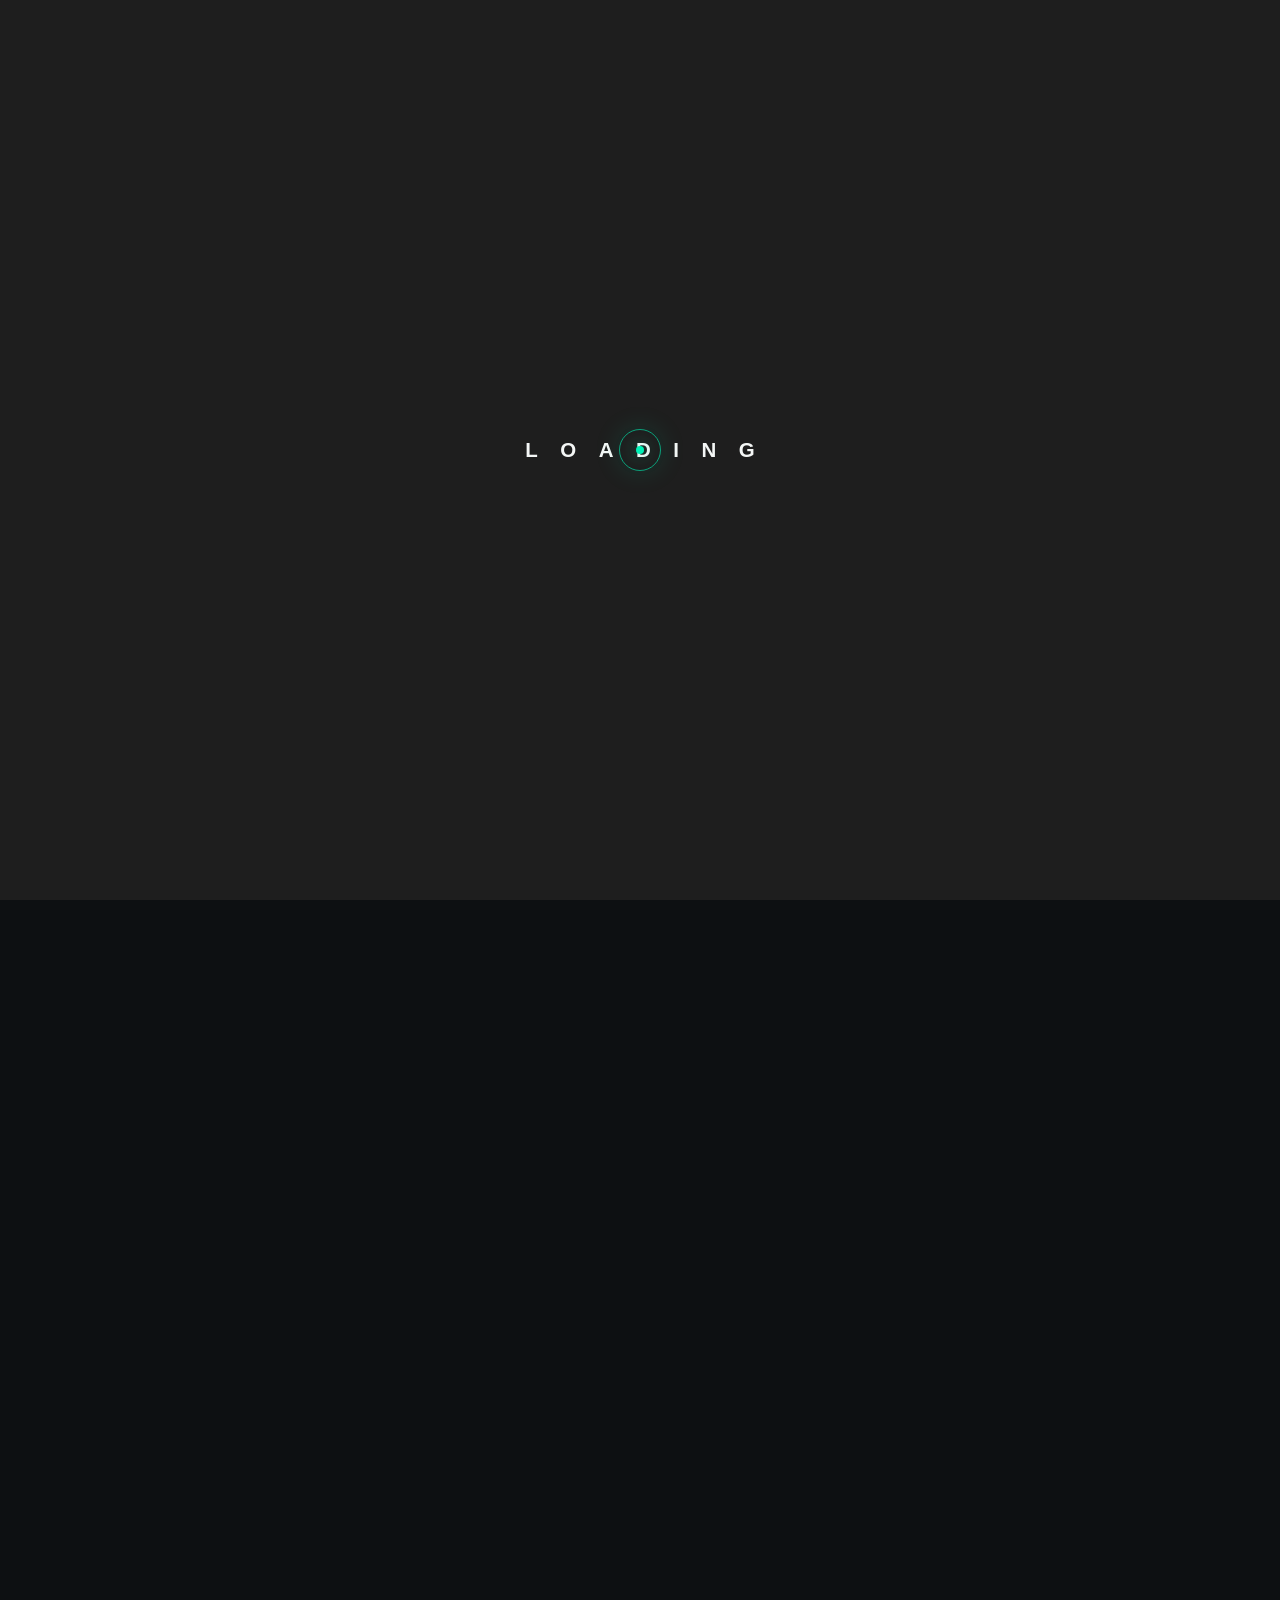
<file: index.html>
<!DOCTYPE html>
<html lang="en">
<head>
  <meta charset="UTF-8">
  <meta name="viewport" content="width=device-width, initial-scale=1.0">
  <title>Stackly Portfolio</title>
  <link rel="stylesheet" href="style.css">
  <link rel="stylesheet" href="final-fixes.css">
</head>
<body>
  <div class="cursor-dot" aria-hidden="true"></div>
  <div class="cursor-ring" aria-hidden="true"></div>
  <header class="site-header" id="home">
    <nav class="navbar" aria-label="Primary navigation">
      <a class="brand" href="index.html" aria-label="Stackly home">
        <span class="brand-mark">S</span>
        <span>STACKLY</span>
      </a>
      <div class="nav-links" id="navLinks">
        <a href="index.html">Home</a>
        <a href="services.html">Services</a>
        <a href="about.html">About</a>
        <a href="contact-us.html">Contact</a>
        <a href="login.html">Login</a>
      </div>
      <a class="nav-cta" href="signup.html">Get Started</a>
      <button class="menu-toggle" id="menuToggle" aria-label="Open menu" aria-expanded="false" aria-controls="menuOverlay">
        <span></span>
        <span></span>
        <span></span>
      </button>
    </nav>

    <div class="menu-overlay" id="menuOverlay" aria-hidden="true">
      <div class="menu-logo brand">
        <span class="brand-mark">S</span>
        <span>STACKLY</span>
      </div>
      <button class="menu-close" id="menuClose" type="button" aria-label="Close menu"></button>
      <div class="menu-word">Menu</div>
      <nav class="menu-panel" aria-label="Full screen navigation">
        <a href="index.html">Home</a>
        <a href="services.html">Services</a>
        <a href="about.html">About</a>
        <a href="contact-us.html">Contact</a>
        <a href="login.html">Login</a>
        <a href="signup.html">Get Started</a>
      </nav>
      <aside class="menu-info">
        <span class="menu-dot"></span>
        <div>
          <h3>Headquarters</h3>
          <p>MMR COMPLEX,<br>SALEM, Tamil Nadu 636008.</p>
        </div>
        <div>
          <h3>Social Media</h3>
          <a href="#">Facebook</a>
          <a href="#">Twitter</a>
          <a href="#">Linked In</a>
          <a href="#">Instagram</a>
        </div>
        <div>
          <h3>Contact Us</h3>
          <a href="mailto:info@thestackly.com">info@thestackly.com</a>
          <a href="tel:+917010792745">+91 70107 92745</a>
        </div>
      </aside>
    </div>

    <section class="hero section-pad">
      <div class="hero-copy">
        <h1>"Empowering businesses with cutting-edge solutions."</h1>
        <p>We are a forward-thinking IT company specializing in innovative technology solutions that drive business transformation. From software development to IT consulting, we deliver tailored services to enhance efficiency, streamline processes, and foster growth for businesses of all sizes.</p>
        <strong>Solutions that power success.</strong>
      </div>
      <div class="hero-art stackly-spin-art" aria-label="Animated Stackly logo"></div>
    </section>
  </header>

  <main>
    <section class="offer section-pad" id="services">
      <p class="eyebrow">Our Specialize</p>
      <div class="rule"></div>
      <h2>What We <span>Offer</span></h2>
      <div class="services-grid">
        <article class="service-card">
          <span class="service-number">01.</span>
          <div class="service-icon triangle" aria-hidden="true"></div>
          <div>
            <h3>UI/UX Design</h3>
            <p>Mobile applications can be built for specific operating systems, such as iOS or Android, or as cross-platform apps that work on multiple platforms.</p>
          </div>
        </article>
        <article class="service-card">
          <span class="service-number">02.</span>
          <div class="service-icon cube" aria-hidden="true"></div>
          <div>
            <h3>Digital Marketing</h3>
            <p>Digital marketing branding design focuses on creating a cohesive brand identity. It combines visual elements, messaging, and strategy to enhance recognition.</p>
          </div>
        </article>
        <article class="service-card">
          <span class="service-number">03.</span>
          <div class="service-icon pyramid" aria-hidden="true"></div>
          <div>
            <h3>Web Developments</h3>
            <p>Developers can deploy hybrid apps across multiple platforms like iOS and Android, saving time and cost compared to building separate native apps.</p>
          </div>
        </article>
        <article class="service-card">
          <span class="service-number">04.</span>
          <div class="service-icon diamond" aria-hidden="true"></div>
          <div>
            <h3>AI and Automation</h3>
            <p>AI enables systems to perform tasks that typically require human cognitive abilities such as learning, problem-solving, and decision-making.</p>
          </div>
        </article>
      </div>
      <a class="view-link" href="404.html">View all <span>&#8599;</span></a>
    </section>

    <section class="about section-pad" id="about">
      <div class="about-copy">
        <p class="eyebrow">Who We Are</p>
        <h2>With vast experience in project management, our team delivers practical expertise.</h2>
        <h3>About Us</h3>
        <p>Founded in 2015, Stackly has grown into one of the leading and most innovative IT companies in the industry. With a team of over 120 talented professionals, we specialize in delivering cutting-edge technology solutions that drive business success. Our commitment to innovation, excellence, and customer satisfaction has positioned us as a trusted partner for businesses seeking to leverage technology for growth and efficiency.</p>
        <strong>Innovating today for a smarter tomorrow.</strong>
      </div>
      <div class="about-media">
        <img src="assets/about.webp" alt="Professional working with a tablet">
        <button class="play-button" type="button" aria-label="Play about video"></button>
      </div>
    </section>

    <section class="marquee" aria-label="Service highlights">
      <div class="marquee-track">
        <span>App Development</span>
        <b>*</b>
        <span>Digital Marketing</span>
        <b>*</b>
        <span>AI Automation</span>
        <b>*</b>
        <span>Web Development</span>
        <b>*</b>
      </div>
    </section>

    <section class="wide-video section-pad">
      <div class="video-frame">
        <img src="assets/video.webp" alt="Office workspace video preview">
        <button class="large-play" type="button" aria-label="Play company video"></button>
      </div>
    </section>

    <section class="skills section-pad">
      <div class="skills-image">
        <img src="assets/skills.webp" alt="Office team member writing at desk">
      </div>
      <div class="skills-copy">
        <p class="eyebrow">Our Skills</p>
        <h2>The ultimate guide to marketing success.</h2>
        <div class="skill-list">
          <div class="skill-item" style="--value:95%">
            <div><span>Web Application</span><span>95%</span></div>
            <i></i>
          </div>
          <div class="skill-item" style="--value:90%">
            <div><span>Mobile Application</span><span>90%</span></div>
            <i></i>
          </div>
          <div class="skill-item" style="--value:92%">
            <div><span>Digital Marketing</span><span>92%</span></div>
            <i></i>
          </div>
          <div class="skill-item" style="--value:88%">
            <div><span>Artificial Intelligent &amp; Real Estate</span><span>88%</span></div>
            <i></i>
          </div>
        </div>
        <a class="view-link" href="404.html">View all <span>&#8599;</span></a>
      </div>
    </section>

    <section class="contact section-pad" id="contact">
      <aside class="contact-card">
        <div class="contact-detail">
          <h3>Whatsapp</h3>
          <a href="tel:+917010792745">+91 70107 92745</a>
        </div>
        <div class="contact-detail">
          <h3>Headquarters</h3>
          <p>MMR COMPLEX, SALEM, Tamil Nadu 636008.</p>
        </div>
        <div class="contact-detail">
          <h3>Email</h3>
          <a href="mailto:info@thestackly.com">info@thestackly.com</a>
        </div>
        <div class="social-row" aria-label="Social links">
          <a href="#" aria-label="Facebook">f</a>
          <a href="#" aria-label="LinkedIn">in</a>
          <a href="#" aria-label="Instagram">ig</a>
          <a href="#" aria-label="Twitter">x</a>
        </div>
      </aside>

      <form class="contact-form">
        <p class="eyebrow">Let's Chat</p>
        <h2>Send a <span>Message</span></h2>
        <div class="field-row">
          <input type="text" name="name" placeholder="Name" aria-label="Name">
          <input type="email" name="email" placeholder="Email" aria-label="Email">
        </div>
        <input type="text" name="subject" placeholder="Subject" aria-label="Subject">
        <textarea name="message" placeholder="Message" aria-label="Message"></textarea>
        <button type="submit">Let's Talk</button>
      </form>
    </section>
  </main>
  <footer class="footer footer-premium">
    <div class="footer-grid">
      <div class="footer-brand-col">
        <a class="brand" href="index.html">
          <span class="brand-mark">S</span>
          <span>STACKLY</span>
        </a>
        <p>Forward-thinking IT solutions for smarter business growth, automation, and digital success.</p>
        <h3>Newsletter</h3>
        <form class="subscribe footer-subscribe" action="404.html">
          <input type="email" name="email" placeholder="Your email..." aria-label="Newsletter email" required>
          <button aria-label="Subscribe">&#8599;</button>
        </form>
        <h3 class="footer-follow-title">Follow Us</h3>
        <div class="footer-social footer-icon-social">
                    <a href="404.html" aria-label="Facebook"><svg viewBox="0 0 24 24" aria-hidden="true"><path d="M15.1 8.1h-2c-.7 0-1 .3-1 1v1.7H15l-.4 3h-2.5V21H9v-7.2H6.8v-3H9V8.7c0-2.5 1.5-3.9 3.8-3.9 1.1 0 2.1.1 2.3.1v3.2z"/></svg></a>
          <a href="404.html" aria-label="Twitter"><svg viewBox="0 0 24 24" aria-hidden="true"><path d="M20.9 7.3v.6c0 6.2-4.7 13.3-13.3 13.3-2.6 0-5.1-.8-7.1-2.1h1.1c2.2 0 4.2-.8 5.8-2-2.1 0-3.8-1.4-4.4-3.2.3.1.6.1.9.1.4 0 .8-.1 1.2-.2-2.2-.4-3.8-2.3-3.8-4.6v-.1c.6.4 1.4.6 2.1.6-1.3-.9-2.1-2.3-2.1-3.8 0-.8.2-1.6.6-2.3 2.3 2.9 5.8 4.8 9.8 5-.1-.4-.1-.7-.1-1.1 0-2.6 2.1-4.7 4.7-4.7 1.3 0 2.6.6 3.4 1.5 1.1-.2 2-.6 2.9-1.1-.4 1.1-1.1 2-2 2.6 1-.1 1.8-.4 2.6-.7-.6.9-1.4 1.6-2.3 2.2z"/></svg></a>
          <a href="404.html" aria-label="Instagram"><svg viewBox="0 0 24 24" aria-hidden="true"><path d="M7.7 3.8h8.6c2.2 0 3.9 1.8 3.9 3.9v8.6c0 2.2-1.8 3.9-3.9 3.9H7.7c-2.2 0-3.9-1.8-3.9-3.9V7.7c0-2.2 1.8-3.9 3.9-3.9zm8.5 2.1H7.8c-1 0-1.9.8-1.9 1.9v8.4c0 1 .8 1.9 1.9 1.9h8.4c1 0 1.9-.8 1.9-1.9V7.8c0-1-.8-1.9-1.9-1.9zM12 8.1a3.9 3.9 0 1 1 0 7.8 3.9 3.9 0 0 1 0-7.8zm0 2.1a1.8 1.8 0 1 0 0 3.6 1.8 1.8 0 0 0 0-3.6zm4.3-2.5a.9.9 0 1 1 0 1.8.9.9 0 0 1 0-1.8z"/></svg></a>
          <a href="404.html" aria-label="LinkedIn"><svg viewBox="0 0 24 24" aria-hidden="true"><path d="M6.6 8.8H3.8V21h2.8V8.8zM5.2 3.8a1.7 1.7 0 1 0 0 3.4 1.7 1.7 0 0 0 0-3.4zm6.6 5H9.1V21h2.7v-6.4c0-1.6.8-2.6 2-2.6 1.2 0 1.7.8 1.7 2.5V21h2.8v-7.1c0-3.3-1.7-5.2-4.2-5.2-1.6 0-2.6.8-3 1.6h-.1l-.1-1.5z"/></svg></a>
          <a href="404.html" aria-label="YouTube"><svg viewBox="0 0 24 24" aria-hidden="true"><path d="M21.6 7.1s-.2-1.5-.9-2.2c-.9-.9-1.9-.9-2.3-1C15.2 3.7 12 3.7 12 3.7s-3.2 0-6.4.2c-.4.1-1.4.1-2.3 1-.7.7-.9 2.2-.9 2.2S2.2 8.8 2.2 10.5v1.6c0 1.7.2 3.4.2 3.4s.2 1.5.9 2.2c.9.9 2.1.9 2.6 1 1.9.2 6.1.2 6.1.2s3.2 0 6.4-.2c.4-.1 1.4-.1 2.3-1 .7-.7.9-2.2.9-2.2s.2-1.7.2-3.4v-1.6c0-1.7-.2-3.4-.2-3.4zM9.9 14.2V8.5l5.5 2.9-5.5 2.8z"/></svg></a>
        </div>
      </div>
      <div class="footer-col">
        <h3>Quick Links</h3>
        <a href="index.html">Home</a>
        <a href="about.html">About</a>
        <a href="services.html">Services</a>
        <a href="contact-us.html">Contact</a>
        <a href="login.html">Login</a>
      </div>
      <div class="footer-col">
        <h3>Services</h3>
        <a href="services.html">Web Application</a>
        <a href="services.html">UI/UX Design</a>
        <a href="services.html">Digital Marketing</a>
        <a href="services.html">AI Automation</a>
        <a href="services.html">Data Insights</a>
      </div>
      <div class="footer-col footer-contact-col">
        <h3>Find Us</h3>
        <p>MMR Complex, Salem, Tamil Nadu 636008</p>
        <a href="tel:+917010792745">+91 70107 92745</a>
        <a href="mailto:info@thestackly.com">info@thestackly.com</a>
        <p>Mon-Sat: 9am-6pm</p>
      </div>
    </div>
    <div class="footer-bottom">
      <p>&copy; 2026 <span>Stackly</span>. All rights reserved.</p>
      <div><a href="404.html">Privacy Policy</a><a href="404.html">Terms of Use</a></div>
    </div>
  </footer>

  <button class="scroll-top" id="scrollTop" aria-label="Scroll to top">&#708;</button>
  <script src="script.js"></script>
</body>
</html>
</file>
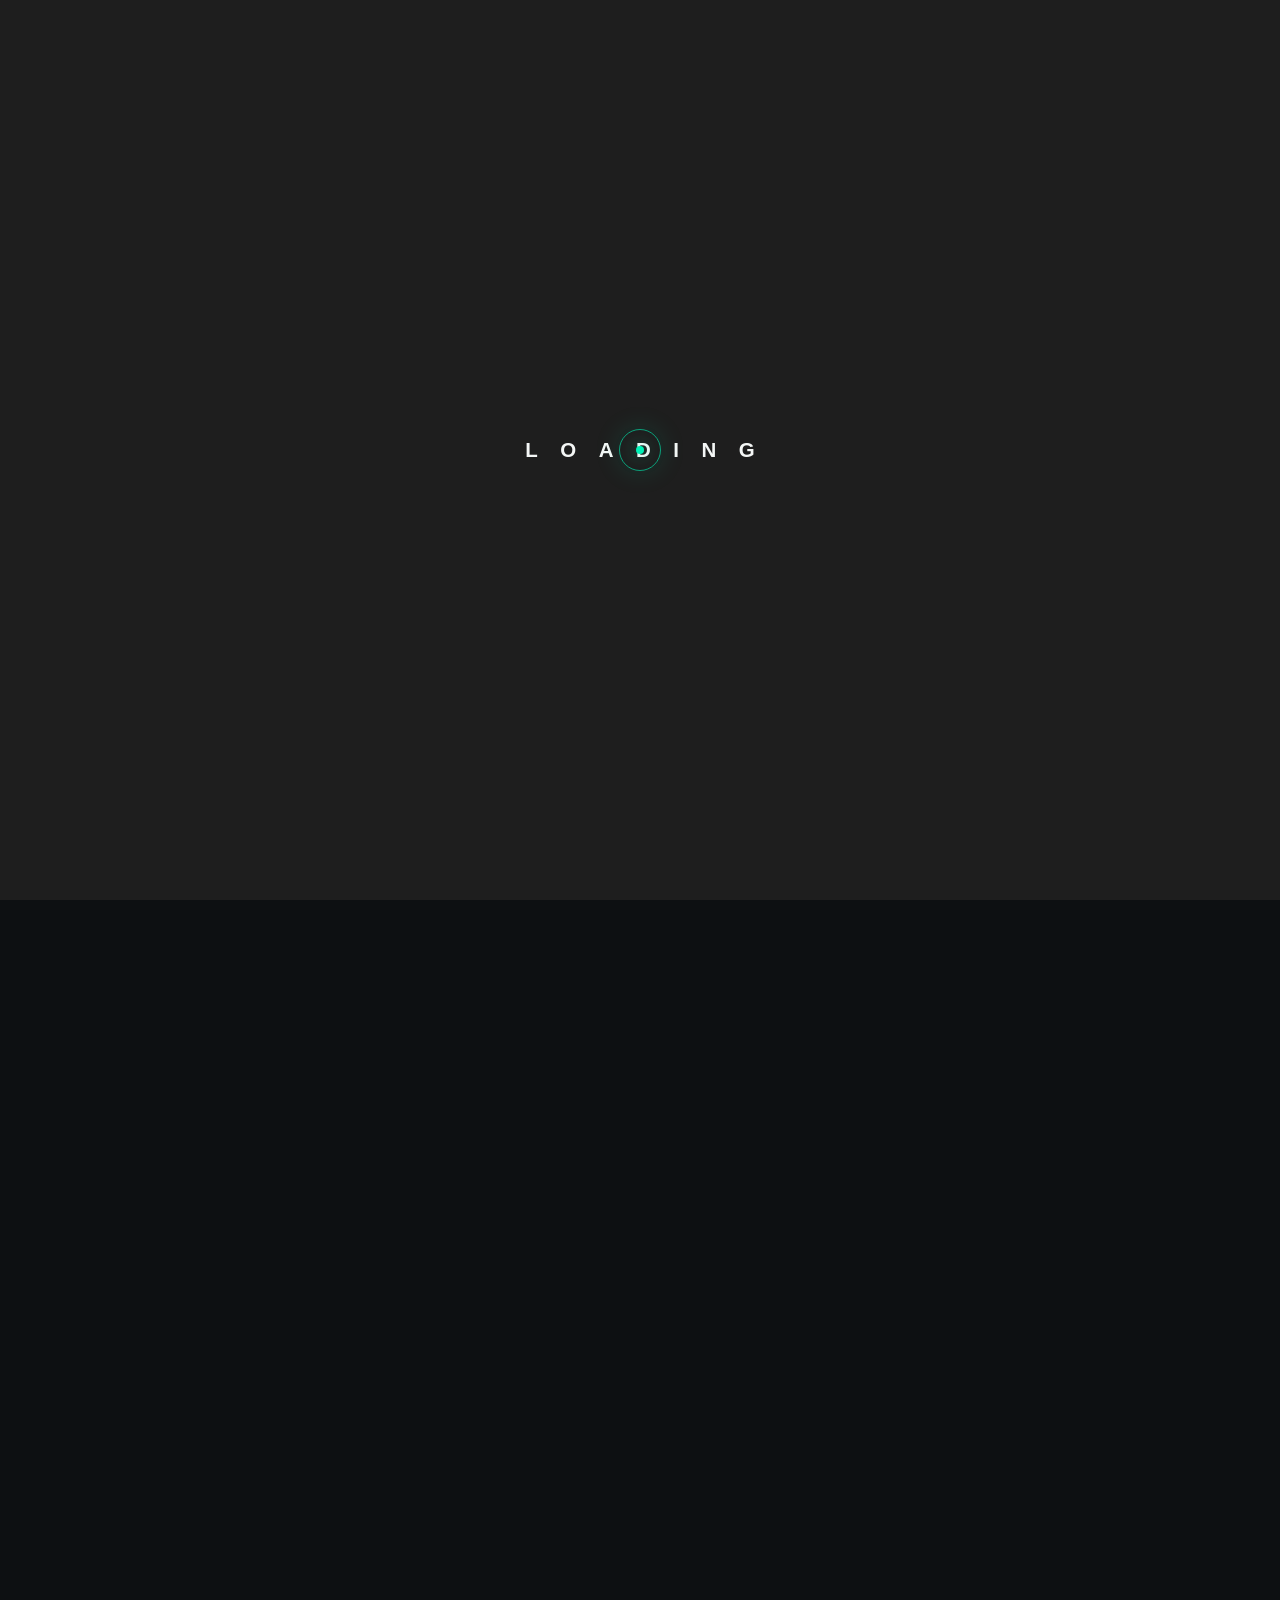
<file: about.html>
<!DOCTYPE html>
<html lang="en">
<head>
  <meta charset="UTF-8">
  <meta name="viewport" content="width=device-width, initial-scale=1.0">
  <title>About - Stackly</title>
  <link rel="stylesheet" href="style.css">
  <link rel="stylesheet" href="final-fixes.css">
</head>
<body>
  <div class="cursor-dot" aria-hidden="true"></div>
  <div class="cursor-ring" aria-hidden="true"></div>
  <header class="site-header inner-header">
    <nav class="navbar" aria-label="Primary navigation">
      <a class="brand" href="index.html" aria-label="Stackly home"><span class="brand-mark">S</span><span>STACKLY</span></a>
      <div class="nav-links" id="navLinks"><a href="index.html">Home</a><a href="services.html">Services</a><a href="about.html">About</a><a href="contact-us.html">Contact</a>
        <a href="login.html">Login</a></div>
      <a class="nav-cta" href="signup.html">Get Started</a>
      <button class="menu-toggle" id="menuToggle" aria-label="Open menu" aria-expanded="false" aria-controls="menuOverlay"><span></span><span></span><span></span></button>
    </nav>
    <div class="menu-overlay" id="menuOverlay" aria-hidden="true">
      <div class="menu-logo brand"><span class="brand-mark">S</span><span>STACKLY</span></div>
      <button class="menu-close" id="menuClose" type="button" aria-label="Close menu"></button>
      <div class="menu-word">Menu</div>
      <nav class="menu-panel" aria-label="Full screen navigation"><a href="index.html">Home</a><a href="services.html">Services</a><a href="about.html">About</a><a href="contact-us.html">Contact</a>
        <a href="login.html">Login</a><a href="signup.html">Get Started</a></nav>
      <aside class="menu-info">
        <span class="menu-dot"></span>
        <div><h3>Headquarters</h3><p>MMR COMPLEX,<br>SALEM, Tamil Nadu 636008.</p></div>
        <div><h3>Social Media</h3><a href="#">Facebook</a><a href="#">Twitter</a><a href="#">Linked In</a><a href="#">Instagram</a></div>
        <div><h3>Contact Us</h3><a href="mailto:info@thestackly.com">info@thestackly.com</a><a href="tel:+917010792745">+91 70107 92745</a></div>
      </aside>
    </div>
    <section class="about-page-hero section-pad">
      <h1>About Us.</h1>
      <div class="breadcrumb">
        <a href="index.html">Home</a>
        <span>|</span>
        <strong>About Us</strong>
      </div>
    </section>
  </header>

  <main>
    <section class="about-wide-media">
      <img src="assets/about-wide.webp" alt="Professional working from home with tablet">
    </section>

    <section class="about-company section-pad">
      <p class="eyebrow">About Company</p>
      <div class="about-company-grid">
        <img src="assets/about.webp" alt="Professional using a tablet">
        <div>
          <p class="lead">Stackly is a powerful platform that streamlines workflow, enhances efficiency, and drives digital success. It offers a user-friendly experience with seamless integration, making it an essential tool for businesses and individuals looking to optimize their online operations.</p>
          <p>Founded in 2015, Stackly has grown into one of the leading and most innovative IT companies in the industry. With a team of over 120 talented professionals, we specialize in delivering cutting-edge technology solutions that drive business success. Our commitment to innovation, excellence, and customer satisfaction has positioned us as a trusted partner for businesses seeking to leverage technology for growth and efficiency.</p>
        </div>
      </div>
    </section>

    <section class="about-marquee" aria-label="Company values">
      <div class="about-marquee-track">
        <em>Continuous Learning</em><b>*</b><span>Trust</span><b>*</b><em>Innovation</em><b>*</b><span>Support</span><b>*</b>
      </div>
    </section>

    <section class="mission-grid">
      <article class="mission-text mission-one">
        <span>1.</span>
        <h2>Our Mission</h2>
        <p>Our mission is simple-create tools that solve real problems. With a strong focus on innovation, reliability, and user satisfaction, we aim to enhance your experience, whether you're an individual or part of a growing business.</p>
      </article>
      <article class="mission-image"><img src="assets/video.webp" alt="Team collaboration in office"></article>
      <article class="mission-text mission-two">
        <span>2.</span>
        <h2>Our Vision</h2>
        <p>We envision a future where technology serves as an enabler for creativity and productivity. Stackly strives to be a leader in providing smart, scalable, and user-friendly tools that cater to diverse user needs.</p>
      </article>
      <article class="mission-image mission-image-wide"><img src="assets/skills.webp" alt="Team member working at a desk"></article>
      <article class="mission-text mission-three">
        <span>3.</span>
        <h2>Why Us?</h2>
        <p>Our team brings a wealth of experience and knowledge to every project. We prioritize your needs and goals to deliver solutions that truly add value. We stick to deadlines and offer ongoing support to keep your digital presence thriving.</p>
      </article>
      <article class="mission-image mission-why-image"><img src="assets/about.webp" alt="Team planning digital strategy"></article>
    </section>

    <section class="testimonial-band about-testimonial">
      <div class="testimonial-heading">
        <h2>What<br>People <span>Say?</span></h2>
      </div>
      <div class="testimonial-card">
        <div class="client-avatar" aria-hidden="true"></div>
        <div class="quote-area">
          <p>"Stackly transformed the way I manage my campaigns. The automation features saved me countless hours!"</p>
          <div class="quote-bottom">
            <div><strong>Joe Davis</strong><span>CEO</span></div>
            <div class="stars" aria-label="Five star rating">★★★★★</div>
          </div>
        </div>
      </div>
    </section>
  </main>
  <footer class="footer footer-premium">
    <div class="footer-grid">
      <div class="footer-brand-col">
        <a class="brand" href="index.html">
          <span class="brand-mark">S</span>
          <span>STACKLY</span>
        </a>
        <p>Forward-thinking IT solutions for smarter business growth, automation, and digital success.</p>
        <h3>Newsletter</h3>
        <form class="subscribe footer-subscribe" action="404.html">
          <input type="email" name="email" placeholder="Your email..." aria-label="Newsletter email" required>
          <button aria-label="Subscribe">&#8599;</button>
        </form>
        <h3 class="footer-follow-title">Follow Us</h3>
        <div class="footer-social footer-icon-social">
                    <a href="404.html" aria-label="Facebook"><svg viewBox="0 0 24 24" aria-hidden="true"><path d="M15.1 8.1h-2c-.7 0-1 .3-1 1v1.7H15l-.4 3h-2.5V21H9v-7.2H6.8v-3H9V8.7c0-2.5 1.5-3.9 3.8-3.9 1.1 0 2.1.1 2.3.1v3.2z"/></svg></a>
          <a href="404.html" aria-label="Twitter"><svg viewBox="0 0 24 24" aria-hidden="true"><path d="M20.9 7.3v.6c0 6.2-4.7 13.3-13.3 13.3-2.6 0-5.1-.8-7.1-2.1h1.1c2.2 0 4.2-.8 5.8-2-2.1 0-3.8-1.4-4.4-3.2.3.1.6.1.9.1.4 0 .8-.1 1.2-.2-2.2-.4-3.8-2.3-3.8-4.6v-.1c.6.4 1.4.6 2.1.6-1.3-.9-2.1-2.3-2.1-3.8 0-.8.2-1.6.6-2.3 2.3 2.9 5.8 4.8 9.8 5-.1-.4-.1-.7-.1-1.1 0-2.6 2.1-4.7 4.7-4.7 1.3 0 2.6.6 3.4 1.5 1.1-.2 2-.6 2.9-1.1-.4 1.1-1.1 2-2 2.6 1-.1 1.8-.4 2.6-.7-.6.9-1.4 1.6-2.3 2.2z"/></svg></a>
          <a href="404.html" aria-label="Instagram"><svg viewBox="0 0 24 24" aria-hidden="true"><path d="M7.7 3.8h8.6c2.2 0 3.9 1.8 3.9 3.9v8.6c0 2.2-1.8 3.9-3.9 3.9H7.7c-2.2 0-3.9-1.8-3.9-3.9V7.7c0-2.2 1.8-3.9 3.9-3.9zm8.5 2.1H7.8c-1 0-1.9.8-1.9 1.9v8.4c0 1 .8 1.9 1.9 1.9h8.4c1 0 1.9-.8 1.9-1.9V7.8c0-1-.8-1.9-1.9-1.9zM12 8.1a3.9 3.9 0 1 1 0 7.8 3.9 3.9 0 0 1 0-7.8zm0 2.1a1.8 1.8 0 1 0 0 3.6 1.8 1.8 0 0 0 0-3.6zm4.3-2.5a.9.9 0 1 1 0 1.8.9.9 0 0 1 0-1.8z"/></svg></a>
          <a href="404.html" aria-label="LinkedIn"><svg viewBox="0 0 24 24" aria-hidden="true"><path d="M6.6 8.8H3.8V21h2.8V8.8zM5.2 3.8a1.7 1.7 0 1 0 0 3.4 1.7 1.7 0 0 0 0-3.4zm6.6 5H9.1V21h2.7v-6.4c0-1.6.8-2.6 2-2.6 1.2 0 1.7.8 1.7 2.5V21h2.8v-7.1c0-3.3-1.7-5.2-4.2-5.2-1.6 0-2.6.8-3 1.6h-.1l-.1-1.5z"/></svg></a>
          <a href="404.html" aria-label="YouTube"><svg viewBox="0 0 24 24" aria-hidden="true"><path d="M21.6 7.1s-.2-1.5-.9-2.2c-.9-.9-1.9-.9-2.3-1C15.2 3.7 12 3.7 12 3.7s-3.2 0-6.4.2c-.4.1-1.4.1-2.3 1-.7.7-.9 2.2-.9 2.2S2.2 8.8 2.2 10.5v1.6c0 1.7.2 3.4.2 3.4s.2 1.5.9 2.2c.9.9 2.1.9 2.6 1 1.9.2 6.1.2 6.1.2s3.2 0 6.4-.2c.4-.1 1.4-.1 2.3-1 .7-.7.9-2.2.9-2.2s.2-1.7.2-3.4v-1.6c0-1.7-.2-3.4-.2-3.4zM9.9 14.2V8.5l5.5 2.9-5.5 2.8z"/></svg></a>
        </div>
      </div>
      <div class="footer-col">
        <h3>Quick Links</h3>
        <a href="index.html">Home</a>
        <a href="about.html">About</a>
        <a href="services.html">Services</a>
        <a href="contact-us.html">Contact</a>
        <a href="login.html">Login</a>
      </div>
      <div class="footer-col">
        <h3>Services</h3>
        <a href="services.html">Web Application</a>
        <a href="services.html">UI/UX Design</a>
        <a href="services.html">Digital Marketing</a>
        <a href="services.html">AI Automation</a>
        <a href="services.html">Data Insights</a>
      </div>
      <div class="footer-col footer-contact-col">
        <h3>Find Us</h3>
        <p>MMR Complex, Salem, Tamil Nadu 636008</p>
        <a href="tel:+917010792745">+91 70107 92745</a>
        <a href="mailto:info@thestackly.com">info@thestackly.com</a>
        <p>Mon-Sat: 9am-6pm</p>
      </div>
    </div>
    <div class="footer-bottom">
      <p>&copy; 2026 <span>Stackly</span>. All rights reserved.</p>
      <div><a href="404.html">Privacy Policy</a><a href="404.html">Terms of Use</a></div>
    </div>
  </footer>
  <button class="scroll-top" id="scrollTop" aria-label="Scroll to top">&#708;</button>
  <script src="script.js"></script>
</body>
</html>
</file>
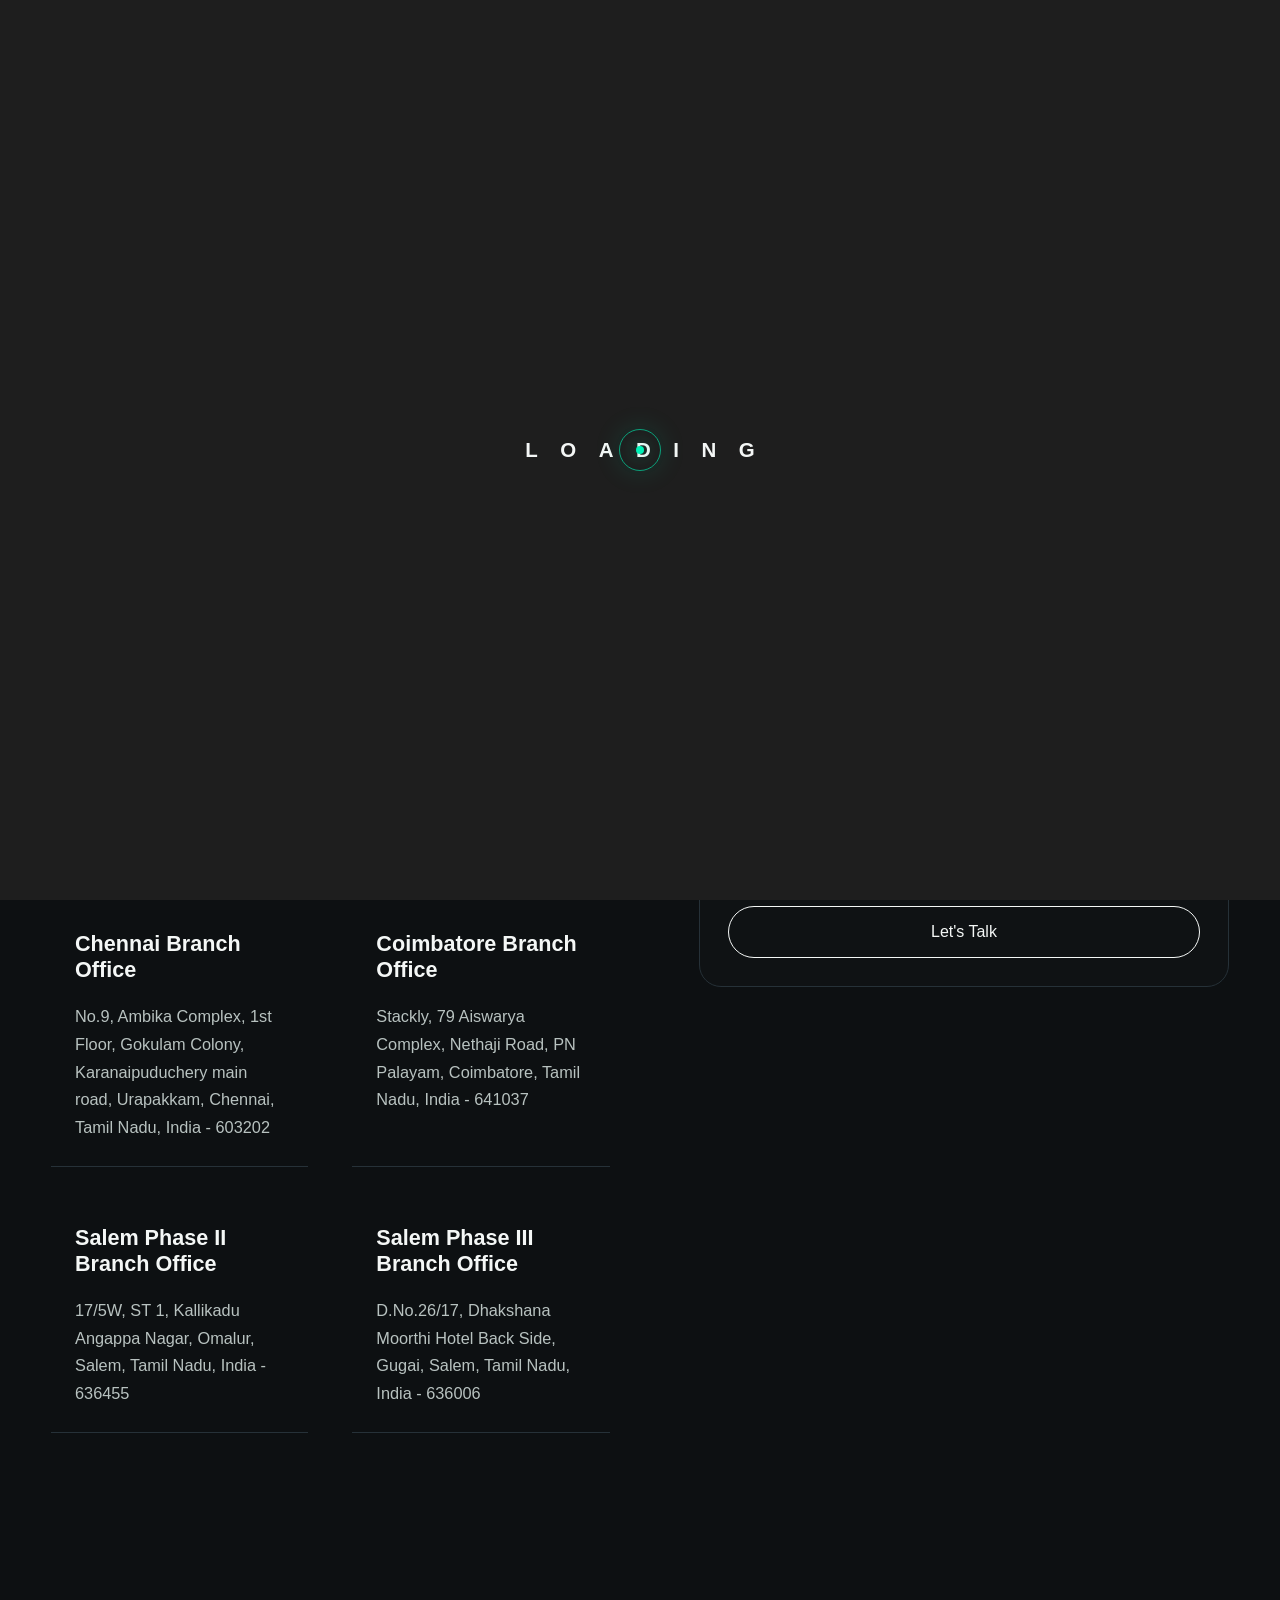
<file: contact-us.html>
<!DOCTYPE html>
<html lang="en">
<head>
  <meta charset="UTF-8">
  <meta name="viewport" content="width=device-width, initial-scale=1.0">
  <title>Contact Us - Stackly</title>
  <link rel="stylesheet" href="style.css">
  <link rel="stylesheet" href="final-fixes.css">
</head>
<body>
  <div class="cursor-dot" aria-hidden="true"></div>
  <div class="cursor-ring" aria-hidden="true"></div>
  <header class="site-header inner-header">
    <nav class="navbar" aria-label="Primary navigation">
      <a class="brand" href="index.html" aria-label="Stackly home"><span class="brand-mark">S</span><span>STACKLY</span></a>
      <div class="nav-links" id="navLinks"><a href="index.html">Home</a><a href="services.html">Services</a><a href="about.html">About</a><a href="contact-us.html">Contact</a>
        <a href="login.html">Login</a></div>
      <a class="nav-cta" href="signup.html">Get Started</a>
      <button class="menu-toggle" id="menuToggle" aria-label="Open menu" aria-expanded="false" aria-controls="menuOverlay"><span></span><span></span><span></span></button>
    </nav>
    <div class="menu-overlay" id="menuOverlay" aria-hidden="true">
      <div class="menu-logo brand"><span class="brand-mark">S</span><span>STACKLY</span></div>
      <button class="menu-close" id="menuClose" type="button" aria-label="Close menu"></button>
      <div class="menu-word">Menu</div>
      <nav class="menu-panel" aria-label="Full screen navigation"><a href="index.html">Home</a><a href="services.html">Services</a><a href="about.html">About</a><a href="contact-us.html">Contact</a>
        <a href="login.html">Login</a><a href="signup.html">Get Started</a></nav>
      <aside class="menu-info">
        <span class="menu-dot"></span>
        <div><h3>Headquarters</h3><p>MMR COMPLEX,<br>SALEM, Tamil Nadu 636008.</p></div>
        <div><h3>Social Media</h3><a href="404.html">Facebook</a><a href="404.html">Twitter</a><a href="404.html">Linked In</a><a href="404.html">Instagram</a></div>
        <div><h3>Contact Us</h3><a href="mailto:info@thestackly.com">info@thestackly.com</a><a href="tel:+917010792745">+91 70107 92745</a></div>
      </aside>
    </div>
    <section class="contact-hero section-pad">
      <h1>Contact Us.</h1>
      <div class="breadcrumb">
        <a href="index.html">Home</a>
        <span>|</span>
        <strong>Contact</strong>
      </div>
    </section>
  </header>

  <main>
    <section class="contact-branches section-pad">
      <h2>Let's Make Your<br><span>Brand Brilliant!</span></h2>
      <p class="contact-intro">If you would like to work with us or just want to get in touch, we'd love to hear from you!</p>
      <div class="contact-layout">
        <div class="branch-grid">
          <article class="branch-card branch-card-wide">
            <h3>Headquarters</h3>
            <p>MMR Complex, Chinna Thirupathi, near Chinna Muniyappan Kovil, Salem, Tamil Nadu 636008</p>
          </article>
          <article class="branch-card">
            <h3>Bengaluru Branch Office</h3>
            <p>Begur, Bengaluru, Karnataka - 560068</p>
          </article>
          <article class="branch-card">
            <h3>Hyderabad Branch Office</h3>
            <p>Madhapur, Beside YSR statue, Hyderabad, Telangana - 500081</p>
          </article>
          <article class="branch-card">
            <h3>Chennai Branch Office</h3>
            <p>No.9, Ambika Complex, 1st Floor, Gokulam Colony, Karanaipuduchery main road, Urapakkam, Chennai, Tamil Nadu, India - 603202</p>
          </article>
          <article class="branch-card">
            <h3>Coimbatore Branch Office</h3>
            <p>Stackly, 79 Aiswarya Complex, Nethaji Road, PN Palayam, Coimbatore, Tamil Nadu, India - 641037</p>
          </article>
          <article class="branch-card">
            <h3>Salem Phase II Branch Office</h3>
            <p>17/5W, ST 1, Kallikadu Angappa Nagar, Omalur, Salem, Tamil Nadu, India - 636455</p>
          </article>
          <article class="branch-card">
            <h3>Salem Phase III Branch Office</h3>
            <p>D.No.26/17, Dhakshana Moorthi Hotel Back Side, Gugai, Salem, Tamil Nadu, India - 636006</p>
          </article>
        </div>

        <form class="contact-form">
          <p class="eyebrow">Let's Chat</p>
          <h2>Send a <span>Message</span></h2>
          <div class="field-row"><input type="text" name="name" placeholder="Name" aria-label="Name"><input type="email" name="email" placeholder="Email" aria-label="Email"></div>
          <input type="text" name="subject" placeholder="Subject" aria-label="Subject">
          <textarea name="message" placeholder="Message" aria-label="Message"></textarea>
          <button type="submit">Let's Talk</button>
        </form>
      </div>
    </section>

    <section class="map-section section-pad">
      <p class="eyebrow">Find Us</p>
      <div class="map-frame">
        <iframe title="Stackly Salem company location map" src="https://www.google.com/maps?q=Stackly%20Salem%20Tamil%20Nadu&output=embed" loading="lazy" referrerpolicy="no-referrer-when-downgrade"></iframe>
      </div>
    </section>
  </main>
  <footer class="footer footer-premium">
    <div class="footer-grid">
      <div class="footer-brand-col">
        <a class="brand" href="index.html">
          <span class="brand-mark">S</span>
          <span>STACKLY</span>
        </a>
        <p>Forward-thinking IT solutions for smarter business growth, automation, and digital success.</p>
        <h3>Newsletter</h3>
        <form class="subscribe footer-subscribe" action="404.html">
          <input type="email" name="email" placeholder="Your email..." aria-label="Newsletter email" required>
          <button aria-label="Subscribe">&#8599;</button>
        </form>
        <h3 class="footer-follow-title">Follow Us</h3>
        <div class="footer-social footer-icon-social">
                    <a href="404.html" aria-label="Facebook"><svg viewBox="0 0 24 24" aria-hidden="true"><path d="M15.1 8.1h-2c-.7 0-1 .3-1 1v1.7H15l-.4 3h-2.5V21H9v-7.2H6.8v-3H9V8.7c0-2.5 1.5-3.9 3.8-3.9 1.1 0 2.1.1 2.3.1v3.2z"/></svg></a>
          <a href="404.html" aria-label="Twitter"><svg viewBox="0 0 24 24" aria-hidden="true"><path d="M20.9 7.3v.6c0 6.2-4.7 13.3-13.3 13.3-2.6 0-5.1-.8-7.1-2.1h1.1c2.2 0 4.2-.8 5.8-2-2.1 0-3.8-1.4-4.4-3.2.3.1.6.1.9.1.4 0 .8-.1 1.2-.2-2.2-.4-3.8-2.3-3.8-4.6v-.1c.6.4 1.4.6 2.1.6-1.3-.9-2.1-2.3-2.1-3.8 0-.8.2-1.6.6-2.3 2.3 2.9 5.8 4.8 9.8 5-.1-.4-.1-.7-.1-1.1 0-2.6 2.1-4.7 4.7-4.7 1.3 0 2.6.6 3.4 1.5 1.1-.2 2-.6 2.9-1.1-.4 1.1-1.1 2-2 2.6 1-.1 1.8-.4 2.6-.7-.6.9-1.4 1.6-2.3 2.2z"/></svg></a>
          <a href="404.html" aria-label="Instagram"><svg viewBox="0 0 24 24" aria-hidden="true"><path d="M7.7 3.8h8.6c2.2 0 3.9 1.8 3.9 3.9v8.6c0 2.2-1.8 3.9-3.9 3.9H7.7c-2.2 0-3.9-1.8-3.9-3.9V7.7c0-2.2 1.8-3.9 3.9-3.9zm8.5 2.1H7.8c-1 0-1.9.8-1.9 1.9v8.4c0 1 .8 1.9 1.9 1.9h8.4c1 0 1.9-.8 1.9-1.9V7.8c0-1-.8-1.9-1.9-1.9zM12 8.1a3.9 3.9 0 1 1 0 7.8 3.9 3.9 0 0 1 0-7.8zm0 2.1a1.8 1.8 0 1 0 0 3.6 1.8 1.8 0 0 0 0-3.6zm4.3-2.5a.9.9 0 1 1 0 1.8.9.9 0 0 1 0-1.8z"/></svg></a>
          <a href="404.html" aria-label="LinkedIn"><svg viewBox="0 0 24 24" aria-hidden="true"><path d="M6.6 8.8H3.8V21h2.8V8.8zM5.2 3.8a1.7 1.7 0 1 0 0 3.4 1.7 1.7 0 0 0 0-3.4zm6.6 5H9.1V21h2.7v-6.4c0-1.6.8-2.6 2-2.6 1.2 0 1.7.8 1.7 2.5V21h2.8v-7.1c0-3.3-1.7-5.2-4.2-5.2-1.6 0-2.6.8-3 1.6h-.1l-.1-1.5z"/></svg></a>
          <a href="404.html" aria-label="YouTube"><svg viewBox="0 0 24 24" aria-hidden="true"><path d="M21.6 7.1s-.2-1.5-.9-2.2c-.9-.9-1.9-.9-2.3-1C15.2 3.7 12 3.7 12 3.7s-3.2 0-6.4.2c-.4.1-1.4.1-2.3 1-.7.7-.9 2.2-.9 2.2S2.2 8.8 2.2 10.5v1.6c0 1.7.2 3.4.2 3.4s.2 1.5.9 2.2c.9.9 2.1.9 2.6 1 1.9.2 6.1.2 6.1.2s3.2 0 6.4-.2c.4-.1 1.4-.1 2.3-1 .7-.7.9-2.2.9-2.2s.2-1.7.2-3.4v-1.6c0-1.7-.2-3.4-.2-3.4zM9.9 14.2V8.5l5.5 2.9-5.5 2.8z"/></svg></a>
        </div>
      </div>
      <div class="footer-col">
        <h3>Quick Links</h3>
        <a href="index.html">Home</a>
        <a href="about.html">About</a>
        <a href="services.html">Services</a>
        <a href="contact-us.html">Contact</a>
        <a href="login.html">Login</a>
      </div>
      <div class="footer-col">
        <h3>Services</h3>
        <a href="services.html">Web Application</a>
        <a href="services.html">UI/UX Design</a>
        <a href="services.html">Digital Marketing</a>
        <a href="services.html">AI Automation</a>
        <a href="services.html">Data Insights</a>
      </div>
      <div class="footer-col footer-contact-col">
        <h3>Find Us</h3>
        <p>MMR Complex, Salem, Tamil Nadu 636008</p>
        <a href="tel:+917010792745">+91 70107 92745</a>
        <a href="mailto:info@thestackly.com">info@thestackly.com</a>
        <p>Mon-Sat: 9am-6pm</p>
      </div>
    </div>
    <div class="footer-bottom">
      <p>&copy; 2026 <span>Stackly</span>. All rights reserved.</p>
      <div><a href="404.html">Privacy Policy</a><a href="404.html">Terms of Use</a></div>
    </div>
  </footer>
  <button class="scroll-top" id="scrollTop" aria-label="Scroll to top">&#708;</button>
  <script src="script.js"></script>
</body>
</html>
</file>
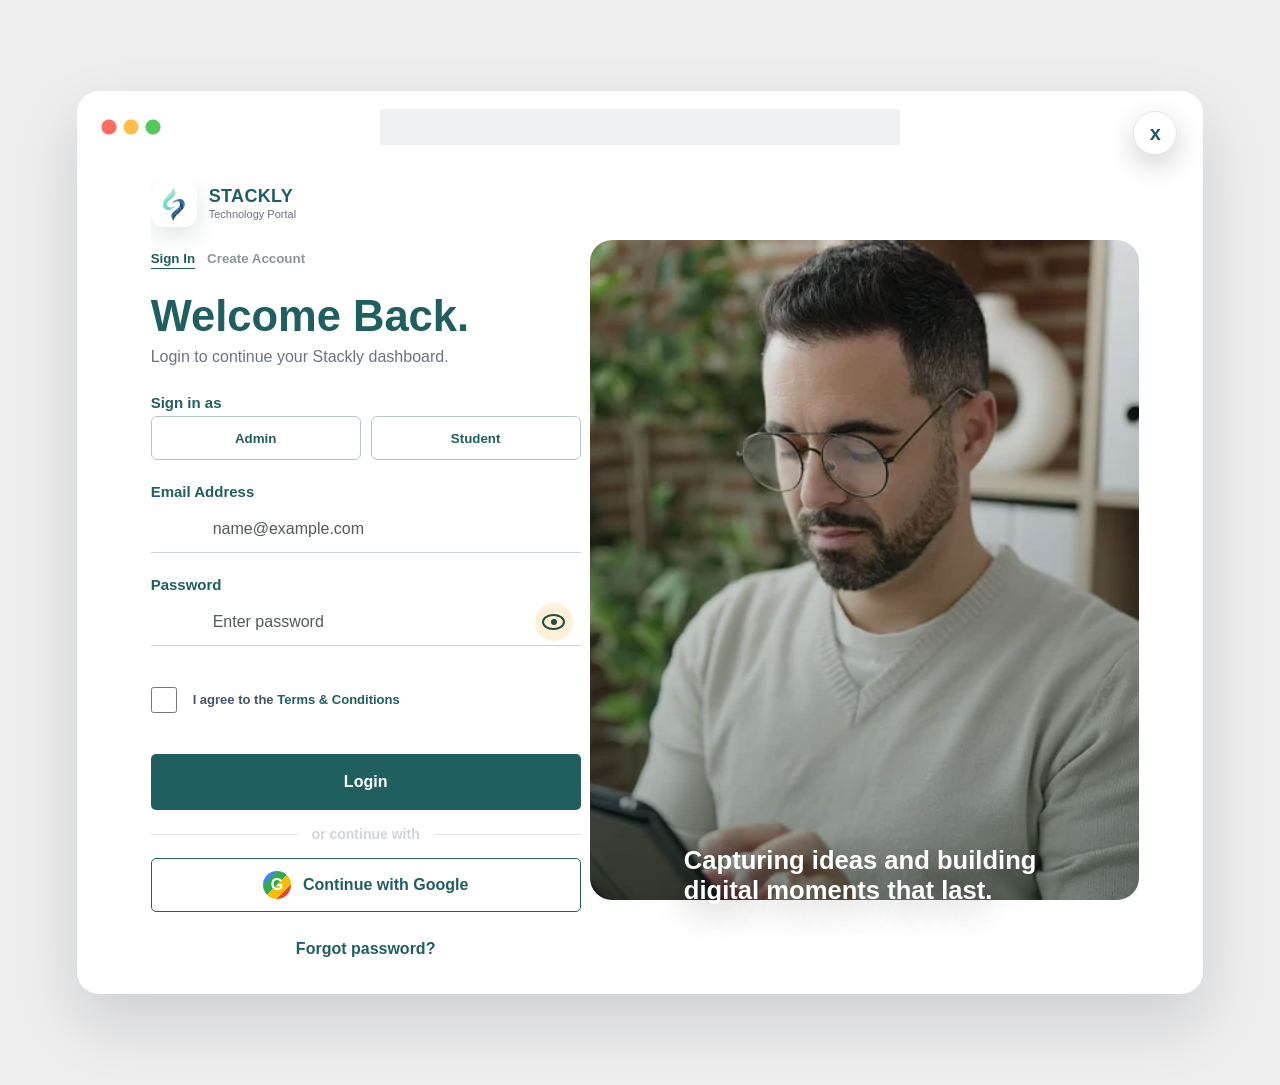
<file: login.html>
<!DOCTYPE html>
<html lang="en">
<head>
  <meta charset="UTF-8">
  <meta name="viewport" content="width=device-width, initial-scale=1.0">
  <title>Login - Stackly</title>
  <link rel="stylesheet" href="auth.css">
</head>
<body data-auth-start="login">
  <main class="auth-overlay show">
    <div class="auth-card clean-auth-card premium-split-auth">
      <a class="auth-close" href="index.html" aria-label="Close">x</a>
      <div class="auth-left-panel">
        <a class="auth-brand auth-brand-center" href="index.html" aria-label="Stackly home">
          <img src="assets/stackly-logo.svg" alt="Stackly logo">
          <div><b>STACKLY</b><span>Technology Portal</span></div>
        </a>
        <div class="auth-left-copy">
          <p class="eyebrow">Stackly Access Portal</p>
          <h2>Connect admins and students in one trusted place.</h2>
          <p>Continue to your secure Stackly dashboard with role based access, clean workflow, and focused information.</p>
        </div>
        <div class="auth-feature-list">
          <div><span>01</span><b>Admin control</b><small>Manage users, reports, projects, and system activity.</small></div>
          <div><span>02</span><b>Student access</b><small>Track courses, schedules, analytics, and learning progress.</small></div>
          <div><span>03</span><b>Secure flow</b><small>Validated email and password controls keep access reliable.</small></div>
          <div><span>04</span><b>Focused dashboard</b><small>Each role opens the matching dashboard experience.</small></div>
          <div><span>05</span><b>Premium UI</b><small>Simple forms, clear states, and responsive screens.</small></div>
        </div>
        <div class="auth-impact-strip">
          <div><b>2</b><span>Roles</span></div>
          <div><b>100%</b><span>Responsive</span></div>
          <div><b>24/7</b><span>Access</span></div>
        </div>
        <div class="auth-note-card">
          <p>"Every login connects the right user to the right workspace."</p>
          <span>Stackly Portal Team</span>
        </div>
      </div>
      <div class="auth-right-panel">
        <a class="auth-mobile-brand auth-brand" href="index.html" aria-label="Stackly home">
          <img src="assets/stackly-logo.svg" alt="Stackly logo">
          <div><b>STACKLY</b><span>Technology Portal</span></div>
        </a>
        <div class="auth-toggle-tabs" role="tablist" aria-label="Authentication mode">
          <button type="button" class="auth-tab active" id="tabLogin">Sign In</button>
          <button type="button" class="auth-tab" id="tabSignup">Create Account</button>
        </div>

        <div id="loginPanel">
          <h2>Welcome Back</h2>
          <p>Login to continue your Stackly dashboard.</p>
          <form class="auth-form premium-auth-form" id="loginForm" novalidate>
            <label class="auth-field role-field"><span>Sign in as</span><div class="field-shell select-shell"><i>Role</i><select id="loginRole" required>
              <option value="" selected>Select Role</option>
              <option value="admin">Admin</option>
              <option value="student">Student</option>
            </select></div><div class="mobile-role-options" data-select="loginRole"><button type="button" data-role="admin">Admin</button><button type="button" data-role="student">Student</button></div><small class="field-error"></small></label>
            <label class="auth-field"><span>Email Address</span><div class="field-shell"><i>@</i><input id="loginEmail" type="email" placeholder="name@example.com" required></div><small class="field-error"></small></label>
            <label class="auth-field"><span>Password</span><div class="field-shell password-wrap"><i>Lock</i><input id="loginPassword" type="password" placeholder="Enter password" required><button type="button" class="eye-toggle" aria-label="Show password"><span class="sr-only">Show password</span></button></div><small class="field-error"></small></label>
            <label class="terms auth-terms"><input type="checkbox" required><span>I agree to the <a href="404.html">Terms & Conditions</a></span><small class="field-error"></small></label>
            <button class="btn full auth-submit" type="submit"><span>Login</span></button>
          </form>
          <div class="auth-divider"><span>or continue with</span></div>
          <a class="google-btn" href="404.html" aria-label="Continue with Google"><span class="google-g">G</span><span>Continue with Google</span></a>
          <div class="auth-actions single-action"><a href="404.html">Forgot password?</a></div>
          <div class="auth-message" id="loginMsg" role="alert"></div>
        </div>

        <div id="signupPanel" style="display:none">
          <h2>Create Account</h2>
          <p>Signup and continue to login.</p>
          <form class="auth-form premium-auth-form" id="signupForm" novalidate>
            <label class="auth-field"><span>Full Name</span><div class="field-shell"><i>Name</i><input id="signupName" type="text" placeholder="Enter your name" required></div><small class="field-error"></small></label>
            <label class="auth-field role-field"><span>Account Role</span><div class="field-shell select-shell"><i>Role</i><select id="signupRole" required>
              <option value="" selected>Select Role</option>
              <option value="admin">Admin</option>
              <option value="student">Student</option>
            </select></div><div class="mobile-role-options" data-select="signupRole"><button type="button" data-role="admin">Admin</button><button type="button" data-role="student">Student</button></div><small class="field-error"></small></label>
            <label class="auth-field"><span>Email Address</span><div class="field-shell"><i>@</i><input id="signupEmail" type="email" placeholder="name@example.com" required></div><small class="field-error"></small></label>
            <label class="auth-field"><span>Password</span><div class="field-shell password-wrap"><i>Lock</i><input type="password" id="signupPassword" placeholder="Create password" required><button type="button" class="eye-toggle" aria-label="Show password"><span class="sr-only">Show password</span></button></div><small class="field-error"></small></label>
            <label class="auth-field"><span>Confirm Password</span><div class="field-shell password-wrap"><i>Key</i><input type="password" id="confirmPassword" placeholder="Confirm password" required><button type="button" class="eye-toggle" aria-label="Show password"><span class="sr-only">Show password</span></button></div><small class="field-error"></small></label>
            <label class="terms auth-terms"><input type="checkbox" required><span>I agree to the <a href="404.html">Terms & Conditions</a></span><small class="field-error"></small></label>
            <button class="btn full auth-submit" type="submit"><span>Sign Up</span></button>
          </form>
          <div class="auth-divider"><span>or continue with</span></div>
          <a class="google-btn" href="404.html" aria-label="Continue with Google"><span class="google-g">G</span><span>Continue with Google</span></a>
          <div class="signup-socials" aria-label="Signup social links">
            <a href="404.html" aria-label="Facebook" title="Facebook"><svg viewBox="0 0 24 24" aria-hidden="true"><path d="M15.1 8.1H13.2c-.7 0-1 .3-1 1v1.6h2.8l-.4 3h-2.4V21H9v-7.3H6.8v-3H9V8.8C9 6.2 10.6 4.8 12.9 4.8c1.1 0 2 .1 2.3.1v3.2z"/></svg></a>
            <a href="404.html" aria-label="Instagram" title="Instagram"><svg viewBox="0 0 24 24" aria-hidden="true"><path d="M7.8 3.8h8.4c2.2 0 4 1.8 4 4v8.4c0 2.2-1.8 4-4 4H7.8c-2.2 0-4-1.8-4-4V7.8c0-2.2 1.8-4 4-4zm8.3 2.1H7.9c-1.1 0-2 .9-2 2v8.2c0 1.1.9 2 2 2h8.2c1.1 0 2-.9 2-2V7.9c0-1.1-.9-2-2-2zM12 8.1a3.9 3.9 0 1 1 0 7.8 3.9 3.9 0 0 1 0-7.8zm0 2.1a1.8 1.8 0 1 0 0 3.6 1.8 1.8 0 0 0 0-3.6zm4.2-2.5a.9.9 0 1 1 0 1.8.9.9 0 0 1 0-1.8z"/></svg></a>
            <a href="404.html" aria-label="X" title="X"><svg viewBox="0 0 24 24" aria-hidden="true"><path d="M14.7 10.6 21 3.5h-2.2l-5.1 5.8-4-5.8H3l7.3 10.5-6.9 6.5h2.2l5.7-6.4 4.4 6.4H22l-7.3-9.9zm-2.5 1.8-.9-1.2-4.2-5.9h1.6l3.4 4.8.9 1.2 4.6 6.5H16l-3.8-5.4z"/></svg></a>
            <a href="404.html" aria-label="LinkedIn" title="LinkedIn"><svg viewBox="0 0 24 24" aria-hidden="true"><path d="M6.6 8.8H3.8v11h2.8v-11zM5.2 4a1.7 1.7 0 1 0 0 3.4 1.7 1.7 0 0 0 0-3.4zm6.6 4.8H9.1v11h2.7v-5.8c0-1.5.7-2.5 2-2.5 1.2 0 1.7.8 1.7 2.4v5.9h2.8v-6.4c0-3-1.6-4.8-4-4.8-1.6 0-2.5.8-2.9 1.5h-.1l-.1-1.3z"/></svg></a>
          </div>
          <div class="auth-message" id="signupMsg" role="alert"></div>
        </div>
      </div>
    </div>
  </main>
  <script src="auth.js"></script>
</body>
</html>
</file>
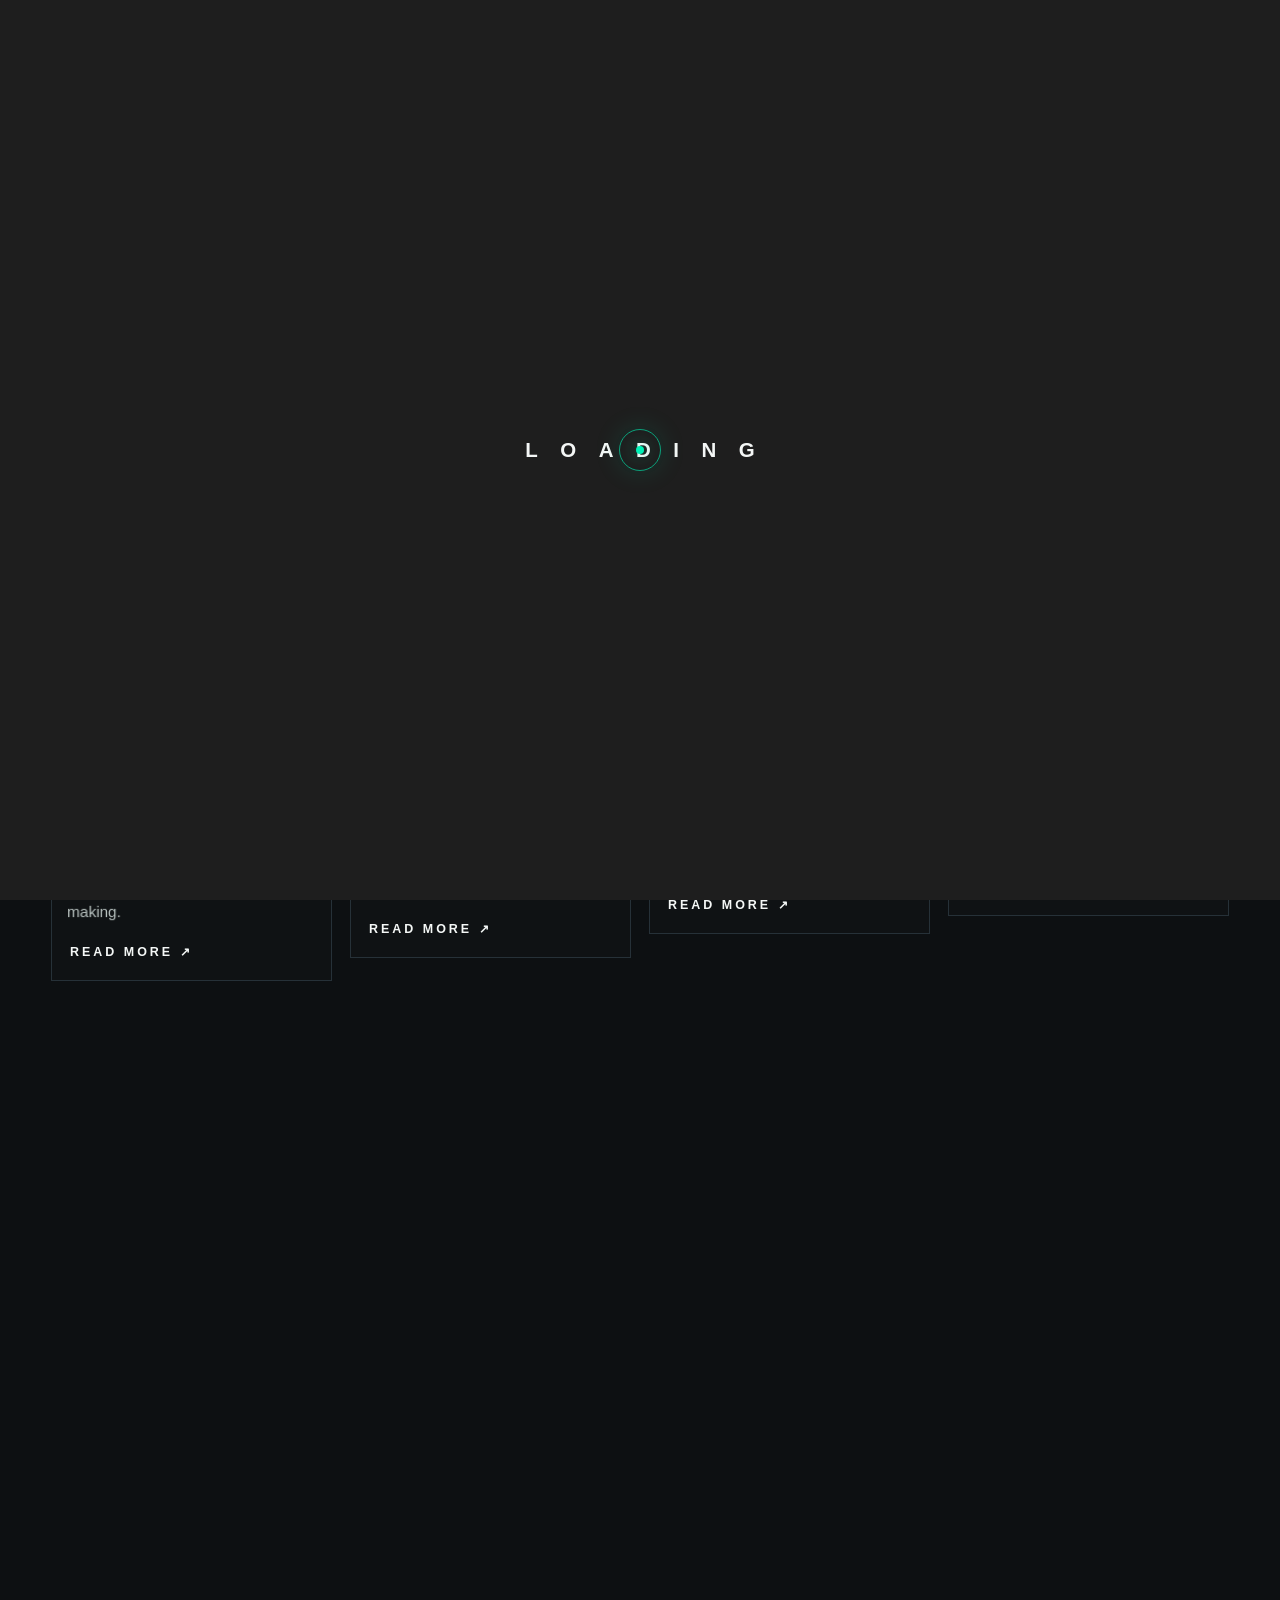
<file: services.html>
<!DOCTYPE html>
<html lang="en">
<head>
  <meta charset="UTF-8">
  <meta name="viewport" content="width=device-width, initial-scale=1.0">
  <title>Services - Stackly</title>
  <link rel="stylesheet" href="style.css">
  <link rel="stylesheet" href="final-fixes.css">
</head>
<body>
  <div class="cursor-dot" aria-hidden="true"></div>
  <div class="cursor-ring" aria-hidden="true"></div>
  <header class="site-header inner-header">
    <nav class="navbar" aria-label="Primary navigation">
      <a class="brand" href="index.html" aria-label="Stackly home"><span class="brand-mark">S</span><span>STACKLY</span></a>
      <div class="nav-links" id="navLinks">
        <a href="index.html">Home</a>
        <a href="services.html">Services</a>
        <a href="about.html">About</a>
        <a href="contact-us.html">Contact</a>
        <a href="login.html">Login</a>
      </div>
      <a class="nav-cta" href="signup.html">Get Started</a>
      <button class="menu-toggle" id="menuToggle" aria-label="Open menu" aria-expanded="false" aria-controls="menuOverlay"><span></span><span></span><span></span></button>
    </nav>
    <div class="menu-overlay" id="menuOverlay" aria-hidden="true">
      <div class="menu-logo brand"><span class="brand-mark">S</span><span>STACKLY</span></div>
      <button class="menu-close" id="menuClose" type="button" aria-label="Close menu"></button>
      <div class="menu-word">Menu</div>
      <nav class="menu-panel" aria-label="Full screen navigation">
        <a href="index.html">Home</a><a href="services.html">Services</a><a href="about.html">About</a><a href="contact-us.html">Contact</a>
        <a href="login.html">Login</a><a href="signup.html">Get Started</a>
      </nav>
      <aside class="menu-info">
        <span class="menu-dot"></span>
        <div><h3>Headquarters</h3><p>MMR COMPLEX,<br>SALEM, Tamil Nadu 636008.</p></div>
        <div><h3>Social Media</h3><a href="#">Facebook</a><a href="#">Twitter</a><a href="#">Linked In</a><a href="#">Instagram</a></div>
        <div><h3>Contact Us</h3><a href="mailto:info@thestackly.com">info@thestackly.com</a><a href="tel:+917010792745">+91 70107 92745</a></div>
      </aside>
    </div>
    <section class="service-page-hero section-pad">
      <h1>Services.</h1>
      <div class="breadcrumb">
        <a href="index.html">Home</a>
        <span>|</span>
        <strong>Services</strong>
      </div>
    </section>
  </header>

  <main>
    <section class="service-catalog section-pad">
      <p class="eyebrow">Our Specialize</p>
      <div class="rule"></div>
      <h2>What We <span>Offer</span></h2>
      <div class="service-masonry">
        <article class="service-tile"><div class="tile-icon diamond" aria-hidden="true"></div><h3>Web Application Development</h3><p>Web apps are responsive websites that function like mobile apps but are accessed via browsers.</p><a href="404.html">Read More <span>&#8599;</span></a></article>
        <article class="service-tile tile-up"><div class="tile-icon cube" aria-hidden="true"></div><h3>Digital Marketing</h3><p>Digital marketing branding design focuses on creating a cohesive brand identity.</p><a href="404.html">Read More <span>&#8599;</span></a></article>
        <article class="service-tile"><div class="tile-icon pyramid" aria-hidden="true"></div><h3>Mobile Application Developments</h3><p>Mobile app development involves programming, design, and testing to create apps.</p><a href="404.html">Read More <span>&#8599;</span></a></article>
        <article class="service-tile tile-up"><div class="tile-icon cube" aria-hidden="true"></div><h3>Product &amp; Branding Design</h3><p>Product design is the process of creating innovative solutions that meet user needs.</p><a href="404.html">Read More <span>&#8599;</span></a></article>
        <article class="service-tile"><div class="tile-icon diamond" aria-hidden="true"></div><h3>AI and Automation</h3><p>AI enables systems to perform tasks that typically require human cognitive abilities such as learning, problem-solving, and decision-making.</p><a href="404.html">Read More <span>&#8599;</span></a></article>
        <article class="service-tile tile-up"><div class="tile-icon cube" aria-hidden="true"></div><h3>Data and Content Management</h3><p>Data and content management refers to collecting, organizing, maintaining, and improving data accessibility.</p><a href="404.html">Read More <span>&#8599;</span></a></article>
        <article class="service-tile"><div class="tile-icon pyramid" aria-hidden="true"></div><h3>Data and Insights</h3><p>Data is often called the new oil. Its value lives in insights that transform raw data into action.</p><a href="404.html">Read More <span>&#8599;</span></a></article>
        <article class="service-tile tile-up"><div class="tile-icon cube" aria-hidden="true"></div><h3>Online Form Filling</h3><p>Online form filling has become an indispensable skill for jobs, services, shopping, and digital submissions.</p><a href="404.html">Read More <span>&#8599;</span></a></article>
      </div>
    </section>

    <section class="service-marquee" aria-label="Service categories">
      <div class="service-marquee-track">
        <span>Development</span><b>*</b><em>Product Design</em><b>*</b><span>AI Automation</span><b>*</b><em>Data Insights</em><b>*</b>
      </div>
    </section>

    <section class="testimonial-band">
      <div class="testimonial-heading">
        <h2>What<br>People <span>Say?</span></h2>
      </div>
      <div class="testimonial-card">
        <div class="client-avatar" aria-hidden="true"></div>
        <div class="quote-area">
          <p>"Stackly transformed the way I manage my campaigns. The automation features saved me countless hours!"</p>
          <div class="quote-bottom">
            <div><strong>Joe Davis</strong><span>CEO</span></div>
            <div class="stars" aria-label="Five star rating">★★★★★</div>
          </div>
        </div>
      </div>
    </section>

    <section class="service-process section-pad">
      <p class="eyebrow">Our Process</p>
      <div class="rule"></div>
      <h2>Business <span>Development</span></h2>
      <div class="process-grid">
        <article><div class="tile-icon pyramid" aria-hidden="true"></div><h3>Research</h3><p>Research is the foundation of new technologies, innovative products, and service improvements that enhance Stackly's competitive advantage.</p></article>
        <article><div class="tile-icon diamond" aria-hidden="true"></div><h3>Concept</h3><p>Building strong alliances with other businesses can accelerate growth through collaboration and mutually beneficial relationships.</p></article>
        <article><div class="tile-icon cube" aria-hidden="true"></div><h3>Implement</h3><p>Stackly offers automation tools, AI-driven analytics, and cloud-based solutions that enhance operational efficiency.</p></article>
        <article><div class="tile-icon pyramid" aria-hidden="true"></div><h3>Handover</h3><p>Stackly provides an intuitive and structured approach to business handovers, ensuring continuity and efficiency.</p></article>
      </div>
    </section>
  </main>
  <footer class="footer footer-premium">
    <div class="footer-grid">
      <div class="footer-brand-col">
        <a class="brand" href="index.html">
          <span class="brand-mark">S</span>
          <span>STACKLY</span>
        </a>
        <p>Forward-thinking IT solutions for smarter business growth, automation, and digital success.</p>
        <h3>Newsletter</h3>
        <form class="subscribe footer-subscribe" action="404.html">
          <input type="email" name="email" placeholder="Your email..." aria-label="Newsletter email" required>
          <button aria-label="Subscribe">&#8599;</button>
        </form>
        <h3 class="footer-follow-title">Follow Us</h3>
        <div class="footer-social footer-icon-social">
                    <a href="404.html" aria-label="Facebook"><svg viewBox="0 0 24 24" aria-hidden="true"><path d="M15.1 8.1h-2c-.7 0-1 .3-1 1v1.7H15l-.4 3h-2.5V21H9v-7.2H6.8v-3H9V8.7c0-2.5 1.5-3.9 3.8-3.9 1.1 0 2.1.1 2.3.1v3.2z"/></svg></a>
          <a href="404.html" aria-label="Twitter"><svg viewBox="0 0 24 24" aria-hidden="true"><path d="M20.9 7.3v.6c0 6.2-4.7 13.3-13.3 13.3-2.6 0-5.1-.8-7.1-2.1h1.1c2.2 0 4.2-.8 5.8-2-2.1 0-3.8-1.4-4.4-3.2.3.1.6.1.9.1.4 0 .8-.1 1.2-.2-2.2-.4-3.8-2.3-3.8-4.6v-.1c.6.4 1.4.6 2.1.6-1.3-.9-2.1-2.3-2.1-3.8 0-.8.2-1.6.6-2.3 2.3 2.9 5.8 4.8 9.8 5-.1-.4-.1-.7-.1-1.1 0-2.6 2.1-4.7 4.7-4.7 1.3 0 2.6.6 3.4 1.5 1.1-.2 2-.6 2.9-1.1-.4 1.1-1.1 2-2 2.6 1-.1 1.8-.4 2.6-.7-.6.9-1.4 1.6-2.3 2.2z"/></svg></a>
          <a href="404.html" aria-label="Instagram"><svg viewBox="0 0 24 24" aria-hidden="true"><path d="M7.7 3.8h8.6c2.2 0 3.9 1.8 3.9 3.9v8.6c0 2.2-1.8 3.9-3.9 3.9H7.7c-2.2 0-3.9-1.8-3.9-3.9V7.7c0-2.2 1.8-3.9 3.9-3.9zm8.5 2.1H7.8c-1 0-1.9.8-1.9 1.9v8.4c0 1 .8 1.9 1.9 1.9h8.4c1 0 1.9-.8 1.9-1.9V7.8c0-1-.8-1.9-1.9-1.9zM12 8.1a3.9 3.9 0 1 1 0 7.8 3.9 3.9 0 0 1 0-7.8zm0 2.1a1.8 1.8 0 1 0 0 3.6 1.8 1.8 0 0 0 0-3.6zm4.3-2.5a.9.9 0 1 1 0 1.8.9.9 0 0 1 0-1.8z"/></svg></a>
          <a href="404.html" aria-label="LinkedIn"><svg viewBox="0 0 24 24" aria-hidden="true"><path d="M6.6 8.8H3.8V21h2.8V8.8zM5.2 3.8a1.7 1.7 0 1 0 0 3.4 1.7 1.7 0 0 0 0-3.4zm6.6 5H9.1V21h2.7v-6.4c0-1.6.8-2.6 2-2.6 1.2 0 1.7.8 1.7 2.5V21h2.8v-7.1c0-3.3-1.7-5.2-4.2-5.2-1.6 0-2.6.8-3 1.6h-.1l-.1-1.5z"/></svg></a>
          <a href="404.html" aria-label="YouTube"><svg viewBox="0 0 24 24" aria-hidden="true"><path d="M21.6 7.1s-.2-1.5-.9-2.2c-.9-.9-1.9-.9-2.3-1C15.2 3.7 12 3.7 12 3.7s-3.2 0-6.4.2c-.4.1-1.4.1-2.3 1-.7.7-.9 2.2-.9 2.2S2.2 8.8 2.2 10.5v1.6c0 1.7.2 3.4.2 3.4s.2 1.5.9 2.2c.9.9 2.1.9 2.6 1 1.9.2 6.1.2 6.1.2s3.2 0 6.4-.2c.4-.1 1.4-.1 2.3-1 .7-.7.9-2.2.9-2.2s.2-1.7.2-3.4v-1.6c0-1.7-.2-3.4-.2-3.4zM9.9 14.2V8.5l5.5 2.9-5.5 2.8z"/></svg></a>
        </div>
      </div>
      <div class="footer-col">
        <h3>Quick Links</h3>
        <a href="index.html">Home</a>
        <a href="about.html">About</a>
        <a href="services.html">Services</a>
        <a href="contact-us.html">Contact</a>
        <a href="login.html">Login</a>
      </div>
      <div class="footer-col">
        <h3>Services</h3>
        <a href="services.html">Web Application</a>
        <a href="services.html">UI/UX Design</a>
        <a href="services.html">Digital Marketing</a>
        <a href="services.html">AI Automation</a>
        <a href="services.html">Data Insights</a>
      </div>
      <div class="footer-col footer-contact-col">
        <h3>Find Us</h3>
        <p>MMR Complex, Salem, Tamil Nadu 636008</p>
        <a href="tel:+917010792745">+91 70107 92745</a>
        <a href="mailto:info@thestackly.com">info@thestackly.com</a>
        <p>Mon-Sat: 9am-6pm</p>
      </div>
    </div>
    <div class="footer-bottom">
      <p>&copy; 2026 <span>Stackly</span>. All rights reserved.</p>
      <div><a href="404.html">Privacy Policy</a><a href="404.html">Terms of Use</a></div>
    </div>
  </footer>
  <button class="scroll-top" id="scrollTop" aria-label="Scroll to top">&#708;</button>
  <script src="script.js"></script>
</body>
</html>
</file>
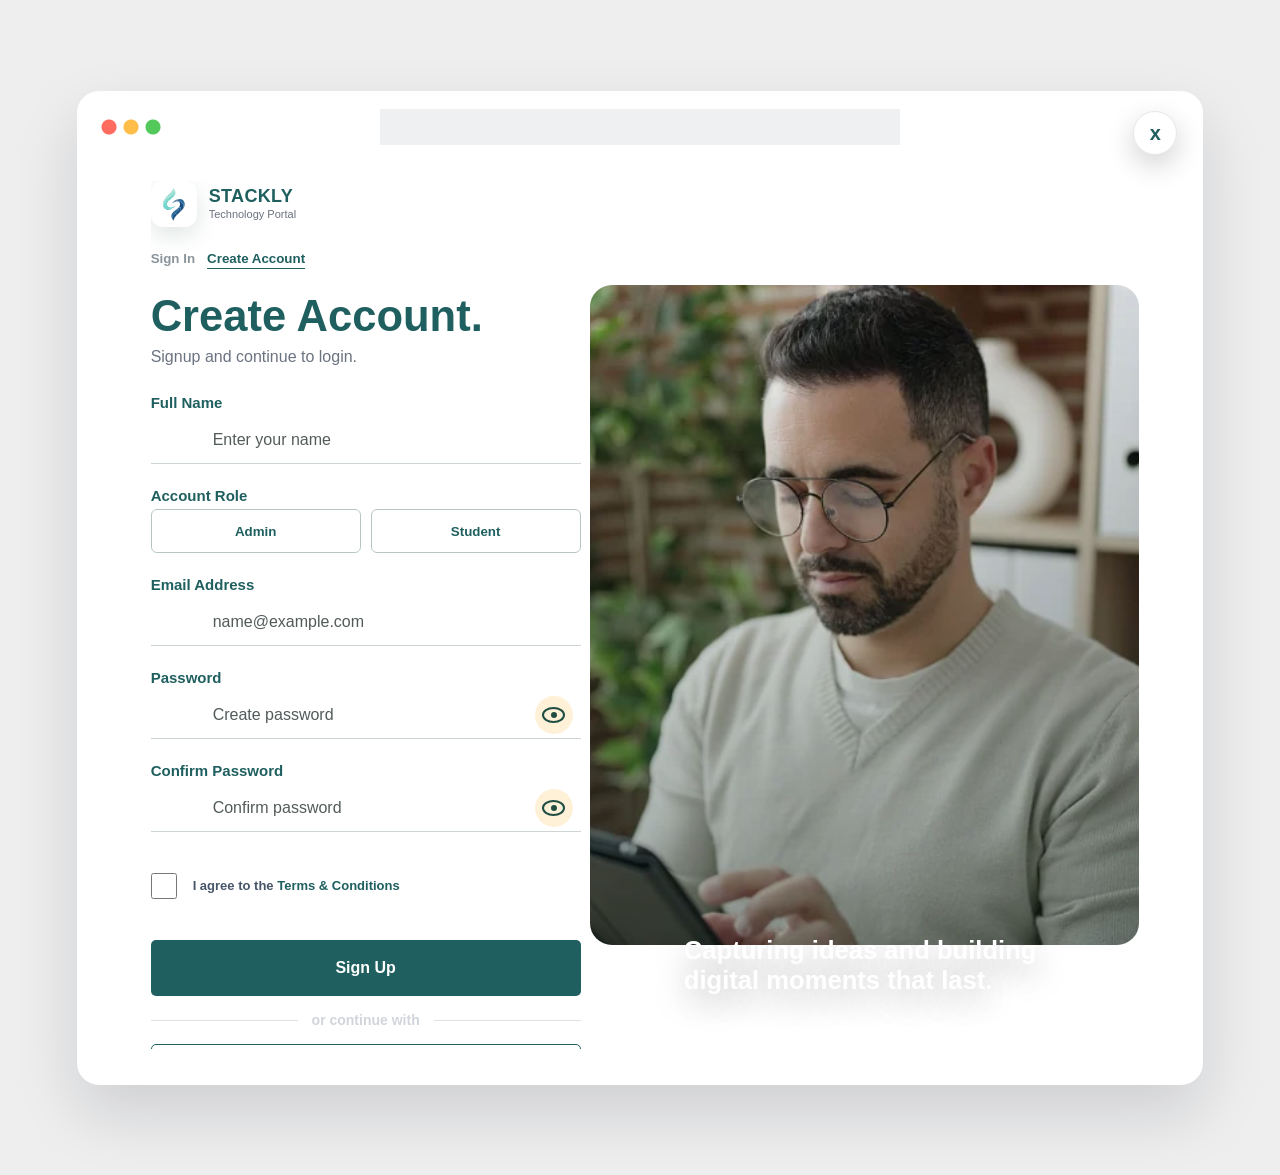
<file: signup.html>
<!DOCTYPE html>
<html lang="en">
<head>
  <meta charset="UTF-8">
  <meta name="viewport" content="width=device-width, initial-scale=1.0">
  <title>Sign Up - Stackly</title>
  <link rel="stylesheet" href="auth.css">
</head>
<body data-auth-start="signup">
  <main class="auth-overlay show">
    <div class="auth-card clean-auth-card premium-split-auth">
      <a class="auth-close" href="index.html" aria-label="Close">x</a>
      <div class="auth-left-panel">
        <a class="auth-brand auth-brand-center" href="index.html" aria-label="Stackly home">
          <img src="assets/stackly-logo.svg" alt="Stackly logo">
          <div><b>STACKLY</b><span>Technology Portal</span></div>
        </a>
        <div class="auth-left-copy">
          <p class="eyebrow">Stackly Access Portal</p>
          <h2>Connect admins and students in one trusted place.</h2>
          <p>Continue to your secure Stackly dashboard with role based access, clean workflow, and focused information.</p>
        </div>
        <div class="auth-feature-list">
          <div><span>01</span><b>Admin control</b><small>Manage users, reports, projects, and system activity.</small></div>
          <div><span>02</span><b>Student access</b><small>Track courses, schedules, analytics, and learning progress.</small></div>
          <div><span>03</span><b>Secure flow</b><small>Validated email and password controls keep access reliable.</small></div>
          <div><span>04</span><b>Focused dashboard</b><small>Each role opens the matching dashboard experience.</small></div>
          <div><span>05</span><b>Premium UI</b><small>Simple forms, clear states, and responsive screens.</small></div>
        </div>
        <div class="auth-impact-strip">
          <div><b>2</b><span>Roles</span></div>
          <div><b>100%</b><span>Responsive</span></div>
          <div><b>24/7</b><span>Access</span></div>
        </div>
        <div class="auth-note-card">
          <p>"Every login connects the right user to the right workspace."</p>
          <span>Stackly Portal Team</span>
        </div>
      </div>
      <div class="auth-right-panel">
        <a class="auth-mobile-brand auth-brand" href="index.html" aria-label="Stackly home">
          <img src="assets/stackly-logo.svg" alt="Stackly logo">
          <div><b>STACKLY</b><span>Technology Portal</span></div>
        </a>
        <div class="auth-toggle-tabs" role="tablist" aria-label="Authentication mode">
          <button type="button" class="auth-tab" id="tabLogin">Sign In</button>
          <button type="button" class="auth-tab active" id="tabSignup">Create Account</button>
        </div>
        <div id="loginPanel" style="display:none">
          <h2>Welcome Back</h2>
          <p>Login to continue your Stackly dashboard.</p>
          <form class="auth-form premium-auth-form" id="loginForm" novalidate>
            <label class="auth-field role-field"><span>Sign in as</span><div class="field-shell select-shell"><i>Role</i><select id="loginRole" required><option value="" selected>Select Role</option><option value="admin">Admin</option><option value="student">Student</option></select></div><div class="mobile-role-options" data-select="loginRole"><button type="button" data-role="admin">Admin</button><button type="button" data-role="student">Student</button></div><small class="field-error"></small></label>
            <label class="auth-field"><span>Email Address</span><div class="field-shell"><i>@</i><input id="loginEmail" type="email" placeholder="name@example.com" required></div><small class="field-error"></small></label>
            <label class="auth-field"><span>Password</span><div class="field-shell password-wrap"><i>Lock</i><input id="loginPassword" type="password" placeholder="Enter password" required><button type="button" class="eye-toggle" aria-label="Show password"><span class="sr-only">Show password</span></button></div><small class="field-error"></small></label>
            <label class="terms auth-terms"><input type="checkbox" required><span>I agree to the <a href="404.html">Terms & Conditions</a></span><small class="field-error"></small></label>
            <button class="btn full auth-submit" type="submit"><span>Login</span></button>
          </form>
          <div class="auth-divider"><span>or continue with</span></div><a class="google-btn" href="404.html" aria-label="Continue with Google"><span class="google-g">G</span><span>Continue with Google</span></a><div class="auth-actions single-action"><a href="404.html">Forgot password?</a></div><div class="auth-message" id="loginMsg" role="alert"></div>
        </div>
        <div id="signupPanel">
          <h2>Create Account</h2>
          <p>Signup and continue to login.</p>
          <form class="auth-form premium-auth-form" id="signupForm" novalidate>
            <label class="auth-field"><span>Full Name</span><div class="field-shell"><i>Name</i><input id="signupName" type="text" placeholder="Enter your name" required></div><small class="field-error"></small></label>
            <label class="auth-field role-field"><span>Account Role</span><div class="field-shell select-shell"><i>Role</i><select id="signupRole" required><option value="" selected>Select Role</option><option value="admin">Admin</option><option value="student">Student</option></select></div><div class="mobile-role-options" data-select="signupRole"><button type="button" data-role="admin">Admin</button><button type="button" data-role="student">Student</button></div><small class="field-error"></small></label>
            <label class="auth-field"><span>Email Address</span><div class="field-shell"><i>@</i><input id="signupEmail" type="email" placeholder="name@example.com" required></div><small class="field-error"></small></label>
            <label class="auth-field"><span>Password</span><div class="field-shell password-wrap"><i>Lock</i><input type="password" id="signupPassword" placeholder="Create password" required><button type="button" class="eye-toggle" aria-label="Show password"><span class="sr-only">Show password</span></button></div><small class="field-error"></small></label>
            <label class="auth-field"><span>Confirm Password</span><div class="field-shell password-wrap"><i>Key</i><input type="password" id="confirmPassword" placeholder="Confirm password" required><button type="button" class="eye-toggle" aria-label="Show password"><span class="sr-only">Show password</span></button></div><small class="field-error"></small></label>
            <label class="terms auth-terms"><input type="checkbox" required><span>I agree to the <a href="404.html">Terms & Conditions</a></span><small class="field-error"></small></label>
            <button class="btn full auth-submit" type="submit"><span>Sign Up</span></button>
          </form>
          <div class="auth-divider"><span>or continue with</span></div><a class="google-btn" href="404.html" aria-label="Continue with Google"><span class="google-g">G</span><span>Continue with Google</span></a><div class="signup-socials" aria-label="Signup social links"><a href="404.html" aria-label="Facebook" title="Facebook"><svg viewBox="0 0 24 24" aria-hidden="true"><path d="M15.1 8.1H13.2c-.7 0-1 .3-1 1v1.6h2.8l-.4 3h-2.4V21H9v-7.3H6.8v-3H9V8.8C9 6.2 10.6 4.8 12.9 4.8c1.1 0 2 .1 2.3.1v3.2z"/></svg></a><a href="404.html" aria-label="Instagram" title="Instagram"><svg viewBox="0 0 24 24" aria-hidden="true"><path d="M7.8 3.8h8.4c2.2 0 4 1.8 4 4v8.4c0 2.2-1.8 4-4 4H7.8c-2.2 0-4-1.8-4-4V7.8c0-2.2 1.8-4 4-4zm8.3 2.1H7.9c-1.1 0-2 .9-2 2v8.2c0 1.1.9 2 2 2h8.2c1.1 0 2-.9 2-2V7.9c0-1.1-.9-2-2-2zM12 8.1a3.9 3.9 0 1 1 0 7.8 3.9 3.9 0 0 1 0-7.8zm0 2.1a1.8 1.8 0 1 0 0 3.6 1.8 1.8 0 0 0 0-3.6zm4.2-2.5a.9.9 0 1 1 0 1.8.9.9 0 0 1 0-1.8z"/></svg></a><a href="404.html" aria-label="X" title="X"><svg viewBox="0 0 24 24" aria-hidden="true"><path d="M14.7 10.6 21 3.5h-2.2l-5.1 5.8-4-5.8H3l7.3 10.5-6.9 6.5h2.2l5.7-6.4 4.4 6.4H22l-7.3-9.9zm-2.5 1.8-.9-1.2-4.2-5.9h1.6l3.4 4.8.9 1.2 4.6 6.5H16l-3.8-5.4z"/></svg></a><a href="404.html" aria-label="LinkedIn" title="LinkedIn"><svg viewBox="0 0 24 24" aria-hidden="true"><path d="M6.6 8.8H3.8v11h2.8v-11zM5.2 4a1.7 1.7 0 1 0 0 3.4 1.7 1.7 0 0 0 0-3.4zm6.6 4.8H9.1v11h2.7v-5.8c0-1.5.7-2.5 2-2.5 1.2 0 1.7.8 1.7 2.4v5.9h2.8v-6.4c0-3-1.6-4.8-4-4.8-1.6 0-2.5.8-2.9 1.5h-.1l-.1-1.3z"/></svg></a></div><div class="auth-message" id="signupMsg" role="alert"></div>
        </div>
      </div>
    </div>
  </main>
  <script src="auth.js"></script>
</body>
</html>
</file>
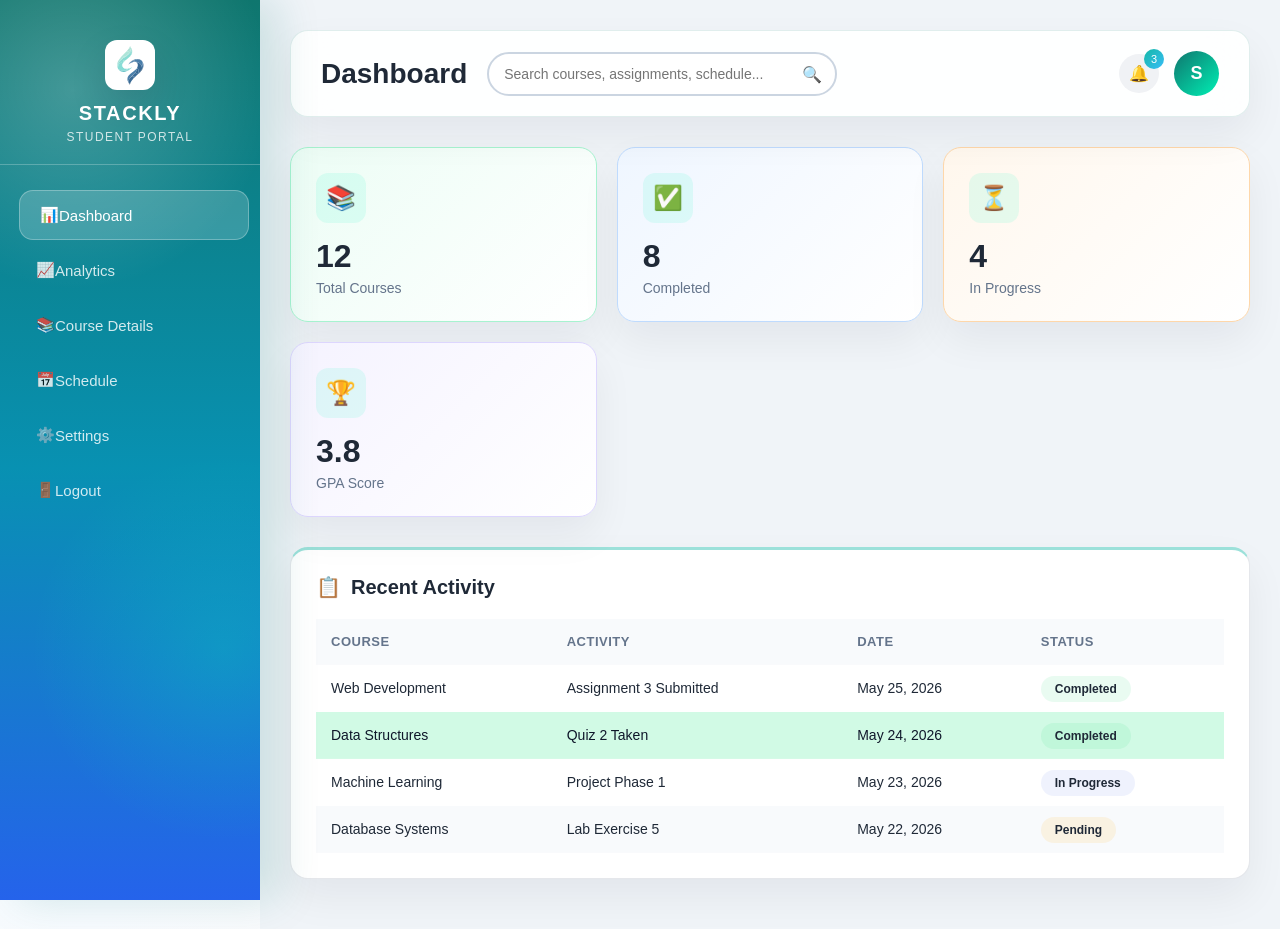
<file: student-dashboard.html>
<!DOCTYPE html>
<html lang="en">
<head>
    <meta charset="UTF-8">
    <meta name="viewport" content="width=device-width, initial-scale=1.0">
    <title>Stackly - Student Portal</title>
    <style>
        * {
            margin: 0;
            padding: 0;
            box-sizing: border-box;
        }

        body {
            font-family: 'Segoe UI', Tahoma, Geneva, Verdana, sans-serif;
            background: #f0f2f5;
            overflow-x: hidden;
        }

        /* Sidebar */
        .sidebar {
            position: fixed;
            left: 0;
            top: 0;
            width: 260px;
            height: 100vh;
            background: linear-gradient(135deg, #0033cc 0%, #0044ff 100%);
            padding: 20px 0;
            transition: all 0.3s ease;
            z-index: 1000;
            overflow-y: auto;
        }

        .sidebar-header {
            text-align: center;
            padding: 20px;
            border-bottom: 1px solid rgba(255,255,255,0.15);
        }

        .sidebar-header h2 {
            color: white;
            font-size: 24px;
            margin-bottom: 5px;
        }

        .sidebar-header p {
            color: rgba(255,255,255,0.7);
            font-size: 14px;
        }

        .nav-menu {
            list-style: none;
            padding: 20px 0;
        }

        .nav-item {
            margin: 5px 15px;
        }

        .nav-link {
            display: flex;
            align-items: center;
            padding: 15px 20px;
            color: rgba(255,255,255,0.8);
            text-decoration: none;
            border-radius: 10px;
            transition: all 0.3s ease;
            cursor: pointer;
            font-size: 15px;
        }

        .nav-link:hover {
            background: rgba(255,255,255,0.1);
            color: white;
            transform: translateX(5px);
        }

        .nav-link.active {
            background: rgba(0,51,204,0.3);
            color: white;
            box-shadow: 0 4px 15px rgba(0,0,0,0.2);
        }

        .nav-link i {
            margin-right: 12px;
            font-size: 18px;
            width: 24px;
            text-align: center;
        }

        /* Main Content */
        .main-content {
            margin-left: 260px;
            padding: 30px;
            min-height: 100vh;
            transition: all 0.3s ease;
        }

        /* Top Header */
        .top-header {
            display: flex;
            justify-content: space-between;
            align-items: center;
            background: white;
            padding: 20px 30px;
            border-radius: 15px;
            box-shadow: 0 2px 10px rgba(0,0,0,0.05);
            margin-bottom: 30px;
            flex-wrap: wrap;
            gap: 15px;
        }

        .top-header-left {
            display: flex;
            align-items: center;
            gap: 20px;
            flex: 1;
            min-width: 0;
        }

        .page-title {
            font-size: 28px;
            color: #333;
            font-weight: 600;
            white-space: nowrap;
        }

        /* Search Bar */
        .search-bar-container {
            position: relative;
            width: 100%;
            max-width: 350px;
        }

        .search-bar {
            width: 100%;
            padding: 12px 40px 12px 15px;
            border: 2px solid #e0e2e5;
            border-radius: 50px;
            font-size: 14px;
            font-family: inherit;
            transition: all 0.3s;
            outline: none;
        }

        .search-bar:focus {
            border-color: #0033cc;
            box-shadow: 0 0 0 3px rgba(0,51,204,0.1);
        }

        .search-bar-container .search-icon {
            position: absolute;
            right: 15px;
            top: 50%;
            transform: translateY(-50%);
            color: #888;
            font-size: 16px;
            pointer-events: none;
        }

        .user-info {
            display: flex;
            align-items: center;
            gap: 15px;
        }

        .notification-icon {
            position: relative;
            cursor: pointer;
            padding: 10px;
            background: #f0f2f5;
            border-radius: 50%;
            transition: all 0.3s;
        }

        .notification-icon:hover {
            background: #e0e2e5;
        }

        .badge {
            position: absolute;
            top: -5px;
            right: -5px;
            background: #ff4757;
            color: white;
            border-radius: 50%;
            width: 20px;
            height: 20px;
            display: flex;
            align-items: center;
            justify-content: center;
            font-size: 11px;
        }

        .user-avatar {
            width: 45px;
            height: 45px;
            border-radius: 50%;
            background: linear-gradient(135deg, #0033cc 0%, #0044ff 100%);
            display: flex;
            align-items: center;
            justify-content: center;
            color: white;
            font-weight: bold;
            font-size: 18px;
        }

        .student-email {
            color: #b7c6c2;
            font-size: 14px;
            font-weight: 600;
            white-space: nowrap;
        }

        /* Page Sections */
        .page-section {
            display: none;
            animation: fadeIn 0.4s ease;
        }

        .page-section.active {
            display: block;
        }

        @keyframes fadeIn {
            from { opacity: 0; transform: translateY(20px); }
            to { opacity: 1; transform: translateY(0); }
        }

        /* Dashboard Cards */
        .stats-grid {
            display: grid;
            grid-template-columns: repeat(auto-fit, minmax(250px, 1fr));
            gap: 20px;
            margin-bottom: 30px;
        }

        .stat-card {
            background: white;
            padding: 25px;
            border-radius: 15px;
            box-shadow: 0 2px 10px rgba(0,0,0,0.05);
            transition: all 0.3s ease;
            border-left: 4px solid;
        }

        .stat-card:hover {
            transform: translateY(-5px);
            box-shadow: 0 8px 25px rgba(0,0,0,0.1);
        }

        .stat-card.blue { border-left-color: #0033cc; }
        .stat-card.green { border-left-color: #2ed573; }
        .stat-card.orange { border-left-color: #ffa502; }
        .stat-card.red { border-left-color: #ff4757; }

        .stat-icon {
            width: 50px;
            height: 50px;
            border-radius: 12px;
            display: flex;
            align-items: center;
            justify-content: center;
            font-size: 24px;
            margin-bottom: 15px;
        }

        .stat-card.blue .stat-icon { background: rgba(0,51,204,0.1); color: #0033cc; }
        .stat-card.green .stat-icon { background: rgba(46,213,115,0.1); color: #2ed573; }
        .stat-card.orange .stat-icon { background: rgba(255,165,2,0.1); color: #ffa502; }
        .stat-card.red .stat-icon { background: rgba(255,71,87,0.1); color: #ff4757; }

        .stat-number {
            font-size: 32px;
            font-weight: 700;
            color: #333;
            margin-bottom: 5px;
        }

        .stat-label {
            color: #888;
            font-size: 14px;
        }

        /* Content Cards */
        .content-card {
            background: white;
            border-radius: 15px;
            padding: 25px;
            margin-bottom: 20px;
            box-shadow: 0 2px 10px rgba(0,0,0,0.05);
        }

        .content-card h3 {
            color: #333;
            margin-bottom: 20px;
            font-size: 20px;
            display: flex;
            align-items: center;
            gap: 10px;
        }

        /* Tables */
        .data-table {
            width: 100%;
            border-collapse: collapse;
        }

        .data-table th,
        .data-table td {
            padding: 15px;
            text-align: left;
            border-bottom: 1px solid #f0f2f5;
        }

        .data-table th {
            color: #888;
            font-weight: 600;
            font-size: 13px;
            text-transform: uppercase;
            letter-spacing: 0.5px;
        }

        .data-table td {
            color: #555;
            font-size: 14px;
        }

        .data-table tr:hover {
            background: #f8f9fa;
        }

        .status-badge {
            padding: 6px 14px;
            border-radius: 20px;
            font-size: 12px;
            font-weight: 600;
        }

        .status-completed { background: rgba(46,213,115,0.1); color: #2ed573; }
        .status-progress { background: rgba(102,126,234,0.1); color: #0033cc; }
        .status-pending { background: rgba(255,165,2,0.1); color: #ffa502; }

        /* Progress Bars */
        .progress-bar {
            width: 100%;
            height: 8px;
            background: #f0f2f5;
            border-radius: 10px;
            overflow: hidden;
        }

        .progress-fill {
            height: 100%;
            border-radius: 10px;
            transition: width 1s ease;
        }

        /* Charts Placeholder */
        .chart-container {
            height: 300px;
            background: linear-gradient(135deg, #f8f9fa 0%, #e9ecef 100%);
            border-radius: 10px;
            display: flex;
            align-items: center;
            justify-content: center;
            flex-direction: column;
            gap: 10px;
        }

        .chart-placeholder {
            font-size: 48px;
            color: #0033cc;
        }

        /* Schedule Timeline */
        .timeline {
            position: relative;
            padding-left: 30px;
        }

        .timeline::before {
            content: '';
            position: absolute;
            left: 8px;
            top: 0;
            bottom: 0;
            width: 2px;
            background: #e0e2e5;
        }

        .timeline-item {
            position: relative;
            padding-bottom: 25px;
        }

        .timeline-item::before {
            content: '';
            position: absolute;
            left: -26px;
            top: 5px;
            width: 12px;
            height: 12px;
            border-radius: 50%;
            background: #0033cc;
            border: 3px solid white;
            box-shadow: 0 0 0 3px #0033cc;
        }

        .timeline-time {
            font-size: 13px;
            color: #888;
            margin-bottom: 5px;
        }

        .timeline-content {
            background: #f8f9fa;
            padding: 15px;
            border-radius: 10px;
        }

        .timeline-title {
            font-weight: 600;
            color: #333;
            margin-bottom: 5px;
        }

        .timeline-desc {
            font-size: 13px;
            color: #888;
        }

        /* Settings Form */
        .form-group {
            margin-bottom: 20px;
        }

        .form-group label {
            display: block;
            margin-bottom: 8px;
            color: #555;
            font-weight: 500;
            font-size: 14px;
        }

        .form-control {
            width: 100%;
            padding: 12px 15px;
            border: 2px solid #e0e2e5;
            border-radius: 10px;
            font-size: 14px;
            transition: all 0.3s;
            font-family: inherit;
        }

        .form-control:focus {
            outline: none;
            border-color: #0033cc;
            box-shadow: 0 0 0 3px rgba(0,51,204,0.1);
        }

        .btn {
            padding: 12px 30px;
            border: none;
            border-radius: 10px;
            font-size: 15px;
            font-weight: 600;
            cursor: pointer;
            transition: all 0.3s;
            font-family: inherit;
        }

        .btn-primary {
            background: linear-gradient(135deg, #0033cc 0%, #0044ff 100%);
            color: white;
        }

        .btn-primary:hover {
            transform: translateY(-2px);
            box-shadow: 0 5px 20px rgba(0,51,204,0.3);
        }

        .btn-danger {
            background: #ff4757;
            color: white;
        }

        .btn-danger:hover {
            background: #ee3742;
        }

        .settings-grid {
            display: grid;
            grid-template-columns: repeat(auto-fit, minmax(300px, 1fr));
            gap: 20px;
        }

        /* Course Cards */
        .course-grid {
            display: grid;
            grid-template-columns: repeat(auto-fit, minmax(300px, 1fr));
            gap: 20px;
        }

        .course-card {
            background: white;
            border-radius: 15px;
            overflow: hidden;
            box-shadow: 0 2px 10px rgba(0,0,0,0.05);
            transition: all 0.3s ease;
        }

        .course-card:hover {
            transform: translateY(-5px);
            box-shadow: 0 8px 25px rgba(0,0,0,0.1);
        }

        .course-image {
            height: 160px;
            background: linear-gradient(135deg, #0033cc 0%, #0044ff 100%);
            display: flex;
            align-items: center;
            justify-content: center;
            color: white;
            font-size: 48px;
        }

        .course-body {
            padding: 20px;
        }

        .course-title {
            font-size: 18px;
            font-weight: 600;
            color: #333;
            margin-bottom: 10px;
        }

        .course-meta {
            display: flex;
            justify-content: space-between;
            align-items: center;
            color: #888;
            font-size: 13px;
            margin-bottom: 15px;
        }

        /* Logout Page */
        .logout-container {
            text-align: center;
            padding: 80px 20px;
        }

        .logout-icon {
            font-size: 80px;
            color: #ff4757;
            margin-bottom: 20px;
        }

        .logout-title {
            font-size: 32px;
            color: #333;
            margin-bottom: 15px;
        }

        .logout-text {
            color: #888;
            font-size: 16px;
            margin-bottom: 30px;
        }

        /* Mobile Menu Toggle */
        .menu-toggle {
            display: none;
            position: fixed;
            top: 20px;
            left: 20px;
            z-index: 1001;
            background: linear-gradient(135deg, #0033cc 0%, #0044ff 100%);
            color: white;
            border: none;
            padding: 12px;
            border-radius: 10px;
            cursor: pointer;
            font-size: 20px;
        }

        /* Mobile Responsive */
        @media (max-width: 768px) {
            .sidebar {
                transform: translateX(-100%);
                width: 280px;
            }

            .sidebar.active {
                transform: translateX(0);
            }

            .main-content {
                margin-left: 0;
                padding: 80px 15px 20px;
            }

            .menu-toggle {
                display: block;
            }

            .stats-grid {
                grid-template-columns: 1fr;
            }

            .top-header {
                flex-direction: column;
                gap: 15px;
                text-align: center;
            }

            .top-header-left {
                flex-direction: column;
                width: 100%;
            }

            .search-bar-container {
                max-width: 100%;
            }

            .page-title {
                font-size: 22px;
            }

            .settings-grid,
            .course-grid {
                grid-template-columns: 1fr;
            }

            .data-table {
                font-size: 12px;
            }

            .data-table th,
            .data-table td {
                padding: 10px 8px;
            }
        }

        @media (max-width: 480px) {
            .top-header {
                padding: 15px;
            }

            .search-bar-container {
                max-width: 100%;
            }

            .user-info {
                gap: 10px;
            }
        }

        /* Overlay for mobile */
        .overlay {
            display: none;
            position: fixed;
            top: 0;
            left: 0;
            width: 100%;
            height: 100%;
            background: rgba(0,0,0,0.5);
            z-index: 999;
        }

        .overlay.active {
            display: block;
        }

        /* Animations */
        @keyframes slideIn {
            from { transform: translateX(-20px); opacity: 0; }
            to { transform: translateX(0); opacity: 1; }
        }

        .animate-slide {
            animation: slideIn 0.4s ease;
        }

        /* Navigation Buttons */
        .btn-group{
          display:flex;
          justify-content:center;
          gap:15px;
          flex-wrap:wrap;
          padding: 2rem 1rem;
          background: rgba(15,23,42,0.8);
          border-top: 1px solid rgba(0,51,204,0.2);
        }
        .btn{
          padding:14px 28px;
          border:none;
          border-radius:50px;
          text-decoration:none;
          font-size:15px;
          font-weight:600;
          transition:0.4s;
          cursor:pointer;
          display:inline-block;
        }
        .home-btn{
          background:#0033cc;
          color:#fff;
        }
        .home-btn:hover{
          background:#0044ff;
          transform:translateY(-3px);
          box-shadow:0 8px 20px rgba(0,51,204,0.4);
        }
        .contact-btn{
          background:transparent;
          border:2px solid #0033cc;
          color:#fff;
        }
        .contact-btn:hover{
          background:#0033cc;
          color:#fff;
          transform:translateY(-3px);
        }

        @media(max-width:768px){
          .btn-group{
            padding: 1.5rem 0.75rem;
            gap: 10px;
          }
          .btn{
            padding: 12px 20px;
            font-size: 14px;
          }
        }

        @media(max-width:600px){
          .btn-group{
            flex-direction: column;
            gap: 10px;
          }
          .btn{
            width: 100%;
            padding: 12px 16px;
          }
        }
        /* Stackly project theme override */
        body {
            background:
                radial-gradient(circle at 18% 14%, rgba(0, 240, 181, 0.10), transparent 28%),
                linear-gradient(135deg, #0d1012 0%, #12191b 52%, #07110f 100%);
            color: #f4f7f6;
        }
        .sidebar {
            background: linear-gradient(160deg, #0d1012 0%, #102021 58%, #06302a 100%);
            border-right: 1px solid rgba(0, 240, 181, 0.15);
        }
        .sidebar-header {
            border-bottom-color: rgba(255, 255, 255, 0.10);
        }
        .nav-link {
            color: rgba(244, 247, 246, 0.78);
            border: 1px solid transparent;
        }
        .nav-link:hover,
        .nav-link.active {
            background: rgba(0, 240, 181, 0.10);
            color: #00f0b5;
            border-color: rgba(0, 240, 181, 0.24);
            box-shadow: none;
        }
        .main-content {
            background: transparent;
        }
        .top-header,
        .content-card,
        .stat-card,
        .course-card {
            background: rgba(15, 21, 23, 0.94);
            border: 1px solid rgba(255, 255, 255, 0.10);
            box-shadow: 0 18px 42px rgba(0, 0, 0, 0.18);
        }
        .page-title,
        .content-card h3,
        .course-title,
        .stat-number,
        .timeline-title,
        .logout-title,
        .form-group label,
        .data-table td {
            color: #f4f7f6;
        }
        .stat-label,
        .timeline-desc,
        .timeline-time,
        .logout-text,
        .data-table th,
        .course-meta,
        .form-group label + input,
        .top-header,
        .search-bar {
            color: #aebbb8;
        }
        .search-bar,
        .form-control,
        .timeline-content,
        .chart-container {
            background: rgba(255, 255, 255, 0.06);
            color: #f4f7f6;
            border-color: rgba(255, 255, 255, 0.12);
        }
        .search-bar:focus,
        .form-control:focus {
            border-color: #00f0b5;
            box-shadow: 0 0 0 3px rgba(0, 240, 181, 0.10);
        }
        .btn-primary,
        .course-image,
        .menu-toggle,
        .user-avatar,
        .home-btn {
            background: linear-gradient(135deg, #00f0b5, #2d6f93);
            color: #06110f;
        }
        .stat-card.blue,
        .stat-card.green,
        .stat-card.orange,
        .stat-card.red {
            border-left-color: #00f0b5;
        }
        .stat-icon,
        .chart-placeholder {
            background: rgba(0, 240, 181, 0.10) !important;
            color: #00f0b5 !important;
        }
        .data-table th,
        .data-table td {
            border-bottom-color: rgba(255, 255, 255, 0.08);
        }
        .data-table tr:hover {
            background: rgba(0, 240, 181, 0.055);
        }
        .data-table tr:hover td {
            color: #f4f7f6;
        }
        .btn-group {
            display: none !important;
        }
    </style>
<style>
  /* Final dashboard visibility fixes */
  .content-card,
  .stat-card,
  .course-card,
  .top-header,
  .timeline-content,
  .chart-container {
    background: rgba(15, 21, 23, 0.96) !important;
    color: #f4f7f6 !important;
    border-color: rgba(255, 255, 255, 0.12) !important;
  }

  .data-table,
  .data-table tbody,
  .data-table tr,
  .data-table td {
    background: rgba(15, 21, 23, 0.96) !important;
    color: #f4f7f6 !important;
  }

  .data-table thead,
  .data-table th {
    background: rgba(255, 255, 255, 0.08) !important;
    color: #c9d5d2 !important;
  }

  .data-table tr:hover,
  .data-table tr:hover td {
    background: rgba(0, 240, 181, 0.08) !important;
    color: #f4f7f6 !important;
  }

  select,
  option,
  input,
  textarea,
  .form-control,
  .search-bar {
    background-color: #151c1f !important;
    color: #f4f7f6 !important;
    border-color: rgba(255, 255, 255, 0.18) !important;
  }

  option:checked,
  option:hover {
    background-color: #00f0b5 !important;
    color: #06110f !important;
  }

  .page-title,
  .content-card h3,
  .course-title,
  .stat-number,
  .timeline-title,
  .data-table td,
  .data-table td * {
    color: #f4f7f6 !important;
  }

  .stat-label,
  .timeline-desc,
  .timeline-time,
  .data-table th,
  .course-meta {
    color: #b7c6c2 !important;
  }

  .btn-danger,
  .btn-danger * {
    background: rgba(255, 74, 74, 0.14) !important;
    color: #ffdddd !important;
    border: 1px solid rgba(255, 74, 74, 0.30) !important;
  }

  body {
    background:
      radial-gradient(circle at 18% 14%, rgba(0, 240, 181, 0.10), transparent 28%),
      linear-gradient(135deg, #0d1012 0%, #12191b 52%, #07110f 100%) !important;
    color: #f4f7f6 !important;
  }

  .sidebar {
    background: rgba(15, 21, 23, 0.96) !important;
    border-right: 1px solid rgba(255, 255, 255, 0.10) !important;
    box-shadow: 24px 0 60px rgba(0, 0, 0, 0.22) !important;
  }

  .sidebar-header {
    border-bottom: 1px solid rgba(255, 255, 255, 0.10) !important;
  }

  .sidebar-header > div:first-child {
    background: rgba(255, 255, 255, 0.94) !important;
    box-shadow: 0 18px 42px rgba(0, 240, 181, 0.16) !important;
  }

  .sidebar-header img {
    width: 40px !important;
    height: 40px !important;
    object-fit: contain !important;
    border-radius: 0 !important;
  }

  .sidebar-header h2 {
    background: none !important;
    -webkit-text-fill-color: #f4f7f6 !important;
    color: #f4f7f6 !important;
    letter-spacing: 0.08em !important;
  }

  .sidebar-header p {
    color: #00f0b5 !important;
    letter-spacing: 0.12em !important;
    text-transform: uppercase !important;
  }

  .nav-link {
    color: #b7c6c2 !important;
    border: 1px solid transparent !important;
    border-radius: 14px !important;
    background: transparent !important;
  }

  .nav-link:hover,
  .nav-link.active {
    background: rgba(0, 240, 181, 0.10) !important;
    color: #00f0b5 !important;
    border-color: rgba(0, 240, 181, 0.28) !important;
    box-shadow: none !important;
    transform: translateX(4px);
  }

  .top-header,
  .content-card,
  .stat-card,
  .course-card {
    border-radius: 18px !important;
  }

  .badge,
  .user-avatar,
  .menu-toggle {
    background: linear-gradient(135deg, #00f0b5, #8ffff0) !important;
    color: #06110f !important;
  }

  .student-email {
    color: #b7c6c2 !important;
  }

  @media (max-width: 640px) {
    .student-email {
      max-width: 150px;
      overflow: hidden;
      text-overflow: ellipsis;
    }
  }
</style>
<style>
  /* Final light student dashboard theme */
  body {
    background: #f0f4f8 !important;
    color: #1f2937 !important;
  }

  .sidebar {
    background: linear-gradient(135deg, #0f766e, #0ea5e9) !important;
    border-right: 0 !important;
    box-shadow: 18px 0 40px rgba(15, 118, 110, 0.16) !important;
  }

  .sidebar-header {
    border-bottom: 1px solid rgba(255, 255, 255, 0.24) !important;
  }

  .sidebar-header > div:first-child {
    background: #ffffff !important;
    box-shadow: 0 16px 36px rgba(15, 23, 42, 0.14) !important;
  }

  .sidebar-header h2 {
    -webkit-text-fill-color: #ffffff !important;
    color: #ffffff !important;
  }

  .sidebar-header p {
    color: rgba(255, 255, 255, 0.78) !important;
  }

  .nav-link {
    color: rgba(255, 255, 255, 0.82) !important;
    border: 1px solid transparent !important;
    background: transparent !important;
  }

  .nav-link:hover,
  .nav-link.active {
    color: #ffffff !important;
    background: rgba(255, 255, 255, 0.18) !important;
    border-color: rgba(255, 255, 255, 0.28) !important;
    box-shadow: none !important;
  }

  .main-content,
  .dashboard-content {
    background: #f0f4f8 !important;
  }

  .top-header,
  .content-card,
  .stat-card,
  .course-card,
  .timeline-content,
  .chart-container {
    background: #ffffff !important;
    color: #1f2937 !important;
    border-color: #e5e7eb !important;
    box-shadow: 0 18px 42px rgba(15, 23, 42, 0.06) !important;
  }

  .page-title,
  .content-card h3,
  .course-title,
  .stat-number,
  .timeline-title,
  .data-table td,
  .data-table td *,
  .student-name {
    color: #1f2937 !important;
  }

  .stat-label,
  .timeline-desc,
  .timeline-time,
  .data-table th,
  .course-meta,
  .student-email,
  .page-subtitle {
    color: #64748b !important;
  }

  .data-table,
  .data-table tbody,
  .data-table tr,
  .data-table td {
    background: #ffffff !important;
    color: #1f2937 !important;
  }

  .data-table thead,
  .data-table th {
    background: #f8fafc !important;
    color: #64748b !important;
  }

  select,
  option,
  input,
  textarea,
  .form-control,
  .search-bar {
    background: #ffffff !important;
    color: #1f2937 !important;
    border-color: #cbd5e1 !important;
  }

  .user-avatar,
  .badge,
  .menu-toggle {
    background: linear-gradient(135deg, #0f766e, #00f0b5) !important;
    color: #ffffff !important;
  }

  .logout-btn,
  .logout-btn * {
    color: #dc2626 !important;
  }

  .logout-btn {
    background: #fff1f2 !important;
    border-color: #fecdd3 !important;
  }

  /* Final colorful student dashboard polish */
  body {
    background:
      radial-gradient(circle at top left, rgba(20, 184, 166, 0.16), transparent 32%),
      linear-gradient(135deg, #eefcf8 0%, #f8fbff 46%, #fff7ed 100%) !important;
  }

  .sidebar {
    background: linear-gradient(180deg, #0f766e 0%, #0891b2 52%, #2563eb 100%) !important;
  }

  .sidebar::before {
    content: "";
    position: absolute;
    inset: 0;
    pointer-events: none;
    background:
      radial-gradient(circle at 28% 10%, rgba(255, 255, 255, 0.22), transparent 24%),
      radial-gradient(circle at 86% 72%, rgba(0, 240, 181, 0.22), transparent 28%);
  }

  .student-sidebar-close {
    display: none;
  }

  .top-header {
    background: rgba(255, 255, 255, 0.92) !important;
    border: 1px solid rgba(15, 118, 110, 0.12) !important;
    backdrop-filter: blur(18px);
  }

  .stat-card:nth-child(1) {
    background: linear-gradient(135deg, #ecfdf5, #ffffff) !important;
    border-color: #a7f3d0 !important;
  }

  .stat-card:nth-child(2) {
    background: linear-gradient(135deg, #eff6ff, #ffffff) !important;
    border-color: #bfdbfe !important;
  }

  .stat-card:nth-child(3) {
    background: linear-gradient(135deg, #fff7ed, #ffffff) !important;
    border-color: #fed7aa !important;
  }

  .stat-card:nth-child(4) {
    background: linear-gradient(135deg, #f5f3ff, #ffffff) !important;
    border-color: #ddd6fe !important;
  }

  .content-card,
  .course-card,
  .timeline-content,
  .chart-container {
    border-top: 3px solid rgba(20, 184, 166, 0.42) !important;
  }

  .badge {
    background: linear-gradient(135deg, #14b8a6, #38bdf8) !important;
  }

  @media (max-width: 768px) {
    .menu-toggle.is-hidden {
      opacity: 0 !important;
      pointer-events: none !important;
      transform: scale(0.8) !important;
    }

    .student-sidebar-close {
      display: grid;
      position: absolute;
      top: 18px;
      right: 18px;
      z-index: 5;
      width: 42px;
      height: 42px;
      place-items: center;
      border: 0;
      border-radius: 14px;
      color: #0f766e;
      background: #ffffff;
      font-size: 26px;
      line-height: 1;
      box-shadow: 0 14px 30px rgba(15, 23, 42, 0.18);
    }

    .sidebar.active .student-sidebar-close {
      display: grid;
    }
  }
</style>
<style>
  /* Final student visibility, chart, and logout correction */
  .data-table tbody tr,
  .data-table tbody tr:first-child,
  .data-table tbody tr:first-child td,
  .data-table td,
  .data-table td * {
    color: #1f2937 !important;
  }

  .data-table tbody tr:first-child {
    background: linear-gradient(90deg, #d1fae5, #ecfeff) !important;
  }

  .student-performance-panel {
    display: grid !important;
    grid-template-columns: minmax(0, 1.5fr) minmax(220px, 0.8fr);
    gap: 24px;
    min-height: 300px !important;
    align-items: stretch;
    background:
      radial-gradient(circle at 20% 20%, rgba(20, 184, 166, 0.16), transparent 28%),
      linear-gradient(135deg, #ffffff, #f8fbff) !important;
    border: 1px solid rgba(20, 184, 166, 0.18) !important;
    border-radius: 20px;
    padding: 24px;
  }

  .student-chart-grid {
    display: flex;
    align-items: end;
    justify-content: space-around;
    gap: 16px;
    height: 250px;
    min-height: 250px;
    padding: 18px 18px 8px;
    border-radius: 18px;
    background:
      repeating-linear-gradient(to top, rgba(15, 23, 42, 0.06) 0 1px, transparent 1px 48px),
      linear-gradient(180deg, rgba(255, 255, 255, 0.7), rgba(236, 253, 245, 0.42));
  }

  .student-chart-bar {
    position: relative;
    display: grid;
    align-content: end;
    justify-items: center;
    width: min(72px, 16%);
    height: var(--score);
    min-height: 80px;
    border-radius: 16px 16px 8px 8px;
    color: #ffffff;
    background: linear-gradient(180deg, color-mix(in srgb, var(--tone) 78%, #ffffff), var(--tone));
    box-shadow: 0 18px 34px color-mix(in srgb, var(--tone) 26%, transparent);
    padding: 12px 8px;
  }

  .student-chart-bar span {
    position: absolute;
    top: -32px;
    color: #1f2937;
    font-weight: 800;
    font-size: 14px;
  }

  .student-chart-bar b {
    color: #ffffff;
    font-size: 13px;
  }

  .student-chart-summary {
    display: grid;
    align-content: center;
    gap: 12px;
    padding: 24px;
    border-radius: 18px;
    color: #ffffff;
    background: linear-gradient(135deg, #0f766e, #0ea5e9);
    box-shadow: 0 20px 44px rgba(14, 165, 233, 0.20);
  }

  .student-chart-summary strong {
    color: #ffffff;
    font-size: 24px;
  }

  .student-chart-summary p {
    color: rgba(255, 255, 255, 0.82) !important;
    line-height: 1.6;
  }

  .logout-container {
    background:
      radial-gradient(circle at top, rgba(0, 240, 181, 0.20), transparent 28%),
      linear-gradient(135deg, #ffffff, #ecfeff) !important;
    border: 1px solid rgba(20, 184, 166, 0.24);
    border-radius: 24px;
    padding: 48px 24px !important;
  }

  .logout-icon {
    color: #0f766e !important;
    text-shadow: none !important;
  }

  .logout-title {
    color: #0f172a !important;
    opacity: 1 !important;
  }

  .logout-text {
    color: #475569 !important;
    opacity: 1 !important;
  }

  .logout-container .btn-danger {
    color: #ffffff !important;
    background: linear-gradient(135deg, #ef4444, #f97316) !important;
    border: 0 !important;
  }

  .logout-container .btn-primary {
    color: #ffffff !important;
    background: linear-gradient(135deg, #14b8a6, #2563eb) !important;
    border: 0 !important;
  }

  @media (max-width: 760px) {
    .student-performance-panel {
      grid-template-columns: 1fr;
      padding: 16px;
    }

    .student-chart-grid {
      gap: 10px;
      height: 220px;
      min-height: 220px;
    }

    .student-chart-bar {
      width: 18%;
      min-height: 68px;
    }
  }
</style>
<style>
  /* Final student content and visibility pass */
  .student-dashboard-info {
    display: grid;
    grid-template-columns: repeat(3, minmax(0, 1fr));
    gap: 18px;
    margin-bottom: 28px;
  }

  .student-dashboard-info article {
    padding: 22px;
    border-radius: 22px;
    border: 1px solid rgba(20, 184, 166, 0.18);
    background: linear-gradient(135deg, #ffffff, #ecfeff);
    box-shadow: 0 18px 40px rgba(15, 23, 42, 0.06);
  }

  .student-dashboard-info span {
    display: inline-flex;
    margin-bottom: 10px;
    color: #0f766e;
    font-size: 12px;
    font-weight: 800;
    letter-spacing: 0.12em;
    text-transform: uppercase;
  }

  .student-dashboard-info strong {
    display: block;
    color: #0f172a;
    font-size: 20px;
    margin-bottom: 8px;
  }

  .student-dashboard-info p,
  .content-card label,
  .content-card .checkbox-label,
  .content-card input[type="checkbox"] + span {
    color: #475569 !important;
  }

  .data-table tbody tr:hover,
  .data-table tbody tr:hover td,
  .data-table tbody tr:hover td * {
    color: #0f172a !important;
    background: #e0f7f2 !important;
  }

  .data-table tbody tr:nth-child(even),
  .data-table tbody tr:nth-child(even) td {
    background: #f8fafc !important;
    color: #1f2937 !important;
  }

  .data-table tbody tr:nth-child(odd),
  .data-table tbody tr:nth-child(odd) td {
    background: #ffffff !important;
    color: #1f2937 !important;
  }

  .data-table tbody tr:nth-child(2),
  .data-table tbody tr:nth-child(2) td {
    background: #d1fae5 !important;
    color: #0f172a !important;
  }

  .status-badge,
  .status-badge * {
    color: #0f172a !important;
  }

  .content-card input,
  .content-card select,
  .content-card textarea {
    color: #0f172a !important;
    background: #ffffff !important;
  }

  .content-card input::placeholder {
    color: #64748b !important;
    opacity: 1 !important;
  }

  .course-grid {
    grid-template-columns: repeat(auto-fit, minmax(250px, 1fr)) !important;
  }

  .course-card {
    min-height: 250px;
  }

  @media (max-width: 760px) {
    .student-dashboard-info {
      grid-template-columns: 1fr;
    }

    .data-table {
      min-width: 680px;
    }

    .content-card {
      overflow-x: auto;
    }
  }
</style>
<style>
  /* Final student dashboard hover effects */
  .nav-link,
  .stat-card,
  .course-card,
  .content-card,
  .timeline-content,
  .student-dashboard-info article,
  .btn,
  .notification-icon,
  .user-avatar {
    transition: transform 0.24s ease, box-shadow 0.24s ease, border-color 0.24s ease, background 0.24s ease, color 0.24s ease !important;
  }

  .nav-link:hover {
    transform: translateX(8px) scale(1.015) !important;
    box-shadow: 0 16px 34px rgba(255, 255, 255, 0.14) !important;
  }

  .stat-card:hover,
  .course-card:hover,
  .content-card:hover,
  .timeline-content:hover,
  .student-dashboard-info article:hover {
    transform: translateY(-8px) !important;
    border-color: rgba(20, 184, 166, 0.44) !important;
    box-shadow: 0 26px 62px rgba(15, 23, 42, 0.13) !important;
  }

  .course-card:hover .course-image,
  .stat-card:hover .stat-icon {
    transform: scale(1.08) rotate(-3deg);
    transition: transform 0.24s ease;
  }

  .btn:hover,
  .notification-icon:hover,
  .user-avatar:hover {
    transform: translateY(-3px) !important;
    box-shadow: 0 16px 34px rgba(20, 184, 166, 0.18) !important;
  }

  .data-table tbody tr {
    transition: background 0.2s ease, transform 0.2s ease, box-shadow 0.2s ease !important;
  }

  .data-table tbody tr:hover {
    transform: scale(1.004) !important;
    box-shadow: inset 4px 0 0 #14b8a6 !important;
  }

  .student-chart-bar {
    transition: transform 0.24s ease, filter 0.24s ease !important;
  }

  .student-chart-bar:hover {
    transform: translateY(-8px) scale(1.04);
    filter: saturate(1.15);
  }
</style>
</head>
<body>

    <!-- Mobile Menu Toggle -->
    <button class="menu-toggle" onclick="toggleSidebar()">☰</button>

    <!-- Overlay -->
    <div class="overlay" onclick="toggleSidebar()"></div>

    <!-- Sidebar -->
    <nav class="sidebar">
        <button class="student-sidebar-close" type="button" onclick="toggleSidebar()" aria-label="Close menu">×</button>
        <a href="index.html" class="sidebar-header" style="display: flex; flex-direction: column; align-items: center; gap: 12px; padding: 20px; text-decoration: none;">
            <div style="width: 50px; height: 50px; border-radius: 12px; overflow: hidden; background: linear-gradient(135deg, #c4c8d3, #929aaf); display: flex; align-items: center; justify-content: center; box-shadow: 0 4px 15px rgba(0,51,204,0.3);">
                <img src="assets/stackly-logo.svg" alt="Stackly logo" style="width: 36px; height: 36px; object-fit: cover; border-radius: 8px;">
            </div>
            <div>
                <h2 style="font-size: 20px; font-weight: 700; background: linear-gradient(135deg, #7c91ce, #cfd1d7); -webkit-background-clip: text; -webkit-text-fill-color: transparent; background-clip: text;">STACKLY</h2>
                <p style="font-size: 12px; color: rgba(255,255,255,0.7);">Student Portal</p>
            </div>
        </a>
        <ul class="nav-menu">
            <li class="nav-item">
                <a class="nav-link active" onclick="showPage('dashboard', this)">
                    <span>📊</span> Dashboard
                </a>
            </li>
            <li class="nav-item">
                <a class="nav-link" onclick="showPage('analytics', this)">
                    <span>📈</span> Analytics
                </a>
            </li>
            <li class="nav-item">
                <a class="nav-link" onclick="showPage('courses', this)">
                    <span>📚</span> Course Details
                </a>
            </li>
            <li class="nav-item">
                <a class="nav-link" onclick="showPage('schedule', this)">
                    <span>📅</span> Schedule
                </a>
            </li>
            <li class="nav-item">
                <a class="nav-link" onclick="showPage('settings', this)">
                    <span>⚙️</span> Settings
                </a>
            </li>
            <li class="nav-item">
                <a class="nav-link" onclick="showPage('logout', this)">
                    <span>🚪</span> Logout
                </a>
            </li>
        </ul>
    </nav>

    <!-- Main Content -->
    <main class="main-content">

        <!-- Top Header -->
        <div class="top-header">
            <div class="top-header-left">
                <h1 class="page-title" id="pageTitle">Dashboard</h1>
                <div class="search-bar-container">
                    <input type="text" class="search-bar" placeholder="Search courses, assignments, schedule..." id="searchInput">
                    <span class="search-icon">🔍</span>
                </div>
            </div>
            <div class="user-info">
                <div class="notification-icon">
                    🔔
                    <span class="badge">3</span>
                </div>
                <span class="student-email" id="studentEmail"></span>
                <div class="user-avatar" id="userAvatar">K</div>
            </div>
        </div>

        <!-- DASHBOARD PAGE -->
        <section id="dashboard" class="page-section active">
            <div class="stats-grid">
                <div class="stat-card blue">
                    <div class="stat-icon">📚</div>
                    <div class="stat-number">12</div>
                    <div class="stat-label">Total Courses</div>
                </div>
                <div class="stat-card green">
                    <div class="stat-icon">✅</div>
                    <div class="stat-number">8</div>
                    <div class="stat-label">Completed</div>
                </div>
                <div class="stat-card orange">
                    <div class="stat-icon">⏳</div>
                    <div class="stat-number">4</div>
                    <div class="stat-label">In Progress</div>
                </div>
                <div class="stat-card red">
                    <div class="stat-icon">🏆</div>
                    <div class="stat-number">3.8</div>
                    <div class="stat-label">GPA Score</div>
                </div>
            </div>

            <div class="content-card">
                <h3><span>📋</span> Recent Activity</h3>
                <table class="data-table">
                    <thead>
                        <tr>
                            <th>Course</th>
                            <th>Activity</th>
                            <th>Date</th>
                            <th>Status</th>
                        </tr>
                    </thead>
                    <tbody>
                        <tr>
                            <td>Web Development</td>
                            <td>Assignment 3 Submitted</td>
                            <td>May 25, 2026</td>
                            <td><span class="status-badge status-completed">Completed</span></td>
                        </tr>
                        <tr>
                            <td>Data Structures</td>
                            <td>Quiz 2 Taken</td>
                            <td>May 24, 2026</td>
                            <td><span class="status-badge status-completed">Completed</span></td>
                        </tr>
                        <tr>
                            <td>Machine Learning</td>
                            <td>Project Phase 1</td>
                            <td>May 23, 2026</td>
                            <td><span class="status-badge status-progress">In Progress</span></td>
                        </tr>
                        <tr>
                            <td>Database Systems</td>
                            <td>Lab Exercise 5</td>
                            <td>May 22, 2026</td>
                            <td><span class="status-badge status-pending">Pending</span></td>
                        </tr>
                    </tbody>
                </table>
            </div>
        </section>

        <!-- ANALYTICS PAGE -->
        <section id="analytics" class="page-section">
            <div class="content-card">
                <h3><span>📈</span> Performance Analytics</h3>
                <div class="chart-container student-performance-panel">
                    <div class="student-chart-grid" aria-label="Student performance chart">
                        <div class="student-chart-bar" style="--score: 90%; --tone: #14b8a6"><span>90%</span><b>Web</b></div>
                        <div class="student-chart-bar" style="--score: 85%; --tone: #3b82f6"><span>85%</span><b>Data</b></div>
                        <div class="student-chart-bar" style="--score: 72%; --tone: #f59e0b"><span>72%</span><b>ML</b></div>
                        <div class="student-chart-bar" style="--score: 80%; --tone: #8b5cf6"><span>80%</span><b>DB</b></div>
                        <div class="student-chart-bar" style="--score: 88%; --tone: #ec4899"><span>88%</span><b>Cloud</b></div>
                    </div>
                    <div class="student-chart-summary">
                        <strong>Learning momentum</strong>
                        <p>Scores are trending upward across core modules, with Web Development leading this week.</p>
                    </div>
                </div>
            </div>

            <div class="student-dashboard-info">
                <article>
                    <span>Today</span>
                    <strong>3 live classes</strong>
                    <p>Web Development, Data Structures Lab, and Machine Learning Seminar are scheduled.</p>
                </article>
                <article>
                    <span>Assignments</span>
                    <strong>5 pending tasks</strong>
                    <p>Two submissions are due this week. Complete priority tasks before Friday.</p>
                </article>
                <article>
                    <span>Mentor Note</span>
                    <strong>Project review ready</strong>
                    <p>Your Machine Learning phase 1 feedback is available in the analytics section.</p>
                </article>
            </div>

            <div class="stats-grid">
                <div class="stat-card blue">
                    <div class="stat-icon">📈</div>
                    <div class="stat-number">85%</div>
                    <div class="stat-label">Average Score</div>
                </div>
                <div class="stat-card green">
                    <div class="stat-icon">📉</div>
                    <div class="stat-number">92%</div>
                    <div class="stat-label">Attendance Rate</div>
                </div>
                <div class="stat-card orange">
                    <div class="stat-icon">📊</div>
                    <div class="stat-number">78%</div>
                    <div class="stat-label">Assignment Completion</div>
                </div>
            </div>

            <div class="content-card">
                <h3><span>📋</span> Subject-wise Performance</h3>
                <table class="data-table">
                    <thead>
                        <tr>
                            <th>Subject</th>
                            <th>Progress</th>
                            <th>Score</th>
                            <th>Grade</th>
                        </tr>
                    </thead>
                    <tbody>
                        <tr>
                            <td>Web Development</td>
                            <td>
                                <div class="progress-bar">
                                    <div class="progress-fill" style="width: 90%; background: #0033cc;"></div>
                                </div>
                            </td>
                            <td>90%</td>
                            <td><span class="status-badge status-completed">A</span></td>
                        </tr>
                        <tr>
                            <td>Data Structures</td>
                            <td>
                                <div class="progress-bar">
                                    <div class="progress-fill" style="width: 85%; background: #2ed573;"></div>
                                </div>
                            </td>
                            <td>85%</td>
                            <td><span class="status-badge status-completed">A</span></td>
                        </tr>
                        <tr>
                            <td>Machine Learning</td>
                            <td>
                                <div class="progress-bar">
                                    <div class="progress-fill" style="width: 72%; background: #ffa502;"></div>
                                </div>
                            </td>
                            <td>72%</td>
                            <td><span class="status-badge status-progress">B</span></td>
                        </tr>
                        <tr>
                            <td>Database Systems</td>
                            <td>
                                <div class="progress-bar">
                                    <div class="progress-fill" style="width: 65%; background: #ff4757;"></div>
                                </div>
                            </td>
                            <td>65%</td>
                            <td><span class="status-badge status-pending">C</span></td>
                        </tr>
                    </tbody>
                </table>
            </div>
        </section>

        <!-- COURSES PAGE -->
        <section id="courses" class="page-section">
            <div class="course-grid">
                <div class="course-card">
                    <div class="course-image">🌐</div>
                    <div class="course-body">
                        <div class="course-title">Web Development</div>
                        <div class="course-meta">
                            <span>👨‍🏫 Prof. Smith</span>
                            <span>⏱️ 12 weeks</span>
                        </div>
                        <div class="progress-bar" style="margin-bottom: 10px;">
                            <div class="progress-fill" style="width: 75%; background: #0033cc;"></div>
                        </div>
                        <div style="display: flex; justify-content: space-between; font-size: 13px; color: #888;">
                            <span>75% Complete</span>
                            <span>9/12 Modules</span>
                        </div>
                    </div>
                </div>

                <div class="course-card">
                    <div class="course-image">🤖</div>
                    <div class="course-body">
                        <div class="course-title">Machine Learning</div>
                        <div class="course-meta">
                            <span>👨‍🏫 Prof. Johnson</span>
                            <span>⏱️ 16 weeks</span>
                        </div>
                        <div class="progress-bar" style="margin-bottom: 10px;">
                            <div class="progress-fill" style="width: 45%; background: #2ed573;"></div>
                        </div>
                        <div style="display: flex; justify-content: space-between; font-size: 13px; color: #888;">
                            <span>45% Complete</span>
                            <span>7/16 Modules</span>
                        </div>
                    </div>
                </div>

                <div class="course-card">
                    <div class="course-image">🗄️</div>
                    <div class="course-body">
                        <div class="course-title">Database Systems</div>
                        <div class="course-meta">
                            <span>👨‍🏫 Prof. Williams</span>
                            <span>⏱️ 10 weeks</span>
                        </div>
                        <div class="progress-bar" style="margin-bottom: 10px;">
                            <div class="progress-fill" style="width: 60%; background: #ffa502;"></div>
                        </div>
                        <div style="display: flex; justify-content: space-between; font-size: 13px; color: #888;">
                            <span>60% Complete</span>
                            <span>6/10 Modules</span>
                        </div>
                    </div>
                </div>

                <div class="course-card">
                    <div class="course-image">📊</div>
                    <div class="course-body">
                        <div class="course-title">Data Structures</div>
                        <div class="course-meta">
                            <span>👨‍🏫 Prof. Brown</span>
                            <span>⏱️ 14 weeks</span>
                        </div>
                        <div class="progress-bar" style="margin-bottom: 10px;">
                            <div class="progress-fill" style="width: 80%; background: #0033cc;"></div>
                        </div>
                        <div style="display: flex; justify-content: space-between; font-size: 13px; color: #888;">
                            <span>80% Complete</span>
                            <span>11/14 Modules</span>
                        </div>
                    </div>
                </div>

                <div class="course-card"><div class="course-image">UI</div><div class="course-body"><div class="course-title">UI/UX Design</div><div class="course-meta"><span>Prof. Taylor</span><span>8 weeks</span></div><div class="progress-bar" style="margin-bottom: 10px;"><div class="progress-fill" style="width: 68%; background: #8b5cf6;"></div></div><div style="display: flex; justify-content: space-between; font-size: 13px; color: #64748b;"><span>68% Complete</span><span>5/8 Modules</span></div></div></div>
                <div class="course-card"><div class="course-image">AI</div><div class="course-body"><div class="course-title">AI Fundamentals</div><div class="course-meta"><span>Dr. Kumar</span><span>12 weeks</span></div><div class="progress-bar" style="margin-bottom: 10px;"><div class="progress-fill" style="width: 52%; background: #14b8a6;"></div></div><div style="display: flex; justify-content: space-between; font-size: 13px; color: #64748b;"><span>52% Complete</span><span>6/12 Modules</span></div></div></div>
                <div class="course-card"><div class="course-image">JS</div><div class="course-body"><div class="course-title">Advanced JavaScript</div><div class="course-meta"><span>Prof. Allen</span><span>9 weeks</span></div><div class="progress-bar" style="margin-bottom: 10px;"><div class="progress-fill" style="width: 88%; background: #f59e0b;"></div></div><div style="display: flex; justify-content: space-between; font-size: 13px; color: #64748b;"><span>88% Complete</span><span>8/9 Modules</span></div></div></div>
                <div class="course-card"><div class="course-image">PY</div><div class="course-body"><div class="course-title">Python Programming</div><div class="course-meta"><span>Dr. Meera</span><span>10 weeks</span></div><div class="progress-bar" style="margin-bottom: 10px;"><div class="progress-fill" style="width: 91%; background: #22c55e;"></div></div><div style="display: flex; justify-content: space-between; font-size: 13px; color: #64748b;"><span>91% Complete</span><span>9/10 Modules</span></div></div></div>
                <div class="course-card"><div class="course-image">CL</div><div class="course-body"><div class="course-title">Cloud Computing</div><div class="course-meta"><span>Prof. Wilson</span><span>11 weeks</span></div><div class="progress-bar" style="margin-bottom: 10px;"><div class="progress-fill" style="width: 57%; background: #0ea5e9;"></div></div><div style="display: flex; justify-content: space-between; font-size: 13px; color: #64748b;"><span>57% Complete</span><span>6/11 Modules</span></div></div></div>
                <div class="course-card"><div class="course-image">CS</div><div class="course-body"><div class="course-title">Cyber Security</div><div class="course-meta"><span>Dr. Ahmed</span><span>13 weeks</span></div><div class="progress-bar" style="margin-bottom: 10px;"><div class="progress-fill" style="width: 40%; background: #ef4444;"></div></div><div style="display: flex; justify-content: space-between; font-size: 13px; color: #64748b;"><span>40% Complete</span><span>5/13 Modules</span></div></div></div>
                <div class="course-card"><div class="course-image">DM</div><div class="course-body"><div class="course-title">Digital Marketing</div><div class="course-meta"><span>Prof. Nancy</span><span>7 weeks</span></div><div class="progress-bar" style="margin-bottom: 10px;"><div class="progress-fill" style="width: 73%; background: #ec4899;"></div></div><div style="display: flex; justify-content: space-between; font-size: 13px; color: #64748b;"><span>73% Complete</span><span>5/7 Modules</span></div></div></div>
                <div class="course-card"><div class="course-image">API</div><div class="course-body"><div class="course-title">API Development</div><div class="course-meta"><span>Prof. Jacob</span><span>8 weeks</span></div><div class="progress-bar" style="margin-bottom: 10px;"><div class="progress-fill" style="width: 64%; background: #06b6d4;"></div></div><div style="display: flex; justify-content: space-between; font-size: 13px; color: #64748b;"><span>64% Complete</span><span>5/8 Modules</span></div></div></div>
                <div class="course-card"><div class="course-image">QA</div><div class="course-body"><div class="course-title">Software Testing</div><div class="course-meta"><span>Dr. Priya</span><span>6 weeks</span></div><div class="progress-bar" style="margin-bottom: 10px;"><div class="progress-fill" style="width: 83%; background: #6366f1;"></div></div><div style="display: flex; justify-content: space-between; font-size: 13px; color: #64748b;"><span>83% Complete</span><span>5/6 Modules</span></div></div></div>
                <div class="course-card"><div class="course-image">DV</div><div class="course-body"><div class="course-title">Data Visualization</div><div class="course-meta"><span>Prof. Green</span><span>9 weeks</span></div><div class="progress-bar" style="margin-bottom: 10px;"><div class="progress-fill" style="width: 76%; background: #10b981;"></div></div><div style="display: flex; justify-content: space-between; font-size: 13px; color: #64748b;"><span>76% Complete</span><span>7/9 Modules</span></div></div></div>
                <div class="course-card"><div class="course-image">MB</div><div class="course-body"><div class="course-title">Mobile App Development</div><div class="course-meta"><span>Dr. Ravi</span><span>12 weeks</span></div><div class="progress-bar" style="margin-bottom: 10px;"><div class="progress-fill" style="width: 49%; background: #f97316;"></div></div><div style="display: flex; justify-content: space-between; font-size: 13px; color: #64748b;"><span>49% Complete</span><span>6/12 Modules</span></div></div></div>
                <div class="course-card"><div class="course-image">DV</div><div class="course-body"><div class="course-title">DevOps Basics</div><div class="course-meta"><span>Prof. Lee</span><span>10 weeks</span></div><div class="progress-bar" style="margin-bottom: 10px;"><div class="progress-fill" style="width: 58%; background: #0f766e;"></div></div><div style="display: flex; justify-content: space-between; font-size: 13px; color: #64748b;"><span>58% Complete</span><span>6/10 Modules</span></div></div></div>
            </div>
        </section>

        <!-- SCHEDULE PAGE -->
        <section id="schedule" class="page-section">
            <div class="content-card">
                <h3><span>📅</span> Today's Schedule - May 26, 2026</h3>
                <div class="timeline">
                    <div class="timeline-item">
                        <div class="timeline-time">09:00 AM - 10:30 AM</div>
                        <div class="timeline-content">
                            <div class="timeline-title">Web Development Lecture</div>
                            <div class="timeline-desc">Room 301 - Prof. Smith</div>
                        </div>
                    </div>
                    <div class="timeline-item">
                        <div class="timeline-time">11:00 AM - 12:30 PM</div>
                        <div class="timeline-content">
                            <div class="timeline-title">Data Structures Lab</div>
                            <div class="timeline-desc">Lab 2 - Prof. Brown</div>
                        </div>
                    </div>
                    <div class="timeline-item">
                        <div class="timeline-time">02:00 PM - 03:30 PM</div>
                        <div class="timeline-content">
                            <div class="timeline-title">Machine Learning Seminar</div>
                            <div class="timeline-desc">Hall A - Prof. Johnson</div>
                        </div>
                    </div>
                    <div class="timeline-item">
                        <div class="timeline-time">04:00 PM - 05:00 PM</div>
                        <div class="timeline-content">
                            <div class="timeline-title">Project Discussion</div>
                            <div class="timeline-desc">Online - Group Session</div>
                        </div>
                    </div>
                </div>
            </div>

            <div class="content-card">
                <h3><span>📋</span> Upcoming Events</h3>
                <table class="data-table">
                    <thead>
                        <tr>
                            <th>Event</th>
                            <th>Date</th>
                            <th>Time</th>
                            <th>Location</th>
                        </tr>
                    </thead>
                    <tbody>
                        <tr>
                            <td>Mid-term Exam</td>
                            <td>June 5, 2026</td>
                            <td>10:00 AM</td>
                            <td>Main Hall</td>
                        </tr>
                        <tr>
                            <td>Project Submission</td>
                            <td>June 10, 2026</td>
                            <td>11:59 PM</td>
                            <td>Online</td>
                        </tr>
                        <tr>
                            <td>Workshop: AI Basics</td>
                            <td>June 15, 2026</td>
                            <td>02:00 PM</td>
                            <td>Seminar Room</td>
                        </tr>
                    </tbody>
                </table>
            </div>
        </section>

        <!-- SETTINGS PAGE -->
        <section id="settings" class="page-section">
            <div class="settings-grid">
                <div class="content-card">
                    <h3><span>👤</span> Profile Settings</h3>
                    <div class="form-group">
                        <label>Full Name</label>
                        <input type="text" class="form-control" value="Karthi" id="fullNameInput">
                    </div>
                    <div class="form-group">
                        <label>Email Address</label>
                        <input type="email" class="form-control" id="studentEmailInput">
                    </div>
                    <div class="form-group">
                        <label>Phone Number</label>
                        <input type="tel" class="form-control" value="+1 234 567 890">
                    </div>
                    <div class="form-group">
                        <label>Student ID</label>
                        <input type="text" class="form-control" value="STU2024001" readonly style="background: #f0f2f5;">
                    </div>
                    <button class="btn btn-primary" onclick="updateAvatar()">Save Changes</button>
                </div>

                <div class="content-card">
                    <h3><span>🔒</span> Security Settings</h3>
                    <div class="form-group">
                        <label>Current Password</label>
                        <input type="password" class="form-control" placeholder="Enter current password">
                    </div>
                    <div class="form-group">
                        <label>New Password</label>
                        <input type="password" class="form-control" placeholder="Enter new password">
                    </div>
                    <div class="form-group">
                        <label>Confirm New Password</label>
                        <input type="password" class="form-control" placeholder="Confirm new password">
                    </div>
                    <button class="btn btn-primary">Update Password</button>
                </div>

                <div class="content-card">
                    <h3><span>🔔</span> Notification Preferences</h3>
                    <div class="form-group">
                        <label style="display: flex; align-items: center; gap: 10px; cursor: pointer;">
                            <input type="checkbox" checked> Email Notifications
                        </label>
                    </div>
                    <div class="form-group">
                        <label style="display: flex; align-items: center; gap: 10px; cursor: pointer;">
                            <input type="checkbox" checked> Push Notifications
                        </label>
                    </div>
                    <div class="form-group">
                        <label style="display: flex; align-items: center; gap: 10px; cursor: pointer;">
                            <input type="checkbox"> SMS Alerts
                        </label>
                    </div>
                    <div class="form-group">
                        <label style="display: flex; align-items: center; gap: 10px; cursor: pointer;">
                            <input type="checkbox" checked> Assignment Reminders
                        </label>
                    </div>
                    <button class="btn btn-primary">Save Preferences</button>
                </div>

                <div class="content-card">
                    <h3><span>🎨</span> Appearance</h3>
                    <div class="form-group">
                        <label>Theme</label>
                        <select class="form-control">
                            <option>Light</option>
                            <option>Dark</option>
                            <option>Auto</option>
                        </select>
                    </div>
                    <div class="form-group">
                        <label>Language</label>
                        <select class="form-control">
                            <option>English</option>
                            <option>Spanish</option>
                            <option>French</option>
                        </select>
                    </div>
                    <div class="form-group">
                        <label>Time Zone</label>
                        <select class="form-control">
                            <option>UTC-5 (Eastern)</option>
                            <option>UTC-8 (Pacific)</option>
                            <option>UTC+0 (GMT)</option>
                        </select>
                    </div>
                    <button class="btn btn-primary">Apply Changes</button>
                </div>
            </div>
        </section>

        <!-- LOGOUT PAGE -->
        <section id="logout" class="page-section">
            <div class="content-card">
                <div class="logout-container">
                    <div class="logout-icon">👋</div>
                    <h2 class="logout-title">See You Soon!</h2>
                    <p class="logout-text">Are you sure you want to log out of your student account?</p>
                    <div style="display: flex; gap: 15px; justify-content: center; flex-wrap: wrap;">
                     <a href="index.html"><button class="btn btn-danger" onclick="localStorage.removeItem('stacklyRole')">Yes, Logout</button></a>
                        <button class="btn btn-primary" onclick="showPage('dashboard', document.querySelector('.nav-link'))">Cancel, Go Back</button>
                    </div>
                </div>
            </div>
        </section>

    </main>

    <script>
        // User Data - Change this to update avatar
        const loginEmail = localStorage.getItem('stacklyEmail') || localStorage.getItem('loggedInUser') || '';
        const emailInitial = loginEmail.trim().charAt(0).toUpperCase();
        const displayName = loginEmail || 'Student';
        const userData = {
            name: displayName,
            firstLetter: emailInitial || 'S'
        };

        // Update avatar on load
        function initAvatar() {
            const avatar = document.getElementById('userAvatar');
            if (avatar && userData.firstLetter) {
                avatar.textContent = userData.firstLetter.toUpperCase();
            }
            const emailLabel = document.getElementById('studentEmail');
            const emailInput = document.getElementById('studentEmailInput');
            if (emailLabel) {
                emailLabel.textContent = loginEmail;
                emailLabel.style.display = loginEmail ? 'inline-block' : 'none';
            }
            if (emailInput) {
                emailInput.value = loginEmail;
            }
        }

        // Update avatar from settings name
        function updateAvatar() {
            const nameInput = document.getElementById('fullNameInput');
            if (nameInput && nameInput.value.trim()) {
                const firstLetter = nameInput.value.trim().charAt(0).toUpperCase();
                const avatar = document.getElementById('userAvatar');
                if (avatar) {
                    avatar.textContent = firstLetter;
                }
                userData.firstLetter = firstLetter;
                userData.name = nameInput.value.trim();
            }
        }

        // Search functionality
        function initSearch() {
            const searchInput = document.getElementById('searchInput');
            if (searchInput) {
                searchInput.addEventListener('input', function(e) {
                    const query = e.target.value.toLowerCase();
                    const activeSection = document.querySelector('.page-section.active');
                    if (!activeSection) return;

                    // Search in tables
                    const tables = activeSection.querySelectorAll('.data-table tbody tr');
                    tables.forEach(row => {
                        const text = row.textContent.toLowerCase();
                        if (text.includes(query)) {
                            row.style.display = '';
                        } else {
                            row.style.display = query ? 'none' : '';
                        }
                    });

                    // Search in cards
                    const cards = activeSection.querySelectorAll('.course-card, .stat-card, .timeline-item');
                    cards.forEach(card => {
                        const text = card.textContent.toLowerCase();
                        if (text.includes(query)) {
                            card.style.opacity = '1';
                            card.style.display = '';
                        } else if (query) {
                            card.style.opacity = '0.3';
                        } else {
                            card.style.opacity = '1';
                        }
                    });
                });
            }
        }

        // Show/Hide Pages
        function showPage(pageId, element) {
            // Hide all pages
            const allPages = document.querySelectorAll('.page-section');
            allPages.forEach(page => {
                page.classList.remove('active');
            });

            // Show selected page
            const selectedPage = document.getElementById(pageId);
            if (selectedPage) {
                selectedPage.classList.add('active');
            }

            // Update page title
            const titles = {
                'dashboard': 'Dashboard',
                'analytics': 'Analytics',
                'courses': 'Course Details',
                'schedule': 'Schedule',
                'settings': 'Settings',
                'logout': 'Logout'
            };
            document.getElementById('pageTitle').textContent = titles[pageId] || 'Dashboard';

            // Update active nav link
            const allLinks = document.querySelectorAll('.nav-link');
            allLinks.forEach(link => {
                link.classList.remove('active');
            });
            if (element) {
                element.classList.add('active');
            }

            // Close sidebar on mobile after selection
            if (window.innerWidth <= 768) {
                toggleSidebar();
            }

            // Animate content
            selectedPage.classList.add('animate-slide');
            setTimeout(() => {
                selectedPage.classList.remove('animate-slide');
            }, 400);

            // Clear search when switching pages
            const searchInput = document.getElementById('searchInput');
            if (searchInput) {
                searchInput.value = '';
                // Reset all hidden items
                const activeSection = document.querySelector('.page-section.active');
                if (activeSection) {
                    const rows = activeSection.querySelectorAll('.data-table tbody tr');
                    rows.forEach(row => row.style.display = '');
                    const cards = activeSection.querySelectorAll('.course-card, .stat-card, .timeline-item');
                    cards.forEach(card => card.style.opacity = '1');
                }
            }
        }

        // Mobile Sidebar Toggle
        function toggleSidebar() {
            const sidebar = document.querySelector('.sidebar');
            const overlay = document.querySelector('.overlay');
            const toggle = document.querySelector('.menu-toggle');
            sidebar.classList.toggle('active');
            overlay.classList.toggle('active');
            toggle.classList.toggle('is-hidden', sidebar.classList.contains('active'));
        }

        // Animate progress bars on load
        window.addEventListener('load', function() {
            const progressBars = document.querySelectorAll('.progress-fill');
            progressBars.forEach(bar => {
                const width = bar.style.width;
                bar.style.width = '0';
                setTimeout(() => {
                    bar.style.width = width;
                }, 300);
            });

            // Initialize avatar and search
            initAvatar();
            initSearch();
        });

        // Close sidebar when clicking outside on mobile
        document.addEventListener('click', function(e) {
            const sidebar = document.querySelector('.sidebar');
            const toggle = document.querySelector('.menu-toggle');

            if (window.innerWidth <= 768 && 
                sidebar.classList.contains('active') &&
                !sidebar.contains(e.target) && 
                !toggle.contains(e.target)) {
                toggleSidebar();
            }
        });
    </script>
</body>
</html>
</file>
<file: style.css>
:root {
  --bg: #0d1012;
  --panel: #13181b;
  --line: #263138;
  --line-soft: #1c252a;
  --text: #f4f7f6;
  --muted: #b8c2c0;
  --dim: #75817f;
  --accent: #00f0b5;
  --accent-blue: #2d6f93;
  --max: 1620px;
}

* {
  box-sizing: border-box;
}

html {
  scroll-behavior: smooth;
}

body {
  margin: 0;
  color: var(--text);
  background: var(--bg);
  font-family: "Trebuchet MS", "Segoe UI", Arial, sans-serif;
  overflow-x: hidden;
}

.page-loader {
  position: fixed;
  inset: 0;
  z-index: 10000;
  display: grid;
  place-items: center;
  color: var(--text);
  background: #1e1e1e;
  opacity: 0;
  visibility: hidden;
  transition: opacity 0.4s ease, visibility 0.4s ease;
}

.page-loader.is-active {
  opacity: 1;
  visibility: visible;
}

.page-loader.is-hiding {
  opacity: 0;
}

.page-loader span {
  display: inline-flex;
  gap: 1.4em;
  font-size: clamp(1.25rem, 1.6vw, 2rem);
  font-weight: 600;
  letter-spacing: 1.1em;
  text-indent: 1.1em;
  text-transform: uppercase;
  animation: loadingPulse 1.2s ease-in-out infinite, loadingFloat 2.2s ease-in-out infinite;
}

@keyframes loadingPulse {
  0%, 100% {
    opacity: 0.38;
  }
  50% {
    opacity: 1;
  }
}

@keyframes loadingFloat {
  0%, 100% {
    transform: translateY(0);
  }
  50% {
    transform: translateY(-10px);
  }
}

@media (pointer: fine) {
  body {
    cursor: none;
  }

  a,
  button,
  input,
  textarea {
    cursor: none;
  }

  .cursor-dot,
  .cursor-ring {
    position: fixed;
    top: 0;
    left: 0;
    z-index: 9999;
    pointer-events: none;
    opacity: 0;
    transform: translate3d(-50%, -50%, 0);
    transition: opacity 0.18s ease, width 0.22s ease, height 0.22s ease, border-color 0.22s ease, background 0.22s ease;
  }

  .cursor-dot {
    width: 8px;
    height: 8px;
    border-radius: 50%;
    background: var(--accent);
    box-shadow: 0 0 18px rgba(0, 240, 181, 0.75);
  }

  .cursor-ring {
    width: 42px;
    height: 42px;
    border: 1px solid rgba(0, 240, 181, 0.62);
    border-radius: 50%;
    box-shadow: 0 0 28px rgba(0, 240, 181, 0.13);
    animation: cursorPulse 1.6s ease-in-out infinite;
  }

  .cursor-dot.is-visible,
  .cursor-ring.is-visible {
    opacity: 1;
  }

  .cursor-ring.is-hovering {
    width: 72px;
    height: 72px;
    border-color: rgba(244, 247, 246, 0.75);
    background: rgba(0, 240, 181, 0.08);
  }

  .cursor-dot.is-hovering {
    background: #f4f7f6;
  }
}

@keyframes cursorPulse {
  0%, 100% {
    box-shadow: 0 0 0 0 rgba(0, 240, 181, 0.16), 0 0 28px rgba(0, 240, 181, 0.13);
  }
  50% {
    box-shadow: 0 0 0 10px rgba(0, 240, 181, 0), 0 0 34px rgba(0, 240, 181, 0.2);
  }
}

a {
  color: inherit;
  text-decoration: none;
}

a,
button,
.service-card,
.service-tile,
.detail-card,
.stat-box,
.process-grid article,
.mission-grid article,
.contact-card,
.footer-pills a,
.social-row a,
.about-media img,
.skills-image img,
.about-wide-media img,
.about-company-grid img,
.mission-image img,
.video-frame img {
  transition: transform 0.45s ease, border-color 0.45s ease, background 0.45s ease, color 0.35s ease, box-shadow 0.45s ease, filter 0.45s ease;
}

a:hover {
  color: var(--accent);
}

.brand {
  transition: transform 0.32s ease, filter 0.32s ease;
}

.brand:hover {
  transform: translateY(-3px) scale(1.02);
  filter: drop-shadow(0 10px 22px rgba(0, 240, 181, 0.16));
}

img {
  display: block;
  max-width: 100%;
}

button,
input,
textarea {
  font: inherit;
}

.section-pad {
  width: min(var(--max), calc(100% - 8vw));
  margin-inline: auto;
}

.eyebrow {
  margin: 0 0 28px;
  color: var(--accent);
  font-size: clamp(0.78rem, 0.55rem + 0.55vw, 1rem);
  font-weight: 700;
  letter-spacing: 0.38em;
  text-transform: uppercase;
}

.brand {
  display: inline-flex;
  align-items: center;
  gap: 10px;
  color: var(--accent-blue);
  font-size: 1.25rem;
  font-weight: 800;
}

.brand-mark {
  display: block;
  width: 34px;
  height: 46px;
  flex: 0 0 auto;
  background: url("assets/stackly-logo.svg") center / contain no-repeat;
  color: transparent;
  position: relative;
}

.brand-mark::before,
.brand-mark::after {
  display: none;
}

.site-header {
  min-height: 100vh;
  position: relative;
  background:
    linear-gradient(90deg, #0d1012 0 61%, #111719 61% 100%);
  border-bottom: 1px solid var(--line);
  overflow: hidden;
}

.site-header:not(.inner-header)::after {
  content: "";
  position: absolute;
  inset: 0 0 auto auto;
  width: 42%;
  height: 100%;
  background:
    radial-gradient(circle at 70% 48%, rgba(255,255,255,0.18), rgba(255,255,255,0.04) 42%, transparent 64%),
    linear-gradient(90deg, transparent, rgba(255,255,255,0.08));
  clip-path: polygon(18% 0, 100% 0, 100% 100%, 28% 100%, 0 48%);
  pointer-events: none;
}

.inner-header::after {
  content: none;
}

.navbar {
  position: relative;
  z-index: 5;
  display: grid;
  grid-template-columns: 1fr auto 1fr;
  align-items: center;
  width: calc(100% - 5.2vw);
  min-height: 94px;
  margin: 36px auto 0;
  padding: 0 5%;
  border: 1px solid rgba(0,240,181,0.15);
  border-radius: 54px;
  background: rgba(14,18,20,0.78);
  backdrop-filter: blur(8px);
}

.nav-links {
  display: flex;
  gap: clamp(34px, 5vw, 78px);
}

.nav-links a {
  position: relative;
  padding-bottom: 10px;
  font-size: clamp(1.05rem, 0.86rem + 0.38vw, 1.28rem);
  font-weight: 700;
  letter-spacing: 0.14em;
  text-transform: uppercase;
  transition: color 0.28s ease, letter-spacing 0.28s ease, transform 0.28s ease;
}

.nav-links a::after,
.menu-panel a::after,
.footer-links a::after {
  content: "";
  position: absolute;
  left: 0;
  bottom: 0;
  width: 0;
  height: 2px;
  background: var(--accent);
  transition: width 0.3s ease;
}

.nav-links a:hover::after,
.nav-links a.is-active::after,
.menu-panel a:hover::after,
.menu-panel a.is-active::after,
.footer-links a:hover::after,
.footer-links a.is-active::after {
  width: 100%;
}

.nav-links a.is-active,
.menu-panel a.is-active,
.footer-links a.is-active {
  color: var(--accent);
}

.nav-links a:hover {
  letter-spacing: 0.2em;
  transform: translateY(-3px);
}

.menu-toggle {
  justify-self: end;
  display: grid;
  gap: 4px;
  width: 44px;
  height: 44px;
  place-content: center;
  color: white;
  background: transparent;
  border: 0;
  cursor: pointer;
}

.menu-toggle span {
  width: 22px;
  height: 1px;
  background: currentColor;
}

.menu-overlay {
  position: fixed;
  inset: 0;
  z-index: 100;
  display: grid;
  grid-template-columns: 1fr minmax(320px, 520px) minmax(320px, 0.46fr);
  width: 100%;
  height: 100vh;
  height: 100dvh;
  color: var(--text);
  background: #0d1012;
  opacity: 0;
  visibility: hidden;
  overflow-y: auto;
  pointer-events: none;
  transform: translateY(-12px);
  transition: opacity 0.28s ease, transform 0.28s ease, visibility 0.28s ease;
}

.menu-overlay.is-open {
  opacity: 1;
  visibility: visible;
  pointer-events: auto;
  transform: translateY(0);
}

.menu-logo {
  position: absolute;
  top: 22px;
  left: 24px;
  z-index: 2;
}

.menu-close {
  position: absolute;
  top: 12px;
  right: 14px;
  width: 42px;
  height: 42px;
  border: 1px solid rgba(255,255,255,0.22);
  border-radius: 50%;
  background: transparent;
  cursor: pointer;
}

.menu-close::before,
.menu-close::after {
  content: "";
  position: absolute;
  top: 50%;
  left: 50%;
  width: 16px;
  height: 1px;
  background: #dfdfdf;
}

.menu-close::before {
  transform: translate(-50%, -50%) rotate(45deg);
}

.menu-close::after {
  transform: translate(-50%, -50%) rotate(-45deg);
}

.menu-word {
  align-self: end;
  justify-self: center;
  max-height: 86vh;
  color: rgba(255,255,255,0.025);
  font-size: clamp(7rem, 17vw, 16rem);
  font-weight: 900;
  line-height: 0.72;
  text-transform: uppercase;
  writing-mode: vertical-rl;
  transform: rotate(180deg);
  overflow: hidden;
}

.menu-panel {
  display: grid;
  align-content: center;
  border-inline: 1px solid rgba(255,255,255,0.04);
}

.menu-panel a {
  position: relative;
  display: block;
  padding: 22px 24px;
  border-block: 1px solid rgba(255,255,255,0.035);
  font-size: clamp(2rem, 2.8vw, 3.6rem);
  font-weight: 800;
  letter-spacing: 0.04em;
  text-transform: uppercase;
}

.menu-info {
  display: grid;
  align-content: center;
  gap: 34px;
  padding: 72px 32px;
  background: #101518;
}

.menu-info h3 {
  margin: 0 0 14px;
  color: #b9b9b9;
  font-size: 0.74rem;
  font-weight: 500;
  letter-spacing: 0.24em;
  text-transform: uppercase;
}

.menu-info p,
.menu-info a {
  display: block;
  margin: 0 0 10px;
  color: var(--text);
  line-height: 1.45;
}

.menu-dot {
  width: 7px;
  height: 7px;
  border-radius: 50%;
  background: #eee;
}

.hero {
  position: relative;
  z-index: 2;
  display: grid;
  grid-template-columns: minmax(0, 1.02fr) minmax(360px, 0.82fr);
  gap: clamp(36px, 5vw, 86px);
  align-items: center;
  min-height: calc(100vh - 132px);
  padding: 60px 0;
}

.site-header > .hero {
  width: min(var(--max), calc(100% - 7vw));
  max-width: var(--max);
  margin-inline: auto;
}

.site-header > .hero .hero-copy {
  max-width: 900px;
}

.hero-copy {
  animation: heroTextIn 1.05s cubic-bezier(0.16, 1, 0.3, 1) both;
}

.hero-copy h1 {
  max-width: 850px;
  margin: 0 0 34px;
  font-size: clamp(2.25rem, 1.25rem + 3vw, 4.15rem);
  line-height: 1.27;
  font-weight: 800;
}

.typing-text {
  display: inline;
  max-width: 100%;
  vertical-align: top;
  white-space: normal;
}

.typing-text.is-typing {
  border-right: 2px solid var(--accent);
  animation: typingCaret 0.75s step-end infinite;
}

@keyframes typingCaret {
  50% {
    border-color: transparent;
  }
}

.hero-copy p,
.about-copy p,
.service-card p {
  color: var(--muted);
  font-size: clamp(1rem, 0.82rem + 0.45vw, 1.38rem);
  line-height: 1.62;
}

.hero-copy p {
  max-width: 890px;
  margin: 0 0 34px;
}

.hero-copy strong,
.about-copy strong {
  display: block;
  font-size: clamp(1.35rem, 0.9rem + 1vw, 2rem);
}

.hero-art {
  position: relative;
  align-self: center;
  justify-self: end;
  width: min(100%, 650px);
  min-height: clamp(360px, 41vw, 560px);
  background:
    radial-gradient(circle at 58% 48%, rgba(255,255,255,0.2), rgba(255,255,255,0.045) 48%, transparent 66%);
  filter: drop-shadow(0 28px 48px rgba(0,0,0,0.34));
  animation: heroArtIn 1.05s 0.12s cubic-bezier(0.16, 1, 0.3, 1) both;
}

.hero-art::before {
  content: "";
  position: absolute;
  inset: 0;
  background: url("assets/hero.webp") center / contain no-repeat;
  transform-origin: center;
  animation: heroImagePulse 6.5s 1.2s ease-in-out infinite;
}

@keyframes heroTextIn {
  from {
    opacity: 0;
    transform: translateX(-90px);
    filter: blur(10px);
  }
  to {
    opacity: 1;
    transform: translateX(0);
    filter: blur(0);
  }
}

@keyframes heroArtIn {
  from {
    opacity: 0;
    transform: translateX(110px);
    filter: blur(10px) drop-shadow(0 28px 48px rgba(0,0,0,0.34));
  }
  to {
    opacity: 1;
    transform: translateX(0);
    filter: blur(0) drop-shadow(0 28px 48px rgba(0,0,0,0.34));
  }
}

@keyframes heroImagePulse {
  0%,
  100% {
    transform: scale(0.96);
  }
  50% {
    transform: scale(1.04);
  }
}

.rule {
  height: 1px;
  background: var(--line);
  margin-bottom: 42px;
}

.offer {
  padding: 86px 0 70px;
}

.offer h2,
.contact-form h2 {
  margin: 0;
  font-size: clamp(3rem, 2.1rem + 3vw, 5.4rem);
  line-height: 1;
  text-transform: uppercase;
}

.offer h2 span,
.contact-form h2 span {
  font-weight: 300;
}

.services-grid {
  display: grid;
  grid-template-columns: repeat(2, minmax(0, 1fr));
  gap: 36px;
  margin-top: 112px;
}

.service-card {
  position: relative;
  overflow: hidden;
  min-height: 342px;
  display: grid;
  grid-template-columns: 120px 150px minmax(0, 1fr);
  align-items: start;
  gap: 44px;
  padding: 58px 50px;
  border: 1px solid var(--line);
  background: rgba(255,255,255,0.01);
  transform-style: preserve-3d;
  perspective: 1000px;
}

.service-card::before,
.service-tile::before {
  content: "";
  position: absolute;
  inset: -40%;
  background: linear-gradient(115deg, transparent 30%, rgba(255,255,255,0.16) 50%, transparent 70%);
  transform: translateX(-80%) rotate(8deg);
  transition: transform 0.75s ease;
  pointer-events: none;
}

.service-card:hover::before,
.service-tile:hover::before {
  transform: translateX(80%) rotate(8deg);
}

.service-card:hover,
.detail-card:hover,
.stat-box:hover,
.process-grid article:hover,
.mission-grid article:hover,
.contact-card:hover {
  transform: translateY(-10px) rotateY(6deg);
  border-color: rgba(0, 240, 181, 0.38);
  background: rgba(0, 240, 181, 0.035);
  box-shadow: 0 24px 70px rgba(0, 0, 0, 0.28);
}

.service-card > *,
.service-tile > * {
  transform: translateZ(24px);
}

.service-card:hover .service-icon,
.service-tile:hover .tile-icon,
.process-grid article:hover .tile-icon {
  color: var(--accent);
  transform: rotate(-4deg) scale(1.08);
}

.service-number {
  font-size: 1.35rem;
  color: #e4e4e4;
}

.service-card h3 {
  margin: 0 0 42px;
  font-size: clamp(1.5rem, 1rem + 0.9vw, 2rem);
}

.service-card p {
  max-width: 470px;
  margin: 0;
  font-size: 1.15rem;
}

.service-icon {
  align-self: end;
  justify-self: center;
  width: 82px;
  height: 82px;
  position: relative;
  margin-top: 185px;
}

.service-icon::before,
.service-icon::after {
  content: "";
  position: absolute;
  inset: 8px;
  border: 4px solid #f7f7f7;
}

.triangle::before {
  inset: 8px;
  border-radius: 50%;
}

.triangle::after {
  inset: 25px;
  border-width: 3px;
  border-radius: 50%;
  box-shadow: 0 0 0 12px rgba(247, 247, 247, 0.08);
}

.diamond::before,
.diamond::after {
  transform: rotate(45deg);
}

.diamond::after {
  inset: 22px;
}

.cube::before {
  inset: 10px 13px 24px;
  border-radius: 6px;
  transform: skewY(-10deg);
  box-shadow: 12px 14px 0 -8px #f7f7f7;
}

.cube::after {
  inset: 30px 13px 10px;
  border-width: 3px;
  border-radius: 6px;
  transform: skewY(10deg);
}

.pyramid::before {
  inset: 11px 10px 14px;
  border-radius: 5px;
  clip-path: polygon(0 24%, 72% 0, 100% 78%, 27% 100%);
}

.pyramid::after {
  inset: 26px 25px 24px;
  border-width: 3px;
  border-radius: 4px;
  clip-path: polygon(0 26%, 72% 0, 100% 78%, 27% 100%);
}

.view-link {
  display: flex;
  width: max-content;
  align-items: center;
  gap: 14px;
  margin: 44px auto 0;
  color: white;
  font-size: 1.1rem;
}

.view-link::before {
  content: "";
  width: 12px;
  height: 12px;
  margin-right: 18px;
  border-radius: 50%;
  background: #ddd;
}

.about {
  display: grid;
  grid-template-columns: 1fr 0.92fr;
  gap: 62px;
  align-items: center;
  padding: 74px 0 84px;
}

.about.zoom-reveal {
  opacity: 0;
  transform: scale(0.82) translateY(70px);
  filter: blur(12px);
  transition: opacity 1.45s cubic-bezier(0.16, 1, 0.3, 1), transform 1.45s cubic-bezier(0.16, 1, 0.3, 1), filter 1.45s cubic-bezier(0.16, 1, 0.3, 1);
  transform-origin: center center;
  will-change: opacity, transform, filter;
}

.about.zoom-reveal.is-zoom-visible {
  opacity: 1;
  transform: scale(1) translateY(0);
  filter: blur(0);
}

.about-copy h2,
.skills-copy h2 {
  margin: 0 0 40px;
  font-size: clamp(2.1rem, 1.25rem + 2vw, 4.05rem);
  line-height: 1.25;
}

.about-copy h3,
.contact-card h3,
.footer-links h3 {
  font-size: 1rem;
  letter-spacing: 0.25em;
  text-transform: uppercase;
}

.about-copy .eyebrow {
  color: var(--accent);
}

.about-copy p {
  max-width: 780px;
  margin: 34px 0 36px;
  font-size: 1.16rem;
}

.about-media {
  min-height: 520px;
  position: relative;
}

.about-media img {
  width: 100%;
  height: 520px;
  object-fit: cover;
  object-position: 71% 44%;
  border-radius: 34px;
}

.about-media:hover img,
.skills-image:hover img,
.about-wide-media:hover img,
.about-company-grid:hover img,
.mission-image:hover img,
.video-frame:hover img {
  transform: scale(1.025);
  filter: brightness(1.06) saturate(1.05);
}

.play-button,
.large-play {
  position: absolute;
  display: grid;
  place-items: center;
  border-radius: 50%;
  border: 0;
  cursor: pointer;
}

.play-button {
  left: 2%;
  bottom: 2%;
  width: 100px;
  height: 100px;
  background: #11181b;
}

.play-button:hover,
.large-play:hover,
.contact-form button:hover,
.subscribe button:hover,
.menu-toggle:hover,
.menu-close:hover,
.scroll-top:hover {
  transform: scale(1.06);
  border-color: var(--accent);
  box-shadow: 0 0 34px rgba(0, 240, 181, 0.16);
}

.play-button::before,
.large-play::before {
  content: "";
  width: 0;
  height: 0;
  border-block: 10px solid transparent;
  border-left: 17px solid #fff;
  margin-left: 5px;
}

.marquee {
  overflow: hidden;
  padding: 52px 0;
  border-block: 1px solid var(--line-soft);
}

.marquee-track {
  display: flex;
  width: max-content;
  align-items: center;
  gap: 64px;
  animation: marquee 28s linear infinite;
}

.marquee-track span {
  font-size: clamp(4rem, 2rem + 7vw, 9.8rem);
  white-space: nowrap;
}

.marquee-track span:nth-of-type(even) {
  color: transparent;
  -webkit-text-stroke: 1px #e8e8e8;
}

.marquee-track b {
  font-size: 4.4rem;
}

@keyframes marquee {
  from { transform: translateX(0); }
  to { transform: translateX(-50%); }
}

.wide-video {
  padding: 72px 0;
}

.video-frame {
  position: relative;
  overflow: hidden;
  min-height: 430px;
  border: 1px solid var(--line);
}

.video-frame img {
  width: 100%;
  height: clamp(360px, 42vw, 750px);
  object-fit: cover;
  filter: brightness(0.7);
}

.large-play {
  inset: 50% auto auto 50%;
  width: 150px;
  height: 150px;
  border: 1px solid rgba(255,255,255,0.65);
  background: rgba(255,255,255,0.05);
  transform: translate(-50%, -50%);
}

.skills {
  display: grid;
  grid-template-columns: 0.85fr 1fr;
  gap: 86px;
  align-items: center;
  padding: 80px 0 96px;
}

.skills-image img {
  width: 100%;
  height: 610px;
  object-fit: cover;
  object-position: 5% 51%;
  border-radius: 34px;
}

.skills-copy h2 {
  max-width: 820px;
}

.skill-list {
  display: grid;
  gap: 38px;
  margin-top: 88px;
}

.skill-item div {
  display: flex;
  justify-content: space-between;
  gap: 20px;
  margin-bottom: 14px;
  font-size: 0.98rem;
  font-weight: 700;
  letter-spacing: 0.28em;
  text-transform: uppercase;
}

.skill-item i {
  display: block;
  height: 6px;
  background: linear-gradient(90deg, #f4f7f6 var(--progress, 0%), #1c252a var(--progress, 0%));
  transition: background 0.4s ease;
}

.contact {
  display: grid;
  grid-template-columns: 0.7fr 1.3fr;
  gap: 10vw;
  padding: 20px 0 88px;
}

.contact-card {
  min-height: 680px;
  padding: 72px 28px;
  border: 1px solid var(--line);
  border-radius: 0 32px 32px 0;
  background:
    radial-gradient(circle at 68% 43%, transparent 0 27%, rgba(255,255,255,0.06) 27.4% 27.7%, transparent 28%),
    radial-gradient(circle at 68% 43%, transparent 0 42%, rgba(255,255,255,0.05) 42.4% 42.7%, transparent 43%),
    var(--panel);
}

.contact-detail {
  padding: 18px 0 34px;
  border-bottom: 1px solid var(--line);
}

.contact-detail h3 {
  margin-bottom: 24px;
  letter-spacing: 0;
  text-transform: none;
  font-size: 1.35rem;
}

.contact-detail a,
.contact-detail p {
  color: var(--text);
  font-size: 1.05rem;
}

.social-row {
  display: flex;
  gap: 10px;
  margin-top: 56px;
}

.social-row a {
  display: grid;
  width: 62px;
  height: 62px;
  place-items: center;
  border: 1px solid var(--line);
  border-radius: 50%;
  font-weight: 800;
}

.social-row a:hover,
.footer-pills a:hover {
  transform: translateY(-6px);
  border-color: var(--accent);
  background: rgba(0, 240, 181, 0.06);
  box-shadow: 0 16px 42px rgba(0, 0, 0, 0.24);
}

.contact-form {
  padding-top: 30px;
}

.contact-form h2 {
  margin-bottom: 66px;
}

.field-row {
  display: grid;
  grid-template-columns: 1fr 1fr;
  gap: 34px;
}

.contact-form input,
.contact-form textarea,
.subscribe input {
  width: 100%;
  color: var(--text);
  border: 1px solid var(--line);
  background: transparent;
  outline: none;
  transition: border-color 0.32s ease, box-shadow 0.32s ease, background 0.32s ease, transform 0.32s ease;
}

.contact-form input:hover,
.contact-form textarea:hover,
.subscribe input:hover,
.contact-form input:focus,
.contact-form textarea:focus,
.subscribe input:focus {
  transform: translateY(-2px);
  border-color: rgba(0, 240, 181, 0.52);
  background: rgba(0, 240, 181, 0.025);
  box-shadow: 0 14px 36px rgba(0, 0, 0, 0.18);
}

.contact-form input {
  height: 64px;
  margin-bottom: 34px;
  padding: 0 34px;
  border-radius: 999px;
}

.contact-form textarea {
  min-height: 204px;
  resize: vertical;
  margin-bottom: 40px;
  padding: 24px 34px;
  border-radius: 28px;
}

.contact-form button {
  width: 100%;
  height: 64px;
  color: var(--text);
  border: 1px solid var(--text);
  border-radius: 999px;
  background: transparent;
  cursor: pointer;
}

.footer {
  padding: 48px 4vw 30px;
  border-top: 1px solid var(--line);
}

.footer-top {
  display: flex;
  justify-content: space-between;
  gap: 30px;
  padding-bottom: 48px;
  border-bottom: 1px solid var(--line);
}

.footer-social {
  display: flex;
  flex-wrap: wrap;
  gap: 16px;
}

.footer-social a {
  display: inline-flex;
  align-items: center;
  gap: 10px;
  color: var(--text);
  font-size: 1.12rem;
  font-weight: 700;
}

.footer-social a::before {
  content: attr(data-icon);
  display: grid;
  width: 32px;
  height: 32px;
  place-items: center;
  border: 1px solid var(--line);
  border-radius: 50%;
  color: var(--text);
  font-size: 0.72rem;
  font-weight: 800;
  text-transform: lowercase;
}

.footer-social a:hover::before {
  border-color: var(--accent);
  background: rgba(0, 240, 181, 0.06);
}

.footer-main {
  display: grid;
  grid-template-columns: 1.15fr 0.85fr;
  min-height: 506px;
  border-bottom: 1px solid var(--line);
}

.footer-cta {
  padding: 94px 26px 70px 0;
  border-right: 1px solid var(--line);
}

.footer-cta h2,
.footer-cta a {
  margin: 0;
  font-size: clamp(2.8rem, 1.65rem + 3.7vw, 5.8rem);
  line-height: 1.12;
  font-weight: 800;
}

.footer-cta > a {
  color: var(--accent);
  text-decoration: underline;
  text-underline-offset: 8px;
}

.footer-pills {
  display: flex;
  flex-wrap: wrap;
  gap: 34px;
  margin-top: 90px;
}

.footer-pills a {
  display: grid;
  min-width: 240px;
  min-height: 62px;
  place-items: center;
  padding: 0 28px;
  border: 1px solid var(--line);
  border-radius: 999px;
  font-size: 1rem;
}

.footer-links {
  display: grid;
  align-content: start;
  gap: 22px;
  padding: 90px 0 70px 11vw;
}

.footer-links a {
  position: relative;
  width: max-content;
  padding-bottom: 8px;
  font-size: 1.12rem;
}

.reveal-on-scroll {
  opacity: 0;
  transform: translateY(86px) scale(0.86);
  filter: blur(12px);
  transition: opacity 1.55s cubic-bezier(0.16, 1, 0.3, 1), transform 1.55s cubic-bezier(0.16, 1, 0.3, 1), filter 1.55s cubic-bezier(0.16, 1, 0.3, 1);
  transition-delay: var(--reveal-delay, 0ms);
  will-change: opacity, transform, filter;
}

.reveal-on-scroll.is-visible {
  opacity: 1;
  transform: translateY(0) scale(1);
  filter: blur(0);
}

.service-card.reveal-on-scroll,
.service-tile.reveal-on-scroll,
.process-grid article.reveal-on-scroll {
  opacity: 0;
  filter: blur(10px);
  transition: opacity 1.05s cubic-bezier(0.16, 1, 0.3, 1), transform 1.05s cubic-bezier(0.16, 1, 0.3, 1), filter 1.05s cubic-bezier(0.16, 1, 0.3, 1);
  transition-delay: var(--reveal-delay, 0ms);
}

.service-card:nth-child(odd).reveal-on-scroll,
.service-tile:nth-child(odd).reveal-on-scroll,
.process-grid article:nth-child(odd).reveal-on-scroll {
  transform: translateX(-140px);
}

.service-card:nth-child(even).reveal-on-scroll,
.service-tile:nth-child(even).reveal-on-scroll,
.process-grid article:nth-child(even).reveal-on-scroll {
  transform: translateX(140px);
}

.service-card.reveal-on-scroll.is-visible,
.service-tile.reveal-on-scroll.is-visible,
.process-grid article.reveal-on-scroll.is-visible {
  opacity: 1;
  transform: translateX(0);
  filter: blur(0);
}

.service-card.reveal-on-scroll.is-visible:hover,
.detail-card.reveal-on-scroll.is-visible:hover,
.stat-box.reveal-on-scroll.is-visible:hover,
.process-grid article.reveal-on-scroll.is-visible:hover,
.mission-grid article.reveal-on-scroll.is-visible:hover,
.contact-card.reveal-on-scroll.is-visible:hover {
  transform: translateY(-10px) rotateY(6deg);
}

.service-tile.reveal-on-scroll.is-visible:hover {
  transform: translateY(-12px) rotateY(-10deg) rotateX(3deg);
}

.media-slide {
  opacity: 0;
  transform: translateX(-90px) scale(0.96);
  filter: blur(8px) brightness(0.92);
  transition: opacity 1.45s cubic-bezier(0.16, 1, 0.3, 1), transform 1.45s cubic-bezier(0.16, 1, 0.3, 1), filter 1.45s cubic-bezier(0.16, 1, 0.3, 1);
  will-change: opacity, transform, filter;
}

.media-slide.is-media-visible {
  opacity: 1;
  transform: translateX(0) scale(1);
  filter: blur(0) brightness(1);
}

@media (prefers-reduced-motion: reduce) {
  html {
    scroll-behavior: auto;
  }

  .typing-text {
    width: auto;
    overflow: visible;
    white-space: normal;
    border-right: 0;
    animation: none;
  }

  .reveal-on-scroll {
    opacity: 1;
    transform: none;
    filter: none;
    transition: none;
  }

  .hero-art,
  .hero-art::before {
    animation: none;
  }

  .skill-item i {
    transition: none;
  }
}

.footer-links h3 {
  margin: 0 0 20px;
}

.subscribe {
  position: relative;
  margin-top: 36px;
}

.subscribe input {
  height: 64px;
  padding: 0 70px 0 34px;
  border-radius: 999px;
}

.subscribe button {
  position: absolute;
  top: 50%;
  right: 24px;
  color: white;
  border: 0;
  background: transparent;
  transform: translateY(-50%);
  cursor: pointer;
}

.copyright {
  margin: 0;
  padding: 34px 0 0;
  color: var(--muted);
  text-align: center;
}

.scroll-top {
  position: fixed;
  right: 22px;
  bottom: 22px;
  z-index: 20;
  display: none;
  width: 52px;
  height: 52px;
  color: #4c80c5;
  border: 1px solid rgba(76,128,197,0.8);
  border-radius: 50%;
  background: rgba(34,35,35,0.9);
  cursor: pointer;
}

.scroll-top.is-visible {
  display: block;
}

.not-found-page {
  min-height: 100vh;
  display: grid;
  place-items: center;
  padding: 32px;
  background:
    radial-gradient(circle at 50% 45%, rgba(0, 240, 181, 0.09), transparent 24%),
    #0d1012;
}

.not-found-card {
  width: min(720px, 100%);
  text-align: center;
}

.not-found-card .brand {
  margin-bottom: 54px;
}

.not-found-card strong {
  display: block;
  color: var(--accent);
  font-size: clamp(5rem, 15vw, 11rem);
  line-height: 0.85;
}

.not-found-card h1 {
  margin: 24px 0 18px;
  font-size: clamp(2.2rem, 5vw, 4.8rem);
  line-height: 1;
  text-transform: uppercase;
}

.not-found-card p {
  max-width: 560px;
  margin: 0 auto 42px;
  color: var(--muted);
  font-size: 1.08rem;
  line-height: 1.7;
}

.not-found-actions {
  display: flex;
  flex-wrap: wrap;
  justify-content: center;
  gap: 16px;
}

.not-found-actions a,
.not-found-actions button {
  min-width: 168px;
  min-height: 54px;
  padding: 0 24px;
  color: var(--text);
  border: 1px solid var(--line);
  border-radius: 999px;
  background: transparent;
  cursor: pointer;
}

.not-found-actions a {
  display: grid;
  place-items: center;
}

.not-found-actions a:hover,
.not-found-actions button:hover {
  color: var(--accent);
  border-color: var(--accent);
  background: rgba(0, 240, 181, 0.06);
  transform: translateY(-4px);
}

.inner-header {
  min-height: auto;
  background:
    radial-gradient(circle at 92% 10%, rgba(0,240,181,0.1), transparent 28%),
    #0d1012;
  border-bottom: 1px solid var(--line);
}

.inner-hero {
  display: grid;
  grid-template-columns: minmax(0, 0.9fr) minmax(260px, 0.45fr);
  gap: 44px;
  align-items: end;
  padding: 90px 0 100px;
}

.inner-hero h1 {
  margin: 0;
  font-size: clamp(4rem, 9vw, 10.5rem);
  line-height: 0.92;
  text-transform: uppercase;
}

.inner-hero h1 span {
  color: transparent;
  -webkit-text-stroke: 1px #f2f2f2;
}

.inner-hero p {
  margin: 0 0 12px;
  color: var(--muted);
  font-size: clamp(1.1rem, 1.1vw, 1.45rem);
  line-height: 1.65;
}

.page-section {
  padding: 90px 0;
}

.page-title-row {
  display: flex;
  justify-content: space-between;
  gap: 32px;
  align-items: end;
  margin-bottom: 54px;
  padding-bottom: 28px;
  border-bottom: 1px solid var(--line);
}

.page-title-row h2 {
  max-width: 980px;
  margin: 0;
  font-size: clamp(2.4rem, 4.2vw, 6rem);
  line-height: 1.05;
  text-transform: uppercase;
}

.page-title-row p {
  max-width: 430px;
  margin: 0;
  color: var(--muted);
  line-height: 1.65;
}

.detail-grid {
  display: grid;
  grid-template-columns: repeat(3, minmax(0, 1fr));
  gap: 26px;
}

.detail-card {
  min-height: 260px;
  padding: 34px;
  border: 1px solid var(--line);
  background: rgba(255,255,255,0.012);
}

.detail-card span {
  color: var(--accent);
  font-size: 0.9rem;
  letter-spacing: 0.2em;
  text-transform: uppercase;
}

.detail-card h3 {
  margin: 38px 0 22px;
  font-size: clamp(1.45rem, 1.7vw, 2.1rem);
}

.detail-card p {
  margin: 0;
  color: var(--muted);
  line-height: 1.7;
}

.split-band {
  display: grid;
  grid-template-columns: 0.9fr 1.1fr;
  gap: 54px;
  align-items: center;
  padding: 90px 0;
}

.split-band img {
  width: 100%;
  height: 560px;
  object-fit: cover;
  border-radius: 34px;
}

.split-band h2 {
  margin: 0 0 28px;
  font-size: clamp(2.2rem, 4vw, 5.6rem);
  line-height: 1.08;
}

.split-band p {
  color: var(--muted);
  font-size: 1.12rem;
  line-height: 1.75;
}

.stats-grid {
  display: grid;
  grid-template-columns: repeat(4, minmax(0, 1fr));
  border: 1px solid var(--line);
}

.stat-box {
  padding: 38px 28px;
  border-right: 1px solid var(--line);
}

.stat-box:last-child {
  border-right: 0;
}

.stat-box strong {
  display: block;
  margin-bottom: 8px;
  font-size: clamp(2.8rem, 4vw, 5.4rem);
  line-height: 1;
}

.stat-box span {
  color: var(--muted);
}

.contact-page {
  display: block;
  padding: 34px 0 90px;
}

.contact-hero {
  display: grid;
  min-height: 345px;
  place-items: center;
  padding: 90px 0 72px;
  text-align: center;
}

.contact-hero h1 {
  margin: 0;
  font-size: clamp(4.6rem, 9vw, 9.2rem);
  line-height: 0.92;
  text-transform: uppercase;
}

.contact-branches {
  padding: 90px 0 50px;
}

.contact-branches h2 {
  max-width: 1050px;
  margin: 0;
  font-size: clamp(3rem, 5.4vw, 7.2rem);
  line-height: 1.12;
  text-transform: uppercase;
}

.contact-branches h2 span {
  font-weight: 300;
}

.contact-intro {
  max-width: 760px;
  margin: 34px 0 68px;
  color: var(--muted);
  font-size: clamp(1.05rem, 1.2vw, 1.35rem);
  line-height: 1.65;
}

.contact-layout {
  display: grid;
  grid-template-columns: minmax(0, 0.95fr) minmax(420px, 0.9fr);
  gap: clamp(46px, 7vw, 110px);
  align-items: start;
}

.branch-grid {
  display: grid;
  grid-template-columns: repeat(2, minmax(0, 1fr));
  gap: 34px 44px;
}

.branch-card {
  padding-bottom: 34px;
  border-bottom: 1px solid var(--line);
}

.branch-card-wide {
  grid-column: 1 / -1;
}

.branch-card h3 {
  margin: 0 0 20px;
  font-size: clamp(1.35rem, 1.45vw, 1.9rem);
}

.branch-card p {
  margin: 0;
  color: var(--muted);
  font-size: clamp(1.02rem, 1vw, 1.22rem);
  line-height: 1.7;
}

.contact-page .contact-form {
  max-width: none;
  margin-inline: 0;
  position: sticky;
  top: 28px;
}

.map-section {
  padding: 0 0 96px;
}

.map-frame {
  overflow: hidden;
  min-height: 430px;
  border: 1px solid var(--line);
  transition: transform 0.45s ease, border-color 0.45s ease, box-shadow 0.45s ease;
}

.map-frame:hover {
  transform: translateY(-8px);
  border-color: rgba(0, 240, 181, 0.38);
  box-shadow: 0 24px 70px rgba(0, 0, 0, 0.28);
}

.map-frame iframe {
  width: 100%;
  height: 430px;
  border: 0;
}

.service-page-hero {
  display: grid;
  min-height: 345px;
  place-items: center;
  padding: 90px 0 72px;
  text-align: center;
}

.service-page-hero h1 {
  margin: 0;
  font-size: clamp(4.6rem, 9vw, 9.2rem);
  line-height: 0.92;
  text-transform: uppercase;
}

.breadcrumb {
  display: flex;
  align-items: center;
  justify-content: center;
  gap: 26px;
  margin-top: 22px;
  color: var(--text);
}

.breadcrumb strong {
  color: var(--accent);
  font-weight: 500;
}

.breadcrumb a,
.breadcrumb strong,
.view-link,
.service-tile a,
.footer-social a {
  transition: transform 0.32s ease, color 0.32s ease, border-color 0.32s ease, background 0.32s ease;
}

.breadcrumb a:hover,
.breadcrumb strong:hover,
.view-link:hover,
.service-tile a:hover,
.footer-social a:hover {
  transform: translateY(-3px);
}

.service-catalog {
  padding: 72px 0 44px;
}

.service-catalog h2,
.service-process h2 {
  margin: 0;
  font-size: clamp(2.2rem, 4vw, 4.8rem);
  line-height: 1;
  text-transform: uppercase;
}

.service-catalog h2 span,
.service-process h2 span {
  font-weight: 300;
}

.service-masonry {
  display: grid;
  grid-template-columns: repeat(4, minmax(190px, 1fr));
  gap: 34px;
  align-items: start;
  margin-top: 74px;
}

.service-tile {
  position: relative;
  overflow: hidden;
  min-height: 337px;
  padding: 38px 26px;
  border: 1px solid var(--line);
  background: rgba(255,255,255,0.01);
  transform-style: preserve-3d;
  perspective: 1000px;
  transform-origin: center center;
}

.service-tile:hover {
  border-color: rgba(0, 240, 181, 0.38);
  background: rgba(0, 240, 181, 0.035);
  box-shadow: 0 24px 70px rgba(0, 0, 0, 0.28);
  transform: translateY(-12px) rotateY(-10deg) rotateX(3deg);
}

.service-tile.tile-up {
  margin-top: -38px;
}

.service-tile h3 {
  max-width: 230px;
  margin: 58px 0 18px;
  font-size: clamp(1.25rem, 1.45vw, 2rem);
  line-height: 1.12;
  text-transform: uppercase;
}

.service-tile p {
  margin: 0 0 20px;
  color: var(--muted);
  font-size: 0.98rem;
  line-height: 1.7;
}

.service-tile a {
  font-size: 0.78rem;
  font-weight: 800;
  letter-spacing: 0.24em;
  text-transform: uppercase;
}

.tile-icon {
  position: relative;
  width: 70px;
  height: 70px;
  color: #8e8e8e;
  opacity: 0.95;
}

.tile-icon::before,
.tile-icon::after {
  content: "";
  position: absolute;
  inset: 10px;
  border: 3px solid currentColor;
}

.tile-icon.diamond::before,
.tile-icon.diamond::after {
  transform: rotate(45deg);
}

.tile-icon.diamond::after {
  inset: 21px;
}

.tile-icon.cube::before {
  inset: 9px 12px 23px;
  border-radius: 5px;
  transform: skewY(-10deg);
  box-shadow: 10px 12px 0 -7px currentColor;
}

.tile-icon.cube::after {
  inset: 28px 12px 9px;
  border-radius: 3px;
  transform: skewY(10deg);
}

.tile-icon.pyramid::before {
  inset: 9px 8px 11px;
  border-radius: 4px;
  clip-path: polygon(0 24%, 72% 0, 100% 78%, 27% 100%);
}

.tile-icon.pyramid::after {
  inset: 23px 22px 21px;
  border-radius: 3px;
  clip-path: polygon(0 26%, 72% 0, 100% 78%, 27% 100%);
}

.service-marquee {
  overflow: hidden;
  padding: 58px 0;
  border-block: 1px solid var(--line-soft);
}

.service-marquee-track {
  display: flex;
  width: max-content;
  align-items: center;
  gap: 62px;
  animation: marquee 26s linear infinite;
}

.service-marquee-track span,
.service-marquee-track em {
  font-size: clamp(4rem, 8vw, 10rem);
  font-style: normal;
  line-height: 1;
  white-space: nowrap;
}

.service-marquee-track em {
  color: transparent;
  -webkit-text-stroke: 1px #e8e8e8;
}

.service-marquee-track b {
  font-size: clamp(2rem, 4vw, 4rem);
}

.testimonial-band {
  position: relative;
  min-height: 720px;
  padding-top: 100px;
  background:
    linear-gradient(rgba(23,24,24,0.42), rgba(23,24,24,0.42)),
    url("assets/video.webp") center / cover no-repeat;
  overflow: hidden;
}

.testimonial-heading {
  width: min(var(--max), calc(100% - 8vw));
  margin: 0 auto;
  text-align: center;
}

.testimonial-heading h2 {
  margin: 0;
  font-size: clamp(2.8rem, 4.8vw, 6.5rem);
  line-height: 1.2;
}

.testimonial-heading span {
  font-weight: 300;
}

.testimonial-card {
  position: absolute;
  left: 0;
  bottom: 0;
  display: grid;
  grid-template-columns: 280px minmax(320px, 620px);
  gap: 78px;
  align-items: center;
  width: min(73vw, 1400px);
  min-height: 390px;
  padding: 66px 70px 66px min(22vw, 420px);
  background: var(--bg);
}

.client-avatar {
  width: 240px;
  aspect-ratio: 1;
  border-radius: 50%;
  background:
    radial-gradient(circle at 50% 39%, #f1dfbd 0 34%, transparent 35%),
    radial-gradient(circle at 50% 50%, #1f1f1f 0 11%, transparent 12%),
    linear-gradient(145deg, #e9deb6 0 48%, #b8c6bc 49% 100%);
  border: 2px solid rgba(255,255,255,0.18);
  box-shadow: inset 0 0 0 8px rgba(0,0,0,0.08);
}

.quote-area {
  position: relative;
}

.quote-area::before {
  content: "\201C";
  position: absolute;
  top: -88px;
  left: -48px;
  color: transparent;
  -webkit-text-stroke: 1px rgba(255,255,255,0.16);
  font-size: 11rem;
  line-height: 1;
}

.quote-area p {
  margin: 0 0 34px;
  padding-bottom: 34px;
  border-bottom: 1px solid var(--line);
  font-size: clamp(1.35rem, 2vw, 2.35rem);
  line-height: 1.32;
}

.quote-bottom {
  display: flex;
  align-items: end;
  justify-content: space-between;
  gap: 22px;
}

.quote-bottom strong,
.quote-bottom span {
  display: block;
}

.quote-bottom strong {
  margin-bottom: 8px;
  font-size: 1.25rem;
}

.quote-bottom span,
.stars {
  color: var(--accent);
}

.service-process {
  padding: 86px 0 96px;
}

.process-grid {
  display: grid;
  grid-template-columns: repeat(4, minmax(0, 1fr));
  margin-top: 88px;
  border-inline: 1px solid var(--line);
}

.process-grid article {
  min-height: 420px;
  padding: 0 34px 34px;
  border-right: 1px solid var(--line);
}

.process-grid article:last-child {
  border-right: 0;
}

.process-grid h3 {
  margin: 46px 0 22px;
  font-size: clamp(1.5rem, 2vw, 2.2rem);
}

.process-grid p {
  margin: 0;
  color: var(--muted);
  font-size: 1.15rem;
  line-height: 1.65;
}

.about-page-hero {
  display: grid;
  min-height: 345px;
  place-items: center;
  padding: 90px 0 72px;
  text-align: center;
}

.about-page-hero h1 {
  margin: 0;
  font-size: clamp(4.6rem, 9vw, 9.2rem);
  line-height: 0.92;
  text-transform: uppercase;
}

.about-wide-media {
  width: min(1480px, calc(100% - 48px));
  margin: 16px 24px 84px auto;
  overflow: hidden;
}

.about-wide-media img {
  width: 100%;
  height: clamp(360px, 35vw, 650px);
  object-fit: cover;
  object-position: 69% 50%;
}

.about-company {
  position: relative;
  padding: 10px 0 86px;
}

.about-company::before {
  content: "";
  position: absolute;
  top: -110px;
  left: 27%;
  width: 470px;
  aspect-ratio: 1;
  border: 1px solid rgba(255,255,255,0.08);
  border-radius: 50%;
  pointer-events: none;
}

.about-company-grid {
  position: relative;
  z-index: 1;
  display: grid;
  grid-template-columns: 0.72fr 1.18fr;
  gap: 86px;
  align-items: center;
}

.about-company-grid img {
  width: 100%;
  height: 368px;
  object-fit: cover;
}

.about-company-grid p {
  margin: 0 0 34px;
  color: var(--text);
  font-size: clamp(1.25rem, 1.7vw, 2rem);
  line-height: 1.34;
}

.about-company-grid p:not(.lead) {
  margin-bottom: 0;
}

.about-marquee {
  overflow: hidden;
  padding: 58px 0;
  border-block: 1px solid var(--line-soft);
}

.about-marquee-track {
  display: flex;
  width: max-content;
  align-items: center;
  gap: 62px;
  animation: marquee 27s linear infinite;
}

.about-marquee-track span,
.about-marquee-track em {
  font-size: clamp(4rem, 8vw, 10rem);
  font-style: normal;
  line-height: 1;
  white-space: nowrap;
}

.about-marquee-track em {
  color: transparent;
  -webkit-text-stroke: 1px #e8e8e8;
}

.about-marquee-track b {
  font-size: clamp(2rem, 4vw, 4rem);
}

.mission-grid {
  display: grid;
  grid-template-columns: 0.98fr 0.92fr 1.1fr;
  grid-auto-rows: minmax(478px, auto);
  max-width: var(--max);
  margin: 24px auto 0;
  border-top: 1px solid var(--line);
  border-bottom: 1px solid var(--line);
}

.mission-grid > article {
  min-height: 478px;
  padding: 64px 56px;
  border-right: 1px solid var(--line);
}

.mission-grid > article:nth-child(3),
.mission-grid > article:last-child {
  border-right: 0;
}

.mission-text span {
  display: block;
  margin-bottom: 66px;
  font-size: clamp(5rem, 7vw, 8rem);
  font-weight: 800;
  line-height: 0.8;
}

.mission-text h2 {
  margin: 0 0 32px;
  font-size: clamp(1.9rem, 2.3vw, 3rem);
}

.mission-text p {
  margin: 0;
  color: var(--muted);
  font-size: clamp(1.08rem, 1.2vw, 1.45rem);
  line-height: 1.64;
}

.mission-image {
  display: grid;
  place-items: center;
}

.mission-image img {
  width: 100%;
  height: 100%;
  max-height: 656px;
  object-fit: cover;
}

.mission-image-wide {
  grid-column: 1 / 2;
  grid-row: 2;
}

.mission-three {
  grid-column: 2 / 4;
  grid-row: 2;
  display: grid;
  align-content: center;
  background: rgba(0, 240, 181, 0.025);
}

.mission-three span {
  margin-bottom: 44px;
}

.mission-three p {
  max-width: 980px;
}

.about-testimonial {
  margin-top: 0;
}

@media (max-width: 1180px) {
  .site-header:not(.inner-header)::after {
    width: 54%;
    opacity: 0.55;
  }

  .site-header > .hero {
    width: min(var(--max), calc(100% - 8vw));
    margin-inline: auto;
  }

  .hero,
  .about,
  .skills,
  .contact,
  .footer-main,
  .inner-hero,
  .split-band,
  .contact-page,
  .about-company-grid {
    grid-template-columns: 1fr;
  }

  .branch-grid {
    gap: 34px;
  }

  .contact-layout {
    grid-template-columns: 1fr;
  }

  .contact-page .contact-form {
    position: static;
  }

  .hero {
    padding-top: 80px;
  }

  .hero-art {
    min-height: 380px;
    width: min(100%, 540px);
    justify-self: center;
    background-size: contain;
    background-position: center;
  }

  .services-grid {
    grid-template-columns: 1fr;
    margin-top: 72px;
  }

  .footer-cta {
    border-right: 0;
    border-bottom: 1px solid var(--line);
  }

  .footer-links {
    padding-left: 0;
  }

  .detail-grid,
  .stats-grid,
  .service-masonry,
  .process-grid {
    grid-template-columns: repeat(2, minmax(0, 1fr));
  }

  .service-tile.tile-up {
    margin-top: 0;
  }

  .testimonial-card {
    position: relative;
    width: calc(100% - 8vw);
    margin-top: 80px;
    grid-template-columns: 220px 1fr;
    padding: 56px;
  }

  .client-avatar {
    width: 210px;
  }

  .process-grid {
    border-top: 1px solid var(--line);
  }

  .process-grid article:nth-child(2) {
    border-right: 0;
  }

  .process-grid article {
    padding-top: 34px;
    border-bottom: 1px solid var(--line);
  }

  .about-wide-media {
    width: calc(100% - 8vw);
    margin-inline: auto;
  }

  .mission-grid {
    grid-template-columns: 1fr 1fr;
    grid-auto-rows: auto;
    width: calc(100% - 8vw);
  }

  .mission-grid > article,
  .mission-grid > article:nth-child(3) {
    border-right: 1px solid var(--line);
  }

  .mission-grid > article:nth-child(2),
  .mission-grid > article:nth-child(4),
  .mission-grid > article:last-child {
    border-right: 0;
  }

  .mission-image-wide,
  .mission-three {
    grid-column: auto;
    grid-row: auto;
  }

  .mission-three {
    align-content: start;
  }
}

@media (max-width: 760px) {
  .site-header:not(.inner-header)::after {
    width: 100%;
    opacity: 0.18;
    clip-path: none;
  }

  .section-pad {
    width: min(100% - 32px, var(--max));
  }

  .navbar {
    grid-template-columns: 1fr auto;
    width: calc(100% - 24px);
    min-height: 72px;
    margin-top: 14px;
    padding: 0 18px;
  }

  .brand {
    font-size: 1rem;
  }

  .brand-mark {
    width: 28px;
    height: 38px;
  }

  .nav-links {
    display: none;
  }

  .hero {
    grid-template-columns: 1fr;
    min-height: auto;
    width: min(100% - 32px, var(--max));
    padding-top: 52px;
  }

  .hero-copy h1 {
    font-size: clamp(2.25rem, 12vw, 3.75rem);
    line-height: 1.16;
    overflow-wrap: anywhere;
  }

  .hero-copy p {
    max-width: 100%;
  }

  .typing-text {
    width: auto;
    overflow: visible;
    white-space: normal;
    border-right: 0;
    animation: none;
  }

  .hero-art {
    min-height: 280px;
    width: min(100%, 420px);
    justify-self: center;
    background-size: contain;
    background-position: center;
  }

  .service-card:nth-child(odd).reveal-on-scroll,
  .service-card:nth-child(even).reveal-on-scroll,
  .service-tile:nth-child(odd).reveal-on-scroll,
  .service-tile:nth-child(even).reveal-on-scroll,
  .process-grid article:nth-child(odd).reveal-on-scroll,
  .process-grid article:nth-child(even).reveal-on-scroll {
    transform: translateY(48px);
  }

  .service-card.reveal-on-scroll.is-visible,
  .service-tile.reveal-on-scroll.is-visible,
  .process-grid article.reveal-on-scroll.is-visible {
    transform: translateY(0);
  }

  .services-grid {
    gap: 20px;
    margin-top: 44px;
  }

  .service-card {
    grid-template-columns: 1fr;
    min-height: 0;
    padding: 32px 24px;
    gap: 18px;
  }

  .service-card h3 {
    margin-bottom: 18px;
  }

  .service-icon {
    justify-self: start;
    margin-top: 10px;
  }

  .field-row,
  .footer-top {
    grid-template-columns: 1fr;
    flex-direction: column;
  }

  .footer {
    text-align: center;
  }

  .footer-top {
    align-items: center;
  }

  .footer-social {
    display: grid;
    grid-template-columns: 1fr 1fr;
    width: min(100%, 380px);
    gap: 14px 18px;
    justify-items: center;
  }

  .footer-main {
    min-height: 0;
  }

  .footer-cta {
    padding: 48px 0 42px;
  }

  .footer-links {
    padding: 42px 0;
    justify-items: center;
    text-align: center;
  }

  .footer-pills {
    width: min(100%, 420px);
    margin-inline: auto;
    justify-content: center;
  }

  .footer-pills a {
    min-width: 0;
    width: 100%;
  }

  .subscribe {
    width: min(100%, 420px);
  }

  .about-media,
  .about-media img,
  .skills-image img {
    min-height: 0;
    height: 360px;
  }

  .contact-card {
    min-height: 0;
    border-radius: 28px;
  }

  .menu-overlay {
    grid-template-columns: 1fr;
    overflow-y: auto;
  }

  .menu-word {
    display: none;
  }

  .menu-panel {
    padding-top: 92px;
    border-inline: 0;
  }

  .menu-panel a {
    font-size: clamp(2.4rem, 11vw, 4rem);
  }

  .menu-info {
    padding: 24px 24px 50px;
  }

  .detail-grid,
  .stats-grid,
  .service-masonry,
  .process-grid {
    grid-template-columns: 1fr;
  }

  .service-page-hero {
    min-height: 280px;
  }

  .contact-hero {
    min-height: 280px;
    padding: 74px 0 58px;
  }

  .contact-hero h1 {
    font-size: clamp(3.5rem, 15vw, 6rem);
  }

  .contact-branches {
    padding: 64px 0 34px;
  }

  .contact-branches h2 {
    font-size: clamp(2.35rem, 11vw, 4.2rem);
  }

  .branch-grid {
    grid-template-columns: 1fr;
    gap: 26px;
  }

  .branch-card-wide {
    grid-column: auto;
  }

  .contact-page {
    padding-bottom: 62px;
  }

  .map-frame,
  .map-frame iframe {
    min-height: 320px;
    height: 320px;
  }

  .about-page-hero {
    min-height: 280px;
  }

  .about-wide-media {
    width: calc(100% - 32px);
    margin-bottom: 60px;
  }

  .about-wide-media img {
    height: 360px;
  }

  .about-company::before {
    display: none;
  }

  .about-company-grid {
    gap: 34px;
  }

  .about-company-grid img {
    height: 300px;
  }

  .about-company-grid p {
    font-size: 1.15rem;
    line-height: 1.58;
  }

  .service-masonry {
    gap: 18px;
    margin-top: 44px;
  }

  .service-tile {
    min-height: auto;
  }

  .testimonial-band {
    min-height: 0;
    padding: 70px 0 0;
  }

  .testimonial-card {
    width: 100%;
    grid-template-columns: 1fr;
    gap: 34px;
    padding: 42px 24px;
  }

  .client-avatar {
    width: min(220px, 70vw);
    justify-self: center;
  }

  .quote-area::before {
    top: -56px;
    left: -12px;
    font-size: 7rem;
  }

  .quote-bottom {
    align-items: start;
    flex-direction: column;
  }

  .process-grid {
    border-top: 1px solid var(--line);
  }

  .process-grid article {
    min-height: 0;
    border-right: 0;
    border-bottom: 1px solid var(--line);
  }

  .process-grid article:last-child {
    border-bottom: 0;
  }

  .mission-grid {
    grid-template-columns: 1fr;
    width: calc(100% - 32px);
    grid-auto-rows: auto;
  }

  .mission-grid > article,
  .mission-grid > article:nth-child(2),
  .mission-grid > article:nth-child(3) {
    min-height: 0;
    padding: 42px 28px;
    border-right: 0;
    border-bottom: 1px solid var(--line);
  }

  .mission-grid > article:last-child {
    border-bottom: 0;
  }

  .mission-text span {
    margin-bottom: 36px;
    font-size: clamp(4rem, 18vw, 6rem);
  }

  .mission-image img {
    max-height: 430px;
  }

  .mission-three {
    display: block;
    background: rgba(0, 240, 181, 0.018);
  }

  .mission-three span {
    margin-bottom: 36px;
  }

  .stat-box {
    border-right: 0;
    border-bottom: 1px solid var(--line);
  }

  .stat-box:last-child {
    border-bottom: 0;
  }

  .footer-cta h2,
  .footer-cta a {
    font-size: clamp(2.35rem, 10vw, 4.2rem);
  }

  .footer-social {
    grid-template-columns: 1fr;
  }
}

/* Final compact tuning - keep this block last */
.inner-header,
.service-page-hero,
.about-page-hero,
.contact-hero {
  min-height: auto !important;
}

.service-page-hero,
.about-page-hero,
.contact-hero {
  padding: 34px 0 30px !important;
}

.service-page-hero h1,
.about-page-hero h1,
.contact-hero h1,
.inner-hero h1 {
  font-size: clamp(2.35rem, 5vw, 4.5rem) !important;
  line-height: 0.98 !important;
}

.breadcrumb {
  margin-top: 12px !important;
}

.service-catalog,
.contact-branches,
.about-company,
.mission-section,
.detail-section,
.stats-section,
.service-process {
  padding-block: 30px !important;
}

.service-catalog h2,
.contact-branches h2,
.about-company h2,
.mission-section h2,
.page-title-row h2 {
  font-size: clamp(1.8rem, 2.7vw, 3.15rem) !important;
}

.service-tile {
  min-height: 190px !important;
  padding: 20px 18px !important;
}

.service-tile h3 {
  margin: 22px 0 10px !important;
  font-size: clamp(0.95rem, 0.7rem + 0.45vw, 1.12rem) !important;
}

.service-tile p,
.about-company-grid p,
.mission-grid p,
.contact-intro,
.contact-detail a,
.contact-detail p {
  font-size: 0.94rem !important;
  line-height: 1.55 !important;
}

.service-masonry {
  margin-top: 24px !important;
}

.contact-page {
  padding: 20px 0 52px !important;
}

.contact h2,
.contact-form h2 {
  font-size: clamp(1.85rem, 3.2vw, 3.45rem) !important;
}

.contact {
  padding: 30px 0 44px !important;
  gap: 28px !important;
}

.contact-form,
.contact-page .contact-form {
  padding: 28px !important;
}

.about-company-grid {
  gap: 28px !important;
}

.about-company-grid img {
  min-height: 380px !important;
  height: 380px !important;
}

.about-media,
.about-media img,
.video-frame,
.video-frame img {
  min-height: 380px !important;
  height: 380px !important;
}

.mission-grid {
  gap: 18px !important;
}

.mission-grid > article,
.mission-grid > article:nth-child(3),
.mission-grid > article:last-child {
  padding: 22px !important;
}

.mission-grid h2,
.mission-grid h3 {
  font-size: clamp(1.15rem, 1vw, 1.5rem) !important;
}

.mission-grid article > span {
  font-size: clamp(2.6rem, 5vw, 4.4rem) !important;
}

.mission-grid img {
  max-height: 260px !important;
  object-fit: cover;
}

.hero-copy h1 {
  font-size: clamp(2.45rem, 1.45rem + 2.7vw, 4.05rem) !important;
}

.hero-copy p {
  font-size: clamp(1.04rem, 0.9rem + 0.35vw, 1.2rem) !important;
}

.hero-copy strong {
  font-size: clamp(1.2rem, 1rem + 0.55vw, 1.55rem) !important;
}

.hero-art {
  width: min(100%, 500px) !important;
  min-height: clamp(330px, 34vw, 455px) !important;
}

@media (max-width: 900px) {
  .service-page-hero,
  .about-page-hero,
  .contact-hero {
    padding: 28px 0 24px !important;
  }

  .about-company-grid img,
  .about-media,
  .about-media img,
  .video-frame,
  .video-frame img {
    min-height: 300px !important;
    height: 300px !important;
  }
}

@media (max-width: 640px) {
  .service-page-hero h1,
  .about-page-hero h1,
  .contact-hero h1,
  .inner-hero h1 {
    font-size: clamp(2.05rem, 12vw, 3.2rem) !important;
  }

  .hero-art {
    min-height: 280px !important;
  }
}

/* Final compact tuning */
.inner-header,
.service-page-hero,
.about-page-hero,
.contact-hero {
  min-height: auto !important;
}

.service-page-hero,
.about-page-hero,
.contact-hero {
  padding: 34px 0 30px !important;
}

.service-page-hero h1,
.about-page-hero h1,
.contact-hero h1,
.inner-hero h1 {
  font-size: clamp(2.35rem, 5vw, 4.5rem) !important;
  line-height: 0.98;
}

.breadcrumb {
  margin-top: 12px !important;
}

.service-catalog,
.contact-branches,
.about-company,
.mission-section,
.detail-section,
.stats-section,
.service-process {
  padding-block: 30px !important;
}

.service-catalog h2,
.contact-branches h2,
.about-company h2,
.mission-section h2,
.page-title-row h2 {
  font-size: clamp(1.8rem, 2.7vw, 3.15rem) !important;
}

.service-tile {
  min-height: 190px !important;
  padding: 20px 18px !important;
}

.service-tile h3 {
  margin: 22px 0 10px !important;
  font-size: clamp(0.95rem, 0.7rem + 0.45vw, 1.12rem) !important;
}

.service-tile p,
.about-company-grid p,
.mission-grid p,
.contact-intro,
.contact-detail a,
.contact-detail p {
  font-size: 0.94rem !important;
  line-height: 1.55 !important;
}

.service-masonry {
  margin-top: 24px !important;
}

.contact-page {
  padding: 20px 0 52px !important;
}

.contact h2,
.contact-form h2 {
  font-size: clamp(1.85rem, 3.2vw, 3.45rem) !important;
}

.contact {
  padding: 30px 0 44px !important;
  gap: 28px !important;
}

.contact-form,
.contact-page .contact-form {
  padding: 28px !important;
}

.about-company-grid {
  gap: 28px !important;
}

.about-company-grid img {
  min-height: 380px !important;
  height: 380px !important;
}

.about-media,
.about-media img,
.video-frame,
.video-frame img {
  min-height: 380px !important;
  height: 380px !important;
}

.mission-grid {
  gap: 18px !important;
}

.mission-grid > article,
.mission-grid > article:nth-child(3),
.mission-grid > article:last-child {
  padding: 22px !important;
}

.mission-grid h2,
.mission-grid h3 {
  font-size: clamp(1.15rem, 1vw, 1.5rem) !important;
}

.mission-grid article > span {
  font-size: clamp(2.6rem, 5vw, 4.4rem) !important;
}

.mission-grid img {
  max-height: 260px !important;
  object-fit: cover;
}

.hero-copy h1 {
  font-size: clamp(2.45rem, 1.45rem + 2.7vw, 4.05rem) !important;
}

.hero-copy p {
  font-size: clamp(1.04rem, 0.9rem + 0.35vw, 1.2rem) !important;
}

.hero-copy strong {
  font-size: clamp(1.2rem, 1rem + 0.55vw, 1.55rem) !important;
}

.hero-art {
  width: min(100%, 500px) !important;
  min-height: clamp(330px, 34vw, 455px) !important;
}

@media (max-width: 900px) {
  .service-page-hero,
  .about-page-hero,
  .contact-hero {
    padding: 28px 0 24px !important;
  }

  .about-company-grid img,
  .about-media,
  .about-media img,
  .video-frame,
  .video-frame img {
    min-height: 300px !important;
    height: 300px !important;
  }
}

@media (max-width: 640px) {
  .service-page-hero h1,
  .about-page-hero h1,
  .contact-hero h1,
  .inner-hero h1 {
    font-size: clamp(2.05rem, 12vw, 3.2rem) !important;
  }

  .hero-art {
    min-height: 280px !important;
  }
}

/* Final visual tightening and premium footer */
.hero-copy h1 {
  font-size: clamp(2.18rem, 1.18rem + 2.45vw, 3.55rem);
}

.hero-copy p {
  font-size: clamp(1rem, 0.88rem + 0.28vw, 1.16rem);
}

.hero-copy strong {
  font-size: clamp(1.15rem, 0.98rem + 0.5vw, 1.48rem);
}

.marquee,
.service-marquee,
.about-marquee {
  padding: 26px 0;
}

.marquee-track,
.service-marquee-track,
.about-marquee-track {
  gap: 34px;
}

.marquee-track span,
.service-marquee-track span,
.service-marquee-track em,
.about-marquee-track span,
.about-marquee-track em {
  font-size: clamp(2rem, 1.2rem + 3vw, 4.9rem);
}

.marquee-track b,
.service-marquee-track b,
.about-marquee-track b {
  font-size: 2.4rem;
}

.wide-video {
  padding: 36px 0;
}

.skills {
  grid-template-columns: 0.78fr 1fr;
  gap: 30px;
  padding: 34px 0 42px;
}

.skills-image img {
  height: 280px;
  min-height: 280px;
  border-radius: 20px;
}

.skills-copy h2 {
  max-width: 620px;
  font-size: clamp(1.45rem, 1.05rem + 1.15vw, 2.35rem);
}

.skill-list {
  gap: 22px;
  margin-top: 34px;
}

.skill-item div {
  margin-bottom: 9px;
  font-size: 0.82rem;
  letter-spacing: 0.16em;
}

.contact {
  grid-template-columns: 0.82fr 1fr;
  gap: 34px;
  padding: 34px 0 48px;
}

.contact-card {
  min-height: auto;
  padding: 28px 20px;
  border-radius: 18px;
}

.contact-detail {
  padding: 12px 0 20px;
}

.contact-detail h3 {
  margin-bottom: 12px;
  font-size: 1.05rem;
}

.contact-detail a,
.contact-detail p {
  font-size: 0.92rem;
}

.social-row {
  margin-top: 28px;
}

.social-row a {
  width: 44px;
  height: 44px;
}

.contact-form {
  padding: 24px;
  border: 1px solid var(--line);
  border-radius: 22px;
  background: rgba(255, 255, 255, 0.012);
}

.contact-form h2 {
  margin-bottom: 28px;
  font-size: clamp(2rem, 1.3rem + 2vw, 3.5rem);
}

.field-row {
  gap: 18px;
}

.contact-form input {
  height: 46px;
  margin-bottom: 16px;
  padding: 0 18px;
}

.contact-form textarea {
  min-height: 120px;
  margin-bottom: 18px;
  padding: 18px;
  border-radius: 18px;
}

.testimonial-band {
  min-height: 360px;
  padding: 48px 0;
}

.testimonial-heading h2 {
  font-size: clamp(2.3rem, 5vw, 5.2rem);
}

.testimonial-card {
  grid-template-columns: 150px minmax(0, 1fr);
  width: min(760px, 92%);
  min-height: 250px;
  padding: 34px;
}

.client-avatar {
  width: 150px;
  height: 150px;
}

.quote-area p {
  font-size: clamp(1rem, 1.5vw, 1.45rem);
}

.service-page-hero,
.about-page-hero,
.contact-hero {
  min-height: 190px;
  padding: 36px 0 30px;
}

.service-page-hero h1,
.about-page-hero h1,
.contact-hero h1,
.inner-hero h1 {
  font-size: clamp(2.65rem, 5.4vw, 4.8rem);
}

.breadcrumb {
  margin-top: 14px;
}

.service-catalog,
.contact-branches,
.about-company,
.mission-section,
.detail-section,
.stats-section {
  padding-block: 36px;
}

.service-catalog h2,
.service-process h2 {
  font-size: clamp(2rem, 1.35rem + 1.7vw, 3.3rem);
}

.service-masonry {
  margin-top: 28px;
}

.service-tile {
  min-height: 205px;
}

.service-tile h3 {
  margin-top: 24px;
}

.footer-premium {
  padding: 54px 4vw 26px;
  color: #9aa5aa;
  background: #0f202c;
  border-top: 0;
}

.footer-grid {
  display: grid;
  grid-template-columns: 1.25fr 0.8fr 0.95fr 1.15fr;
  gap: clamp(28px, 5vw, 74px);
  padding-bottom: 48px;
  border-bottom: 1px solid rgba(255, 255, 255, 0.08);
}

.footer-brand-col p,
.footer-contact-col p {
  max-width: 360px;
  margin: 24px 0;
  color: #9aa5aa;
  font-size: 1rem;
  line-height: 1.55;
}

.footer-premium h3 {
  position: relative;
  margin: 0 0 30px;
  color: var(--text);
  font-size: 1.15rem;
  font-weight: 900;
  text-transform: uppercase;
}

.footer-premium h3::after {
  content: "";
  position: absolute;
  left: 0;
  bottom: -14px;
  width: 42px;
  height: 3px;
  background: var(--accent);
}

.footer-col {
  display: grid;
  align-content: start;
  gap: 18px;
}

.footer-col a,
.footer-contact-col p {
  color: #9aa5aa;
  font-size: 1rem;
  font-weight: 700;
}

.footer-col a:hover {
  color: var(--accent);
  transform: translateX(4px);
}

.footer-subscribe {
  position: relative;
  display: flex;
  width: min(100%, 360px);
  height: 58px;
  margin: 0 0 24px;
  overflow: hidden;
  border: 1px solid rgba(255, 255, 255, 0.16);
  border-radius: 999px;
  background: rgba(255, 255, 255, 0.05);
}

.footer-subscribe input {
  height: 100%;
  padding: 0 22px;
  border: 0;
}

.footer-subscribe button {
  width: 72px;
  border: 0;
  color: #fff;
  background: #118d72;
}

.footer-icon-social {
  gap: 12px;
}

.footer-icon-social a {
  width: 44px;
  height: 44px;
  overflow: hidden;
  justify-content: center;
  gap: 0;
  color: transparent;
  border-radius: 50%;
  background: rgba(255, 255, 255, 0.06);
}

.footer-icon-social a::before {
  width: auto;
  height: auto;
  color: #d6dde0;
  border: 0;
  border-radius: 0;
  font-size: 0.8rem;
}

.footer-bottom {
  display: flex;
  justify-content: space-between;
  gap: 24px;
  padding-top: 24px;
}

.footer-bottom p {
  margin: 0;
}

.footer-bottom span {
  color: var(--accent);
}

.footer-bottom div {
  display: flex;
  gap: 28px;
}

.footer-bottom a {
  color: #9aa5aa;
}

@media (max-width: 980px) {
  .footer-grid {
    grid-template-columns: 1fr 1fr;
  }
}

@media (max-width: 760px) {
  .skills,
  .contact {
    grid-template-columns: 1fr;
  }

  .testimonial-card {
    grid-template-columns: 1fr;
  }

  .footer-grid,
  .footer-bottom {
    grid-template-columns: 1fr;
    flex-direction: column;
    text-align: center;
  }

  .footer-premium h3::after {
    left: 50%;
    transform: translateX(-50%);
  }

  .footer-brand-col p,
  .footer-contact-col p,
  .footer-subscribe {
    margin-inline: auto;
  }

  .footer-icon-social,
  .footer-bottom div {
    justify-content: center;
  }
}

/* Premium compact polish */
:root {
  --max: 1440px;
}

.section-pad {
  width: min(var(--max), calc(100% - 7vw));
}

.navbar {
  min-height: 84px;
  margin-top: 28px;
}

.nav-links {
  gap: clamp(30px, 4.4vw, 68px);
}

.nav-links a {
  font-size: clamp(0.98rem, 0.82rem + 0.28vw, 1.16rem);
}

.hero {
  min-height: calc(100vh - 154px);
  gap: clamp(34px, 4.4vw, 72px);
  padding: 48px 0 58px;
}

.site-header > .hero .hero-copy {
  max-width: 800px;
}

.hero-copy h1 {
  max-width: 760px;
  margin-bottom: 26px;
  font-size: clamp(2.25rem, 1.3rem + 2.7vw, 3.8rem);
  line-height: 1.18;
}

.hero-copy p,
.about-copy p,
.service-card p {
  font-size: clamp(0.98rem, 0.86rem + 0.32vw, 1.18rem);
}

.hero-copy strong,
.about-copy strong {
  font-size: clamp(1.18rem, 0.95rem + 0.7vw, 1.65rem);
}

.hero-art {
  width: min(100%, 560px);
  min-height: clamp(320px, 34vw, 480px);
}

.offer {
  padding: 68px 0 58px;
}

.rule {
  margin-bottom: 34px;
}

.offer h2,
.contact-form h2,
.service-catalog h2,
.service-process h2 {
  font-size: clamp(2.65rem, 1.9rem + 2.35vw, 4.7rem);
}

.services-grid {
  gap: 28px;
  margin-top: 72px;
}

.service-card {
  min-height: 292px;
  grid-template-columns: 82px 100px minmax(0, 1fr);
  gap: 30px;
  padding: 44px 38px;
}

.service-card h3 {
  margin-bottom: 24px;
  font-size: clamp(1.28rem, 1rem + 0.65vw, 1.7rem);
}

.service-card p {
  max-width: 430px;
}

.service-icon {
  width: 70px;
  height: 70px;
  margin-top: 116px;
}

.about,
.skills {
  gap: 48px;
  padding: 62px 0 72px;
}

.about-copy h2,
.skills-copy h2 {
  font-size: clamp(1.95rem, 1.28rem + 1.65vw, 3.35rem);
}

.about-media,
.about-media img,
.skills-image img {
  min-height: 430px;
}

.wide-video {
  padding: 58px 0;
}

.video-frame,
.video-frame img,
.map-frame,
.map-frame iframe {
  min-height: 360px;
  height: 360px;
}

.skills-copy {
  padding-top: 34px;
}

.contact {
  gap: 62px;
  padding: 62px 0 78px;
}

.contact-card {
  min-height: 560px;
  padding: 58px 28px;
}

.contact-form input {
  height: 58px;
  margin-bottom: 26px;
}

.contact-form textarea {
  min-height: 170px;
  margin-bottom: 30px;
}

.contact-form button {
  height: 58px;
}

.footer {
  padding: 40px 4vw 28px;
}

.footer-top {
  padding-bottom: 34px;
}

.footer-main {
  min-height: 380px;
}

.footer-cta {
  padding: 66px 26px 50px 0;
}

.footer-cta h2,
.footer-cta a {
  font-size: clamp(2.25rem, 1.35rem + 2.65vw, 4.55rem);
}

.footer-pills {
  gap: 22px;
  margin-top: 54px;
}

.footer-links {
  gap: 18px;
  padding: 66px 0 50px 8vw;
}

.service-page-hero,
.about-page-hero,
.contact-hero {
  min-height: 300px;
  padding: 70px 0 58px;
}

.service-page-hero h1,
.about-page-hero h1,
.contact-hero h1,
.inner-hero h1 {
  font-size: clamp(3.8rem, 7.6vw, 7.6rem);
}

.service-catalog,
.contact-branches,
.about-company,
.mission-section,
.detail-section,
.stats-section {
  padding-block: 64px;
}

.service-masonry {
  grid-template-columns: repeat(4, minmax(180px, 1fr));
  gap: 26px;
  margin-top: 58px;
}

.service-tile {
  min-height: 290px;
  padding: 32px 24px;
}

.service-tile.tile-up {
  margin-top: -26px;
}

.service-tile h3 {
  margin: 46px 0 16px;
  font-size: clamp(1.1rem, 1rem + 0.6vw, 1.55rem);
}

.service-tile p {
  font-size: 0.92rem;
  line-height: 1.58;
}

.tile-icon {
  width: 62px;
  height: 62px;
}

.process-grid article,
.detail-card,
.stat-box,
.mission-grid article,
.branch-card {
  padding: 34px;
}

.testimonial-band {
  min-height: 590px;
}

@media (max-width: 1180px) {
  .hero {
    min-height: auto;
  }

  .hero-art {
    width: min(100%, 480px);
    min-height: 350px;
  }

  .service-card {
    grid-template-columns: 72px 92px minmax(0, 1fr);
  }
}

@media (max-width: 760px) {
  .section-pad {
    width: min(100% - 30px, var(--max));
  }

  .navbar {
    min-height: 68px;
    margin-top: 12px;
  }

  .hero {
    padding: 44px 0 54px;
  }

  .hero-copy h1 {
    font-size: clamp(2.05rem, 10.5vw, 3.35rem);
    line-height: 1.14;
  }

  .hero-art {
    width: min(100%, 360px);
    min-height: 250px;
  }

  .offer,
  .about,
  .skills,
  .contact,
  .service-catalog,
  .service-process,
  .contact-branches,
  .about-company,
  .mission-section,
  .detail-section,
  .stats-section {
    padding-block: 46px;
  }

  .services-grid,
  .service-masonry {
    margin-top: 38px;
  }

  .service-card {
    grid-template-columns: 1fr;
    min-height: auto;
    padding: 28px 22px;
    gap: 18px;
  }

  .service-icon {
    justify-self: start;
    width: 58px;
    height: 58px;
    margin-top: 0;
  }

  .about-media,
  .about-media img,
  .skills-image img,
  .video-frame,
  .video-frame img {
    height: 300px;
    min-height: 300px;
  }

  .contact-card {
    min-height: auto;
    padding: 38px 24px;
  }

  .footer-main {
    min-height: auto;
  }

  .footer-cta {
    padding: 38px 0 34px;
  }

  .footer-cta h2,
  .footer-cta a {
    font-size: clamp(2rem, 8.5vw, 3.2rem);
  }

  .footer-links {
    padding: 36px 0;
  }

  .service-page-hero,
  .about-page-hero,
  .contact-hero {
    min-height: 230px;
    padding: 54px 0 44px;
  }

  .service-page-hero h1,
  .about-page-hero h1,
  .contact-hero h1,
  .inner-hero h1 {
    font-size: clamp(2.9rem, 13vw, 4.8rem);
  }

  .service-tile {
    min-height: auto;
    padding: 24px 20px;
  }

  .service-tile.tile-up {
    margin-top: 0;
  }
}

/* Final compact correction requested */
:root {
  --max: 1280px;
}

.section-pad {
  width: min(var(--max), calc(100% - 8vw));
}

.site-header {
  min-height: 720px;
}

.navbar {
  min-height: 72px;
  margin-top: 22px;
  padding-inline: 4%;
}

.brand {
  font-size: 1.05rem;
}

.brand-mark {
  width: 30px;
  height: 40px;
}

.nav-links {
  gap: clamp(24px, 3.6vw, 48px);
}

.nav-links a {
  font-size: clamp(0.86rem, 0.78rem + 0.18vw, 1rem);
}

.hero {
  min-height: 560px;
  grid-template-columns: minmax(0, 0.98fr) minmax(280px, 0.68fr);
  gap: clamp(26px, 3.5vw, 52px);
  padding: 34px 0 42px;
}

.hero-copy h1 {
  max-width: 660px;
  margin-bottom: 20px;
  font-size: clamp(2rem, 1.1rem + 2.2vw, 3.25rem);
  line-height: 1.16;
}

.hero-copy p,
.about-copy p,
.service-card p,
.service-tile p {
  font-size: clamp(0.9rem, 0.82rem + 0.18vw, 1.02rem);
  line-height: 1.55;
}

.hero-copy strong,
.about-copy strong {
  font-size: clamp(1.04rem, 0.9rem + 0.4vw, 1.34rem);
}

.hero-art {
  width: min(100%, 430px);
  min-height: clamp(260px, 28vw, 360px);
}

.offer,
.about,
.skills,
.contact,
.service-catalog,
.service-process,
.contact-branches,
.about-company,
.mission-section,
.detail-section,
.stats-section {
  padding-block: 44px;
}

.eyebrow {
  margin-bottom: 14px;
  font-size: 0.72rem;
}

.rule {
  margin-bottom: 24px;
}

.offer h2,
.contact-form h2,
.service-catalog h2,
.service-process h2 {
  font-size: clamp(2.15rem, 1.55rem + 1.8vw, 3.55rem);
}

.services-grid {
  gap: 20px;
  margin-top: 42px;
}

.service-card {
  min-height: 220px;
  grid-template-columns: 52px 68px minmax(0, 1fr);
  gap: 20px;
  padding: 28px 26px;
}

.service-number {
  font-size: 0.94rem;
}

.service-card h3 {
  margin-bottom: 14px;
  font-size: clamp(1.08rem, 0.92rem + 0.42vw, 1.38rem);
}

.service-icon {
  width: 54px;
  height: 54px;
  margin-top: 62px;
}

.about,
.skills,
.contact {
  gap: 34px;
}

.about-copy h2,
.skills-copy h2 {
  font-size: clamp(1.55rem, 1.05rem + 1.25vw, 2.6rem);
}

.about-media,
.about-media img,
.skills-image img {
  min-height: 330px;
}

.video-frame,
.video-frame img,
.map-frame,
.map-frame iframe {
  min-height: 300px;
  height: 300px;
}

.contact-card {
  min-height: 430px;
  padding: 38px 22px;
}

.contact-form input {
  height: 50px;
  margin-bottom: 18px;
}

.contact-form textarea {
  min-height: 130px;
  margin-bottom: 22px;
}

.contact-form button {
  height: 52px;
}

.footer {
  padding: 28px 4vw 22px;
}

.footer-top {
  padding-bottom: 22px;
}

.footer-main {
  min-height: 280px;
}

.footer-cta {
  padding: 42px 22px 34px 0;
}

.footer-cta h2,
.footer-cta a {
  font-size: clamp(1.8rem, 1.1rem + 1.9vw, 3.4rem);
}

.footer-pills {
  margin-top: 34px;
  gap: 14px;
}

.footer-pills a {
  min-height: 46px;
}

.footer-links {
  gap: 12px;
  padding: 42px 0 34px 6vw;
}

.service-page-hero,
.about-page-hero,
.contact-hero {
  min-height: 220px;
  padding: 44px 0 36px;
}

.service-page-hero h1,
.about-page-hero h1,
.contact-hero h1,
.inner-hero h1 {
  font-size: clamp(2.85rem, 6.2vw, 5.6rem);
}

.service-masonry {
  gap: 18px;
  margin-top: 38px;
}

.service-tile {
  min-height: 230px;
  padding: 24px 18px;
}

.service-tile.tile-up {
  margin-top: -18px;
}

.service-tile h3 {
  margin: 32px 0 12px;
  font-size: clamp(1rem, 0.9rem + 0.36vw, 1.26rem);
}

.tile-icon {
  width: 52px;
  height: 52px;
}

.process-grid article,
.detail-card,
.stat-box,
.mission-grid article,
.branch-card {
  padding: 24px;
}

.testimonial-band {
  min-height: 460px;
}

@media (max-width: 760px) {
  .site-header {
    min-height: auto;
  }

  .hero {
    min-height: auto;
    padding: 34px 0 42px;
  }

  .hero-copy h1 {
    font-size: clamp(1.85rem, 9.5vw, 2.85rem);
  }

  .hero-art {
    width: min(100%, 300px);
    min-height: 210px;
  }

  .offer,
  .about,
  .skills,
  .contact,
  .service-catalog,
  .service-process,
  .contact-branches,
  .about-company,
  .mission-section,
  .detail-section,
  .stats-section {
    padding-block: 34px;
  }

  .service-card {
    padding: 22px 18px;
  }

  .about-media,
  .about-media img,
  .skills-image img,
  .video-frame,
  .video-frame img {
    height: 240px;
    min-height: 240px;
  }

  .service-page-hero h1,
  .about-page-hero h1,
  .contact-hero h1,
  .inner-hero h1 {
    font-size: clamp(2.4rem, 11vw, 3.8rem);
  }
}
</file>
<file: final-fixes.css>
/* Final page-size and spacing fixes loaded after style.css */
.cursor-dot,
.cursor-ring {
  position: fixed !important;
  top: 0 !important;
  left: 0 !important;
  z-index: 2147483647 !important;
  pointer-events: none !important;
  opacity: 0;
  transform: translate3d(-50%, -50%, 0);
  transition: opacity 0.18s ease, width 0.22s ease, height 0.22s ease, border-color 0.22s ease, background 0.22s ease;
}

.cursor-dot {
  width: 8px !important;
  height: 8px !important;
  border-radius: 50%;
  background: var(--accent);
  box-shadow: 0 0 18px rgba(0, 240, 181, 0.75);
}

.cursor-ring {
  width: 42px !important;
  height: 42px !important;
  border: 1px solid rgba(0, 240, 181, 0.62);
  border-radius: 50%;
  box-shadow: 0 0 28px rgba(0, 240, 181, 0.13);
  animation: cursorPulse 1.6s ease-in-out infinite;
}

.cursor-dot.is-visible,
.cursor-ring.is-visible {
  opacity: 1 !important;
}

.cursor-ring.is-hovering {
  width: 72px !important;
  height: 72px !important;
  border-color: rgba(244, 247, 246, 0.75);
  background: rgba(0, 240, 181, 0.08);
}

.cursor-dot.is-hovering {
  background: #f4f7f6;
}

@media (any-pointer: fine) {
  body,
  a,
  button,
  input,
  textarea {
    cursor: none !important;
  }
}

.inner-header,
.service-page-hero,
.about-page-hero,
.contact-hero {
  min-height: auto !important;
}

.service-page-hero,
.about-page-hero,
.contact-hero {
  padding: 34px 0 30px !important;
}

.service-page-hero h1,
.about-page-hero h1,
.contact-hero h1,
.inner-hero h1 {
  font-size: clamp(2.35rem, 5vw, 4.5rem) !important;
  line-height: 0.98 !important;
}

.breadcrumb {
  margin-top: 12px !important;
}

.service-catalog,
.contact-branches,
.about-company,
.mission-section,
.detail-section,
.stats-section,
.service-process {
  padding-block: 30px !important;
}

.service-catalog h2,
.contact-branches h2,
.about-company h2,
.mission-section h2,
.page-title-row h2 {
  font-size: clamp(1.8rem, 2.7vw, 3.15rem) !important;
}

.service-tile {
  min-height: 190px !important;
  padding: 20px 18px !important;
}

.service-tile h3 {
  margin: 22px 0 10px !important;
  font-size: clamp(0.95rem, 0.7rem + 0.45vw, 1.12rem) !important;
}

.service-tile p,
.about-company-grid p,
.mission-grid p,
.contact-intro,
.contact-detail a,
.contact-detail p {
  font-size: 0.94rem !important;
  line-height: 1.55 !important;
}

.service-masonry {
  margin-top: 24px !important;
}

.contact-page {
  padding: 20px 0 52px !important;
}

.contact h2,
.contact-form h2 {
  font-size: clamp(1.85rem, 3.2vw, 3.45rem) !important;
}

.contact {
  padding: 30px 0 44px !important;
  gap: 28px !important;
}

.contact-form,
.contact-page .contact-form {
  padding: 28px !important;
}

.about-company-grid {
  gap: 28px !important;
}

.about-company-grid img {
  min-height: 380px !important;
  height: 380px !important;
}

.about-media,
.about-media img,
.video-frame,
.video-frame img {
  min-height: 380px !important;
  height: 380px !important;
}

.mission-grid {
  gap: 18px !important;
}

.mission-grid > article,
.mission-grid > article:nth-child(3),
.mission-grid > article:last-child {
  padding: 22px !important;
}

.mission-grid h2,
.mission-grid h3 {
  font-size: clamp(1.15rem, 1vw, 1.5rem) !important;
}

.mission-grid article > span {
  font-size: clamp(2.6rem, 5vw, 4.4rem) !important;
}

.mission-grid img {
  max-height: 260px !important;
  object-fit: cover;
}

.hero-copy h1 {
  font-size: clamp(2.45rem, 1.45rem + 2.7vw, 4.05rem) !important;
}

.hero-copy p {
  font-size: clamp(1.04rem, 0.9rem + 0.35vw, 1.2rem) !important;
}

.hero-copy strong {
  font-size: clamp(1.2rem, 1rem + 0.55vw, 1.55rem) !important;
}

.hero-art {
  width: min(100%, 500px) !important;
  min-height: clamp(330px, 34vw, 455px) !important;
}

@media (max-width: 900px) {
  .service-page-hero,
  .about-page-hero,
  .contact-hero {
    padding: 28px 0 24px !important;
  }

  .about-company-grid img,
  .about-media,
  .about-media img,
  .video-frame,
  .video-frame img {
    min-height: 300px !important;
    height: 300px !important;
  }
}

@media (max-width: 640px) {
  .service-page-hero h1,
  .about-page-hero h1,
  .contact-hero h1,
  .inner-hero h1 {
    font-size: clamp(2.05rem, 12vw, 3.2rem) !important;
  }

  .hero-art {
    min-height: 280px !important;
  }
}

/* Footer alignment and home logo animation */
.stackly-spin-art {
  position: relative;
  display: grid;
  place-items: center;
  min-height: clamp(300px, 32vw, 430px) !important;
  background: radial-gradient(circle, rgba(0, 240, 181, 0.12), transparent 58%) !important;
  border: 0 !important;
  box-shadow: none !important;
}

.stackly-spin-art::before {
  content: "";
  position: absolute;
  left: 50%;
  top: 50%;
  width: clamp(180px, 21vw, 310px);
  height: clamp(180px, 21vw, 310px);
  background: url("assets/stackly-logo.svg") center / contain no-repeat;
  filter: drop-shadow(0 24px 44px rgba(0, 240, 181, 0.16));
  animation: stacklyLogoSpin 8s linear infinite;
}

.stackly-spin-art::after {
  content: "";
  position: absolute;
  left: 50%;
  top: 50%;
  width: clamp(230px, 27vw, 380px);
  height: clamp(230px, 27vw, 380px);
  border: 1px solid rgba(0, 240, 181, 0.28);
  border-radius: 50%;
  animation: stacklyRingSpin 12s linear infinite reverse;
}

@keyframes stacklyLogoSpin {
  from {
    transform: translate(-50%, -50%) rotate(0deg);
  }

  to {
    transform: translate(-50%, -50%) rotate(360deg);
  }
}

@keyframes stacklyRingSpin {
  from {
    transform: translate(-50%, -50%) rotate(0deg);
  }

  to {
    transform: translate(-50%, -50%) rotate(360deg);
  }
}

.footer-premium {
  padding-top: 38px !important;
}

.footer-grid {
  grid-template-columns: minmax(260px, 1.25fr) 0.78fr 0.92fr minmax(260px, 1fr) !important;
  gap: clamp(28px, 4vw, 70px) !important;
  align-items: start !important;
}

.footer-brand-col > p {
  max-width: 380px;
  margin: 22px 0 24px !important;
  line-height: 1.55 !important;
}

.footer-subscribe {
  max-width: 390px;
  margin-bottom: 20px !important;
}

.footer-subscribe input {
  color: #eaf6f3 !important;
}

.footer-subscribe button {
  display: grid !important;
  place-items: center !important;
  color: #ffffff !important;
  background: #08a384 !important;
}

.footer-follow-title {
  margin-top: 8px !important;
  margin-bottom: 16px !important;
}

.footer-icon-social {
  display: flex !important;
  flex-wrap: wrap;
  gap: 12px !important;
}

.footer-icon-social a {
  position: relative;
  width: 46px !important;
  height: 46px !important;
  display: flex !important;
  align-items: center !important;
  justify-content: center !important;
  overflow: hidden;
  border-radius: 50% !important;
  color: #ffffff !important;
  background: rgba(255, 255, 255, 0.09) !important;
  border: 1px solid rgba(255, 255, 255, 0.09) !important;
}

.footer-icon-social a::before {
  display: none !important;
  content: none !important;
}

.footer-icon-social a::after {
  content: none !important;
  position: absolute !important;
  left: 50% !important;
  top: 50% !important;
  display: block !important;
  color: #d9e8e5;
  font-size: 0.78rem;
  line-height: 1 !important;
  font-weight: 900;
  letter-spacing: 0;
  text-transform: uppercase;
  transform: translate(-50%, -50%) !important;
}

.footer-icon-social svg {
  width: 20px;
  height: 20px;
  display: block;
  fill: currentColor;
  color: #ffffff;
}

.footer-icon-social a:hover {
  background: #08a384 !important;
  border-color: #08a384 !important;
  transform: translateY(-3px);
}

.footer-icon-social a:hover::after {
  color: #ffffff;
}

.footer-contact-col {
  display: grid !important;
  gap: 12px !important;
}

.footer-contact-col h3 {
  margin-bottom: 22px !important;
}

.footer-contact-col p,
.footer-contact-col a {
  margin: 0 !important;
  line-height: 1.45 !important;
}

.footer-bottom {
  margin-top: 42px !important;
}

@media (max-width: 980px) {
  .footer-grid {
    grid-template-columns: repeat(2, minmax(0, 1fr)) !important;
  }
}

@media (max-width: 640px) {
  .footer-grid {
    grid-template-columns: 1fr !important;
    text-align: center;
  }

  .footer-brand-col {
    display: flex !important;
    flex-direction: column !important;
    align-items: center !important;
  }

  .footer-brand-col > p,
  .footer-subscribe {
    margin-left: auto !important;
    margin-right: auto !important;
  }

  .footer-follow-title {
    width: 100% !important;
    text-align: center !important;
  }

  .footer-icon-social {
    width: 100% !important;
    max-width: 260px !important;
    margin-left: auto !important;
    margin-right: auto !important;
    align-items: center !important;
  }

  .footer-icon-social,
  .footer-contact-col {
    justify-content: center !important;
    justify-items: center !important;
  }

  .stackly-spin-art {
    min-height: 250px !important;
  }
}

.mission-three {
  grid-column: 2 / 3 !important;
  grid-row: 2 !important;
}

.mission-why-image {
  grid-column: 3 / 4 !important;
  grid-row: 2 !important;
  min-height: 360px !important;
  border-right: 0 !important;
}

.mission-why-image img {
  width: 100%;
  height: 100%;
  max-height: none !important;
  object-fit: cover;
}

@media (max-width: 980px) {
  .mission-three,
  .mission-why-image {
    grid-column: auto !important;
    grid-row: auto !important;
  }
}

.mission-grid {
  grid-auto-rows: minmax(360px, auto) !important;
}

.mission-grid > article {
  min-height: 360px !important;
}

.mission-image,
.mission-image-wide,
.mission-why-image {
  min-height: 360px !important;
  height: 360px !important;
  padding: 0 !important;
  overflow: hidden;
}

.mission-image img,
.mission-image-wide img,
.mission-why-image img {
  width: 100% !important;
  height: 100% !important;
  max-height: none !important;
  object-fit: cover !important;
}

.menu-panel a {
  padding: 16px 24px !important;
  font-size: clamp(1.55rem, 2.1vw, 2.45rem) !important;
  line-height: 1.05 !important;
}

.nav-cta {
  justify-self: end;
  min-height: 44px;
  display: inline-flex;
  align-items: center;
  justify-content: center;
  padding: 0 22px;
  border: 1px solid rgba(0, 240, 181, 0.42);
  border-radius: 999px;
  color: #06110f;
  background: #00f0b5;
  font-size: 0.86rem;
  font-weight: 900;
  letter-spacing: 0.1em;
  text-transform: uppercase;
  box-shadow: 0 12px 28px rgba(0, 240, 181, 0.14);
  transition: transform 0.25s ease, box-shadow 0.25s ease;
}

.nav-cta:visited,
.nav-cta:hover {
  color: #06110f !important;
}

.nav-cta:hover {
  background: #8ffff0 !important;
  border-color: #8ffff0 !important;
  transform: translateY(-2px);
  box-shadow: 0 18px 38px rgba(0, 240, 181, 0.22);
}

.menu-toggle {
  display: none !important;
}

.menu-word {
  display: none !important;
}

.menu-info {
  gap: 22px !important;
}

@media (max-width: 760px) {
  .navbar {
    grid-template-columns: 1fr auto !important;
    min-height: 74px !important;
    margin-top: 18px !important;
    padding: 0 24px !important;
  }

  .nav-links,
  .nav-cta {
    display: none !important;
  }

  .menu-toggle {
    display: grid !important;
  }

  .hero {
    display: grid !important;
    grid-template-columns: 1fr !important;
    gap: 22px !important;
    text-align: center !important;
  }

  .hero-copy {
    order: 2;
    margin: 0 auto !important;
  }

  .stackly-spin-art {
    order: 1;
    width: 100% !important;
    min-height: 230px !important;
    margin: 0 auto 4px !important;
  }

  .menu-overlay {
    display: grid !important;
    grid-template-columns: 1fr !important;
    place-items: stretch !important;
    overflow: hidden !important;
    padding: 90px 22px 36px !important;
  }

  .menu-word,
  .menu-info,
  .menu-logo {
    display: none !important;
  }

  .menu-panel {
    width: min(92vw, 420px) !important;
    margin: auto !important;
    padding: 0 !important;
    align-content: center !important;
    border: 0 !important;
    gap: 10px !important;
  }

  .menu-panel a {
    padding: 16px 14px !important;
    text-align: center !important;
    font-size: clamp(1.18rem, 6.5vw, 1.85rem) !important;
    border: 1px solid rgba(255, 255, 255, 0.08) !important;
    border-radius: 18px !important;
    background: rgba(255, 255, 255, 0.035) !important;
  }

  .menu-panel a:last-child {
    color: #06110f !important;
    background: #00f0b5 !important;
    border-color: #00f0b5 !important;
  }
}

@media (max-width: 760px) {
  .services-grid,
  .service-masonry,
  .process-grid,
  .detail-grid,
  .stats-grid,
  .about,
  .skills,
  .contact,
  .about-company-grid,
  .mission-grid,
  .footer-grid {
    display: grid !important;
    grid-template-columns: 1fr !important;
  }

  .service-card,
  .service-tile,
  .process-grid article,
  .detail-card,
  .stat-box,
  .mission-grid > article,
  .branch-card {
    grid-column: auto !important;
    grid-row: auto !important;
    width: 100% !important;
  }

  .service-tile.tile-up {
    margin-top: 0 !important;
  }
}

@media (max-width: 700px) {
  .mission-image,
  .mission-image-wide,
  .mission-why-image {
    height: 280px !important;
    min-height: 280px !important;
  }
}

/* Mobile menu close-state icon */
.menu-toggle span {
  transition: transform 0.24s ease, opacity 0.2s ease;
  transform-origin: center;
}

.menu-toggle.is-open span:nth-child(1) {
  transform: translateY(6px) rotate(45deg);
}

.menu-toggle.is-open span:nth-child(2) {
  opacity: 0;
}

.menu-toggle.is-open span:nth-child(3) {
  transform: translateY(-6px) rotate(-45deg);
}
</file>
<file: auth.css>
:root {
  --green: #1f4d43;
  --deep: #071511;
  --gold: #f8af26;
  --cream: #fff8e9;
  --ink: #10231f;
  --muted: #73827d;
  --line: rgba(31, 77, 67, 0.16);
  --shadow: 0 28px 70px rgba(31, 77, 67, 0.18);
}

* {
  box-sizing: border-box;
}

html,
body,
button,
input,
select,
textarea,
a {
  font-family: Inter, Arial, Helvetica, sans-serif;
}

body {
  margin: 0;
  min-height: 100vh;
  background: var(--deep);
  color: var(--ink);
}

a {
  color: inherit;
  text-decoration: none;
}

.auth-overlay {
  min-height: 100vh;
  display: flex;
  align-items: center;
  justify-content: center;
  padding: 24px;
  background:
    linear-gradient(rgba(126, 200, 200, 0.045) 1px, transparent 1px),
    linear-gradient(90deg, rgba(126, 200, 200, 0.045) 1px, transparent 1px),
    radial-gradient(ellipse 70% 70% at 24% 52%, rgba(79, 168, 168, 0.20), transparent 60%),
    radial-gradient(ellipse 50% 50% at 80% 18%, rgba(248, 175, 38, 0.16), transparent 48%),
    linear-gradient(135deg, #071511 0%, #10231f 45%, #1f4d43 100%);
  background-size: 50px 50px, 50px 50px, 140% 140%, 140% 140%, 100% 100%;
  animation: authBgFlow 12s ease-in-out infinite alternate;
}

.premium-split-auth.clean-auth-card {
  position: relative;
  width: min(980px, 96vw);
  max-height: 92vh;
  overflow: hidden;
  display: grid;
  grid-template-columns: minmax(320px, 0.95fr) minmax(360px, 1.05fr);
  gap: 0;
  padding: 0;
  border-radius: 28px;
  background: rgba(7, 21, 17, 0.78);
  border: 1px solid rgba(255, 255, 255, 0.10);
  box-shadow: 0 42px 110px rgba(0, 0, 0, 0.46), 0 0 70px rgba(79, 168, 168, 0.14);
  backdrop-filter: blur(18px);
  animation: authCardIn 0.55s ease both;
}

.auth-close {
  position: absolute;
  right: 18px;
  top: 18px;
  z-index: 4;
  width: 36px;
  height: 36px;
  display: grid;
  place-items: center;
  border-radius: 50%;
  background: rgba(255, 255, 255, 0.08);
  color: #dff8f3;
  font-size: 20px;
  font-weight: 800;
  transition: 0.25s ease;
}

.auth-close:hover {
  background: rgba(248, 175, 38, 0.18);
  color: #fff;
  transform: translateY(-2px);
}

.auth-left-panel {
  position: relative;
  min-height: 650px;
  padding: 42px 38px;
  color: #fff;
  overflow: hidden;
  background:
    radial-gradient(circle at 16% 14%, rgba(248, 175, 38, 0.22), transparent 30%),
    radial-gradient(circle at 88% 86%, rgba(126, 200, 200, 0.16), transparent 34%),
    linear-gradient(155deg, rgba(31, 77, 67, 0.92), rgba(8, 24, 21, 0.98));
}

.auth-left-panel::before,
.auth-left-panel::after {
  content: "";
  position: absolute;
  border-radius: 50%;
  border: 1px solid rgba(126, 200, 200, 0.18);
  pointer-events: none;
  animation: authFloat 9s ease-in-out infinite;
}

.auth-left-panel::before {
  width: 330px;
  height: 330px;
  left: -145px;
  top: -85px;
}

.auth-left-panel::after {
  width: 210px;
  height: 210px;
  right: -70px;
  bottom: 55px;
  animation-delay: -3s;
}

.auth-brand {
  position: relative;
  z-index: 1;
  display: flex;
  align-items: center;
  gap: 14px;
}

.auth-brand img {
  width: 54px;
  height: 54px;
  object-fit: contain;
  border-radius: 50%;
  background: #fff;
  padding: 6px;
  box-shadow: 0 18px 40px rgba(0, 0, 0, 0.22);
}

.auth-brand b {
  display: block;
  color: #fff;
  font-size: 25px;
  letter-spacing: 0.06em;
}

.auth-brand span {
  display: block;
  margin-top: 2px;
  color: rgba(255, 255, 255, 0.68);
  font-size: 13px;
}

.auth-left-copy {
  position: relative;
  z-index: 1;
  margin-top: 58px;
}

.eyebrow {
  margin: 0 0 12px;
  color: var(--gold);
  font-size: 12px;
  font-weight: 900;
  letter-spacing: 0.14em;
  text-transform: uppercase;
}

.auth-left-copy h2 {
  max-width: 430px;
  margin: 0;
  color: #fff;
  font-size: clamp(34px, 5vw, 58px);
  line-height: 0.98;
}

.auth-left-copy p:last-child {
  max-width: 380px;
  margin: 18px 0 0;
  color: rgba(255, 255, 255, 0.70);
  line-height: 1.7;
}

.auth-feature-list {
  position: relative;
  z-index: 1;
  display: grid;
  grid-template-columns: 1fr 1fr;
  gap: 12px;
  margin-top: 34px;
}

.auth-feature-list div {
  min-height: 104px;
  padding: 14px;
  border: 1px solid rgba(255, 255, 255, 0.10);
  border-radius: 18px;
  background: rgba(255, 255, 255, 0.07);
  box-shadow: 0 18px 34px rgba(0, 0, 0, 0.10);
}

.auth-feature-list span {
  display: inline-grid;
  width: 32px;
  height: 32px;
  margin-bottom: 9px;
  place-items: center;
  color: var(--ink);
  border-radius: 10px;
  background: var(--gold);
  font-size: 12px;
  font-weight: 900;
}

.auth-feature-list b {
  display: block;
  margin-bottom: 4px;
  color: #fff;
  font-size: 14px;
}

.auth-feature-list small {
  display: block;
  color: rgba(255, 255, 255, 0.62);
  line-height: 1.45;
}

.auth-impact-strip {
  position: relative;
  z-index: 1;
  display: grid;
  grid-template-columns: repeat(3, 1fr);
  gap: 10px;
  margin-top: 22px;
}

.auth-impact-strip div {
  padding: 13px 12px;
  border-radius: 16px;
  background: rgba(248, 175, 38, 0.14);
  border: 1px solid rgba(248, 175, 38, 0.20);
}

.auth-impact-strip b {
  display: block;
  color: var(--gold);
  font-size: 22px;
}

.auth-impact-strip span {
  color: rgba(255, 255, 255, 0.68);
  font-size: 12px;
}

.auth-note-card {
  position: absolute;
  z-index: 1;
  left: 38px;
  right: 38px;
  bottom: 28px;
  padding: 16px;
  border-radius: 18px;
  background: rgba(255, 255, 255, 0.09);
  border: 1px solid rgba(255, 255, 255, 0.12);
}

.auth-note-card p {
  margin: 0 0 8px;
  color: rgba(255, 255, 255, 0.82);
  line-height: 1.55;
}

.auth-note-card span {
  color: var(--gold);
  font-weight: 900;
  font-size: 13px;
}

.auth-right-panel {
  position: relative;
  overflow-y: auto;
  padding: 42px;
  background:
    linear-gradient(145deg, #ffffff 0%, #fff8e9 100%);
}

.auth-mobile-brand {
  display: none;
}

.auth-toggle-tabs {
  display: grid;
  grid-template-columns: 1fr 1fr;
  gap: 10px;
  padding: 6px;
  border-radius: 999px;
  background: rgba(31, 77, 67, 0.08);
  margin-bottom: 26px;
}

.auth-tab {
  min-height: 46px;
  border: 0;
  border-radius: 999px;
  color: var(--green);
  background: transparent;
  font-weight: 900;
  cursor: pointer;
  transition: 0.25s ease;
}

.auth-tab.active {
  color: #fff;
  background: var(--green);
  box-shadow: 0 14px 30px rgba(31, 77, 67, 0.22);
}

#loginPanel,
#signupPanel {
  animation: panelIn 0.35s ease both;
}

#loginPanel h2,
#signupPanel h2 {
  margin: 0;
  color: var(--green);
  font-size: clamp(30px, 4vw, 46px);
  line-height: 1;
}

#loginPanel > p,
#signupPanel > p {
  margin: 10px 0 22px;
  color: var(--muted);
  line-height: 1.6;
}

.auth-form {
  display: grid;
  gap: 14px;
}

.auth-field {
  display: grid;
  gap: 7px;
}

.auth-field > span {
  color: var(--green);
  font-size: 13px;
  font-weight: 900;
}

.field-shell {
  display: grid;
  grid-template-columns: 62px 1fr;
  align-items: center;
  min-height: 50px;
  overflow: hidden;
  border: 1px solid rgba(31, 77, 67, 0.18);
  border-radius: 14px;
  background: #fff;
  box-shadow: 0 8px 18px rgba(31, 77, 67, 0.05);
  transition: 0.25s ease;
}

.field-shell:hover {
  transform: translateY(-2px);
  box-shadow: 0 14px 24px rgba(31, 77, 67, 0.09);
}

.field-shell:focus-within {
  border-color: var(--gold);
  box-shadow: 0 0 0 4px rgba(248, 175, 38, 0.20);
}

.field-shell i {
  display: grid;
  height: 100%;
  place-items: center;
  color: var(--green);
  background: rgba(248, 175, 38, 0.14);
  font-size: 12px;
  font-style: normal;
  font-weight: 900;
}

.auth-form input,
.auth-form select {
  width: 100%;
  min-height: 48px;
  padding: 0 14px;
  border: 0;
  outline: 0;
  color: var(--ink);
  background: transparent;
  font: inherit;
}

.auth-form input::placeholder {
  color: rgba(16, 35, 31, 0.42);
}

.password-wrap {
  position: relative;
}

.password-wrap input {
  padding-right: 54px;
}

.eye-toggle {
  position: absolute;
  right: 8px;
  top: 50%;
  width: 38px;
  height: 38px;
  display: grid;
  place-items: center;
  border: 0;
  border-radius: 50%;
  color: var(--green);
  background: rgba(248, 175, 38, 0.18);
  cursor: pointer;
  transform: translateY(-50%);
}

.eye-toggle::before {
  content: "";
  width: 19px;
  height: 12px;
  border: 2px solid currentColor;
  border-radius: 50%;
}

.eye-toggle::after {
  content: "";
  position: absolute;
  width: 6px;
  height: 6px;
  border-radius: 50%;
  background: currentColor;
}

.eye-toggle.is-visible::after {
  width: 22px;
  height: 2px;
  border-radius: 2px;
  transform: rotate(-35deg);
}

.sr-only {
  position: absolute;
  width: 1px;
  height: 1px;
  overflow: hidden;
  clip: rect(0, 0, 0, 0);
}

.terms {
  display: grid;
  grid-template-columns: 18px 1fr;
  align-items: center;
  gap: 10px;
  color: var(--muted);
  font-size: 13px;
  font-weight: 700;
}

.terms input {
  width: 18px;
  height: 18px;
  accent-color: var(--green);
}

.terms a {
  color: var(--green);
  font-weight: 900;
}

.auth-submit,
.btn {
  min-height: 50px;
  display: inline-flex;
  align-items: center;
  justify-content: center;
  gap: 10px;
  border: 0;
  border-radius: 999px;
  color: var(--green);
  background: var(--gold);
  font: inherit;
  font-weight: 900;
  cursor: pointer;
  transition: 0.25s ease;
}

.full {
  width: 100%;
}

.auth-submit:hover,
.btn:hover,
.google-btn:hover,
.signup-socials a:hover {
  transform: translateY(-3px);
  box-shadow: 0 16px 30px rgba(31, 77, 67, 0.12);
}

.auth-divider {
  display: flex;
  align-items: center;
  gap: 14px;
  margin: 18px 0 14px;
  color: var(--muted);
  font-size: 14px;
  font-weight: 700;
}

.auth-divider::before,
.auth-divider::after {
  content: "";
  height: 1px;
  flex: 1;
  background: rgba(31, 77, 67, 0.16);
}

.google-btn {
  min-height: 48px;
  border-radius: 12px;
  border: 1px solid rgba(31, 77, 67, 0.16);
  display: flex;
  align-items: center;
  justify-content: center;
  gap: 12px;
  color: var(--green);
  font-weight: 900;
  background: #fff;
  box-shadow: 0 10px 22px rgba(31, 77, 67, 0.06);
  transition: 0.25s ease;
}

.google-g {
  width: 28px;
  height: 28px;
  border-radius: 50%;
  display: grid;
  place-items: center;
  color: #fff;
  background: linear-gradient(135deg, #4285f4 0 25%, #34a853 25% 50%, #fbbc05 50% 75%, #ea4335 75%);
  font-weight: 900;
}

.auth-actions {
  display: grid;
  margin-top: 16px;
}

.auth-actions.single-action {
  grid-template-columns: minmax(220px, 360px);
  justify-content: center;
}

.auth-actions a,
.auth-home-btn {
  width: 100%;
  color: var(--green);
  font-weight: 900;
  text-align: center;
}

.auth-home-btn {
  margin-top: 12px;
  background: #fff;
  border: 1px solid rgba(31, 77, 67, 0.14);
}

.center {
  text-align: center;
}

.signup-socials {
  display: flex;
  justify-content: center;
  align-items: center;
  gap: 14px;
  margin: 16px 0 10px;
  flex-wrap: wrap;
}

.signup-socials a {
  width: 46px;
  height: 46px;
  border-radius: 12px;
  background: rgba(31, 77, 67, 0.08);
  border: 1px solid rgba(31, 77, 67, 0.10);
  color: rgba(31, 77, 67, 0.72);
  display: grid;
  place-items: center;
  transition: 0.25s ease;
}

.signup-socials a svg {
  width: 21px;
  height: 21px;
  display: block;
  fill: currentColor;
}

.signup-socials a:hover {
  background: var(--green);
  color: #fff;
}

.field-error {
  min-height: 0;
  color: #c62828;
  font-size: 12px;
  font-weight: 800;
}

.field-shell.has-error,
.auth-terms.has-error {
  border-color: rgba(198, 40, 40, 0.45);
  box-shadow: 0 0 0 4px rgba(198, 40, 40, 0.08);
}

.auth-message {
  display: none;
  margin-top: 12px;
  padding: 10px 12px;
  border-radius: 10px;
  color: #c62828;
  background: #fff1f1;
  border: 1px solid rgba(198, 40, 40, 0.25);
  font-weight: 800;
  line-height: 1.45;
}

.auth-message.success {
  color: var(--green);
  background: #ecfff6;
  border-color: rgba(31, 77, 67, 0.20);
}

.auth-message:not(:empty) {
  display: block;
}

@keyframes authBgFlow {
  0% {
    background-position: 0 0, 0 0, 0% 50%, 100% 0%, 0 0;
  }
  100% {
    background-position: 24px 18px, 18px 24px, 100% 42%, 0% 100%, 0 0;
  }
}

@keyframes authFloat {
  0%, 100% {
    transform: translate3d(0, 0, 0) scale(1);
  }
  50% {
    transform: translate3d(28px, -24px, 0) scale(1.08);
  }
}

@keyframes authCardIn {
  from {
    opacity: 0;
    transform: translateY(18px) scale(0.98);
  }
  to {
    opacity: 1;
    transform: translateY(0) scale(1);
  }
}

@keyframes panelIn {
  from {
    opacity: 0;
    transform: translateY(10px);
  }
  to {
    opacity: 1;
    transform: translateY(0);
  }
}

@media (max-width: 980px) {
  .auth-overlay {
    align-items: flex-start;
    overflow: auto;
  }

  .premium-split-auth.clean-auth-card {
    max-height: none;
    grid-template-columns: 1fr;
  }

  .auth-left-panel {
    min-height: auto;
    padding: 30px;
  }

  .auth-note-card {
    position: relative;
    left: auto;
    right: auto;
    bottom: auto;
    margin-top: 18px;
  }

  .auth-mobile-brand {
    display: flex;
    margin-bottom: 20px;
  }
}

/* Final auth error alignment */
.terms.auth-terms {
  display: grid;
  grid-template-columns: 18px minmax(0, 1fr);
  align-items: center;
  column-gap: 10px;
  row-gap: 6px;
}

.terms.auth-terms span {
  min-width: 0;
  white-space: normal;
}

.terms.auth-terms .field-error {
  grid-column: 1 / -1;
  display: block;
  width: 100%;
  white-space: normal;
  line-height: 1.25;
}

/* Final mobile role select fix */
@media (max-width: 640px) {
  .premium-split-auth.clean-auth-card,
  .auth-right-panel,
  .auth-form,
  .auth-field,
  .field-shell {
    max-width: 100%;
  }

  .auth-right-panel {
    overflow-x: hidden;
  }

  .field-shell {
    grid-template-columns: 58px minmax(0, 1fr);
  }

  .field-shell:hover {
    transform: none;
  }

  .auth-form select,
  .auth-form input {
    min-width: 0;
    width: 100%;
    max-width: 100%;
    font-size: 15px;
  }

  .select-shell select {
    padding-right: 8px;
    text-overflow: ellipsis;
  }
}

/* Custom role picker avoids native select popup overflow */
.mobile-role-options {
  display: grid;
  grid-template-columns: repeat(2, minmax(0, 1fr));
  gap: 10px;
}

.role-field .select-shell {
  display: none;
}

.mobile-role-options button {
  min-height: 44px;
  border: 1px solid rgba(31, 77, 67, 0.18);
  border-radius: 14px;
  color: var(--green);
  background: #fff;
  font-weight: 900;
  box-shadow: 0 8px 18px rgba(31, 77, 67, 0.05);
  cursor: pointer;
  transition: 0.22s ease;
}

.mobile-role-options button:hover {
  transform: translateY(-2px);
  border-color: rgba(31, 77, 67, 0.34);
}

.mobile-role-options button.is-selected {
  color: #fff;
  border-color: var(--green);
  background: var(--green);
}

@media (max-width: 640px) {
  .mobile-role-options {
    gap: 10px;
  }

  .mobile-role-options button {
    min-height: 42px;
    transform: none !important;
  }
}

@media (max-width: 640px) {
  .auth-overlay {
    padding: 12px;
  }

  .auth-right-panel {
    padding: 26px 18px;
  }

  .auth-feature-list,
  .auth-impact-strip {
    grid-template-columns: 1fr;
  }

  .auth-left-copy h2 {
    font-size: clamp(30px, 11vw, 44px);
  }

  .field-shell {
    grid-template-columns: 54px 1fr;
  }

  .auth-toggle-tabs {
    grid-template-columns: 1fr;
    border-radius: 18px;
  }
}

/* Viewport fit fix */
.auth-overlay {
  overflow: auto;
  align-items: flex-start;
}

.premium-split-auth.clean-auth-card {
  width: min(1120px, 96vw);
  max-height: none;
  margin: 14px 0;
  overflow: visible;
  grid-template-columns: minmax(300px, 0.88fr) minmax(420px, 1.12fr);
}

.auth-left-panel {
  min-height: auto;
  padding: 30px 32px;
}

.auth-left-copy {
  margin-top: 34px;
}

.auth-left-copy h2 {
  font-size: clamp(30px, 4vw, 48px);
}

.auth-left-copy p:last-child {
  margin-top: 14px;
}

.auth-feature-list {
  gap: 10px;
  margin-top: 22px;
}

.auth-feature-list div {
  min-height: 78px;
  padding: 10px 12px;
  border-radius: 14px;
}

.auth-feature-list span {
  width: 26px;
  height: 26px;
  margin-bottom: 6px;
}

.auth-feature-list b {
  font-size: 13px;
}

.auth-feature-list small {
  font-size: 11px;
}

.auth-impact-strip {
  margin-top: 14px;
}

.auth-impact-strip div {
  padding: 9px 10px;
}

.auth-note-card {
  position: relative;
  left: auto;
  right: auto;
  bottom: auto;
  margin-top: 14px;
  padding: 12px;
}

.auth-note-card p {
  font-size: 12px;
}

.auth-right-panel {
  max-height: calc(100vh - 28px);
  padding: 28px 34px;
}

.auth-toggle-tabs {
  margin-bottom: 20px;
}

#loginPanel h2,
#signupPanel h2 {
  font-size: clamp(28px, 3.2vw, 40px);
}

#loginPanel > p,
#signupPanel > p {
  margin-bottom: 16px;
}

.auth-form {
  gap: 10px;
}

.auth-field {
  gap: 5px;
}

.field-shell {
  min-height: 44px;
}

.auth-form input,
.auth-form select {
  min-height: 42px;
}

.auth-submit,
.btn {
  min-height: 46px;
}

.auth-divider {
  margin: 12px 0 10px;
}

.google-btn {
  min-height: 42px;
}

.auth-actions {
  margin-top: 10px;
}

.auth-home-btn {
  margin-top: 8px;
}

.signup-socials {
  margin: 10px 0 6px;
}

.signup-socials a {
  width: 38px;
  height: 38px;
}

@media (max-width: 980px) {
  .premium-split-auth.clean-auth-card {
    grid-template-columns: 1fr;
  }

  .auth-right-panel {
    max-height: none;
  }
}

/* Final auth balance and visibility pass */
.auth-overlay {
  align-items: center;
  padding: 16px;
}

.premium-split-auth.clean-auth-card {
  width: min(1120px, 96vw);
  max-height: calc(100vh - 32px);
  overflow: hidden;
  grid-template-columns: minmax(0, 1fr) minmax(0, 1fr);
  border-radius: 26px;
}

.auth-close {
  position: absolute;
  top: 14px;
  right: 14px;
  z-index: 20;
  width: 38px;
  height: 38px;
  color: #1f4d43;
  background: rgba(255, 255, 255, 0.92);
  border: 1px solid rgba(31, 77, 67, 0.18);
  box-shadow: 0 10px 28px rgba(0, 0, 0, 0.18);
}

.auth-close:hover {
  color: #fff;
  background: var(--green);
}

.auth-left-panel,
.auth-right-panel {
  min-height: auto;
  max-height: calc(100vh - 32px);
  overflow-y: auto;
}

.auth-left-panel {
  padding: 28px 30px;
}

.auth-brand img {
  width: 48px;
  height: 48px;
}

.auth-brand b {
  font-size: 22px;
}

.auth-left-copy {
  margin-top: 30px;
}

.auth-left-copy h2 {
  max-width: 470px;
  font-size: clamp(30px, 3.25vw, 44px);
  line-height: 1.08;
}

.auth-left-copy p:last-child {
  max-width: 470px;
  font-size: 15px;
  line-height: 1.55;
}

.auth-feature-list {
  grid-template-columns: repeat(2, minmax(0, 1fr));
  gap: 10px;
  margin-top: 20px;
}

.auth-feature-list div {
  min-height: auto;
  padding: 10px 12px;
}

.auth-feature-list div:nth-child(5) {
  grid-column: span 2;
}

.auth-impact-strip {
  grid-template-columns: repeat(3, minmax(0, 1fr));
  gap: 10px;
  margin-top: 12px;
}

.auth-impact-strip div {
  padding: 8px 10px;
}

.auth-impact-strip b {
  font-size: 20px;
}

.auth-note-card {
  margin-top: 12px;
}

.auth-right-panel {
  padding: 28px 34px;
}

.auth-toggle-tabs {
  min-height: 56px;
  margin-bottom: 18px;
}

#loginPanel h2,
#signupPanel h2 {
  font-size: clamp(30px, 3.2vw, 42px);
}

.auth-field > span {
  font-size: 12px;
}

.field-shell,
.auth-form input,
.auth-form select {
  min-height: 42px;
}

.auth-submit {
  min-height: 46px;
}

.auth-divider {
  margin: 10px 0;
}

.google-btn {
  min-height: 42px;
}

@media (max-width: 980px) {
  .auth-overlay {
    align-items: flex-start;
  }

  .premium-split-auth.clean-auth-card {
    max-height: none;
    grid-template-columns: 1fr;
  }

  .auth-left-panel,
  .auth-right-panel {
    max-height: none;
  }
}

/* Final refreshed auth design */
.auth-overlay {
  min-height: 100vh;
  background:
    radial-gradient(circle at 12% 12%, rgba(0, 240, 181, 0.18), transparent 26%),
    linear-gradient(135deg, #06110f 0%, #123b34 46%, #f7fbf6 46%, #fffaf0 100%);
}

.premium-split-auth.clean-auth-card {
  width: min(1080px, 94vw);
  max-height: calc(100vh - 42px);
  grid-template-columns: 0.9fr 1.1fr;
  border: 1px solid rgba(0, 240, 181, 0.18);
  border-radius: 34px;
  background: rgba(255, 255, 255, 0.98);
  box-shadow: 0 32px 90px rgba(0, 0, 0, 0.26);
}

.auth-left-panel {
  padding: 34px;
  background:
    linear-gradient(160deg, rgba(3, 22, 18, 0.92), rgba(18, 78, 66, 0.94)),
    linear-gradient(45deg, rgba(0, 240, 181, 0.16), transparent);
}

.auth-left-panel::before {
  opacity: 0.28;
}

.auth-brand,
.auth-feature-list strong,
.auth-note-card span {
  color: #f6fffc;
}

.auth-brand img {
  background: #fff;
  border-radius: 18px;
  padding: 6px;
}

.auth-left-copy small {
  color: #00f0b5;
}

.auth-left-copy h2 {
  font-size: clamp(30px, 3vw, 42px);
  line-height: 1.08;
  color: #ffffff;
}

.auth-left-copy p {
  color: rgba(255, 255, 255, 0.76);
}

.auth-feature-list div,
.auth-note-card {
  background: rgba(255, 255, 255, 0.08);
  border-color: rgba(255, 255, 255, 0.16);
}

.auth-impact-strip div {
  background: rgba(255, 176, 32, 0.16);
  border-color: rgba(255, 176, 32, 0.28);
}

.auth-right-panel {
  padding: 36px 42px;
  background: linear-gradient(180deg, #fffdf8, #ffffff);
}

.auth-toggle-tabs {
  padding: 6px;
  border-radius: 999px;
  background: #edf3ef;
}

.auth-tab {
  border-radius: 999px;
  color: #1f4d43;
}

.auth-tab.active {
  color: #06110f;
  background: #00f0b5;
  box-shadow: 0 14px 32px rgba(0, 240, 181, 0.22);
}

#loginPanel h2,
#signupPanel h2 {
  color: #16483d;
  font-size: clamp(30px, 3vw, 40px);
}

#loginPanel > p,
#signupPanel > p {
  color: #64756f;
}

.field-shell {
  min-height: 46px;
  border-color: rgba(22, 72, 61, 0.18);
  background: #ffffff;
  box-shadow: 0 10px 26px rgba(22, 72, 61, 0.07);
}

.field-shell i {
  background: #f2fbf8;
  color: #16483d;
}

.auth-form input {
  color: #15342f;
}

.mobile-role-options {
  grid-template-columns: repeat(2, minmax(0, 1fr));
  gap: 10px;
}

.mobile-role-options button {
  min-height: 44px;
  border-radius: 14px;
  color: #16483d;
  background: #f5faf8;
  border: 1px solid rgba(22, 72, 61, 0.16);
}

.mobile-role-options button.is-selected,
.mobile-role-options button:hover {
  color: #06110f;
  background: #00f0b5;
  border-color: #00f0b5;
}

.auth-terms,
.auth-form .field-error {
  display: flex;
  align-items: center;
  gap: 8px;
}

.auth-form .field-error {
  white-space: normal;
  line-height: 1.3;
}

.auth-submit {
  color: #06110f;
  background: linear-gradient(135deg, #00f0b5, #ffc04a);
  box-shadow: 0 18px 38px rgba(0, 240, 181, 0.18);
}

.google-btn {
  color: #16483d;
  background: #ffffff;
  border-color: rgba(22, 72, 61, 0.16);
}

.forgot-link {
  color: #16483d;
}

@media (max-width: 980px) {
  .auth-overlay {
    background: linear-gradient(180deg, #0a332b 0%, #0f4a3f 30%, #f8fff9 30%, #fffaf0 100%);
    padding: 14px;
  }

  .premium-split-auth.clean-auth-card {
    width: min(420px, 94vw);
    max-height: none;
    grid-template-columns: 1fr;
    border-radius: 26px;
  }

  .auth-left-panel {
    padding: 24px;
  }

  .auth-left-copy h2 {
    font-size: 30px;
  }

  .auth-feature-list,
  .auth-impact-strip,
  .auth-note-card {
    display: none;
  }

  .auth-right-panel {
    padding: 28px 22px;
  }
}

/* Final premium auth left-panel refresh only */
.auth-left-panel {
  overflow: hidden;
  background:
    radial-gradient(circle at 10% 8%, rgba(255, 255, 255, 0.20), transparent 24%),
    radial-gradient(circle at 96% 78%, rgba(0, 240, 181, 0.20), transparent 30%),
    linear-gradient(145deg, #06231e 0%, #145246 50%, #0e7490 100%) !important;
}

.auth-left-panel::before {
  width: 360px;
  height: 360px;
  border: 1px solid rgba(255, 255, 255, 0.14);
  background: transparent;
  opacity: 1;
}

.auth-left-panel::after {
  content: "";
  position: absolute;
  right: -80px;
  bottom: -80px;
  width: 280px;
  height: 280px;
  border-radius: 50%;
  border: 1px solid rgba(0, 240, 181, 0.22);
  background: radial-gradient(circle, rgba(0, 240, 181, 0.18), transparent 62%);
}

.auth-left-copy small {
  color: #ffd166 !important;
}

.auth-left-copy h2 {
  text-shadow: 0 18px 45px rgba(0, 0, 0, 0.20);
}

.auth-feature-list div {
  position: relative;
  overflow: hidden;
  background: rgba(255, 255, 255, 0.12) !important;
  border: 1px solid rgba(255, 255, 255, 0.22) !important;
  box-shadow: inset 0 1px 0 rgba(255, 255, 255, 0.16);
}

.auth-feature-list div::before {
  background: #ffd166;
  color: #06231e;
}

.auth-impact-strip div {
  background: linear-gradient(135deg, rgba(255, 209, 102, 0.28), rgba(0, 240, 181, 0.15)) !important;
  border-color: rgba(255, 209, 102, 0.28) !important;
}

.auth-impact-strip b {
  color: #ffd166;
}

.auth-note-card {
  background: rgba(255, 255, 255, 0.13) !important;
  border-color: rgba(255, 255, 255, 0.22) !important;
}

@media (max-width: 980px) {
  .auth-left-panel {
    min-height: 300px;
    background:
      radial-gradient(circle at top left, rgba(255, 255, 255, 0.18), transparent 26%),
      linear-gradient(135deg, #06352d, #0e7490) !important;
  }
}

/* Final auth redesign v2 */
.auth-overlay {
  align-items: center;
  justify-content: center;
  background:
    radial-gradient(circle at 16% 18%, rgba(0, 240, 181, 0.26), transparent 26%),
    radial-gradient(circle at 84% 76%, rgba(255, 193, 7, 0.20), transparent 24%),
    linear-gradient(135deg, #031613 0%, #0e2f2a 42%, #fff8eb 42%, #ffffff 100%) !important;
}

.premium-split-auth.clean-auth-card {
  width: min(1160px, 94vw) !important;
  max-height: calc(100vh - 44px) !important;
  grid-template-columns: minmax(360px, 0.82fr) minmax(480px, 1.18fr) !important;
  border-radius: 36px !important;
  border: 1px solid rgba(255, 255, 255, 0.44) !important;
  background: rgba(255, 255, 255, 0.86) !important;
  box-shadow: 0 38px 110px rgba(3, 22, 19, 0.34) !important;
}

.auth-left-panel {
  background:
    radial-gradient(circle at 16% 14%, rgba(255, 255, 255, 0.20), transparent 22%),
    radial-gradient(circle at 88% 78%, rgba(255, 209, 102, 0.24), transparent 26%),
    linear-gradient(160deg, #05231e 0%, #0f766e 58%, #0284c7 100%) !important;
  padding: 38px !important;
}

.auth-left-panel::before {
  width: 420px !important;
  height: 420px !important;
  left: -140px !important;
  top: -120px !important;
  border: 1px solid rgba(255, 255, 255, 0.18) !important;
}

.auth-left-panel::after {
  right: -100px !important;
  bottom: -100px !important;
  width: 320px !important;
  height: 320px !important;
  border-color: rgba(255, 209, 102, 0.28) !important;
  background: radial-gradient(circle, rgba(255, 209, 102, 0.20), transparent 64%) !important;
}

.auth-brand {
  gap: 16px;
}

.auth-brand img {
  width: 56px !important;
  height: 56px !important;
  border-radius: 20px !important;
  box-shadow: 0 20px 44px rgba(0, 0, 0, 0.18);
}

.auth-brand b {
  color: #ffffff !important;
  font-size: 25px !important;
}

.auth-brand span {
  color: rgba(255, 255, 255, 0.72) !important;
}

.auth-left-copy {
  margin-top: 42px !important;
}

.auth-left-copy .eyebrow {
  display: inline-flex;
  width: auto;
  padding: 8px 12px;
  border-radius: 999px;
  color: #05231e !important;
  background: #ffd166;
  letter-spacing: 0.14em;
}

.auth-left-copy h2 {
  margin-top: 18px;
  font-size: clamp(34px, 3.4vw, 52px) !important;
}

.auth-left-copy p:last-child {
  color: rgba(255, 255, 255, 0.80) !important;
}

.auth-feature-list {
  gap: 12px !important;
}

.auth-feature-list div {
  border-radius: 18px !important;
  background: rgba(255, 255, 255, 0.14) !important;
  backdrop-filter: blur(14px);
}

.auth-right-panel {
  position: relative;
  padding: 42px 50px !important;
  background:
    radial-gradient(circle at 92% 8%, rgba(0, 240, 181, 0.10), transparent 20%),
    linear-gradient(180deg, #fffefa, #ffffff) !important;
}

.auth-right-panel::before {
  content: "";
  position: absolute;
  inset: 20px;
  pointer-events: none;
  border-radius: 28px;
  border: 1px solid rgba(15, 118, 110, 0.10);
}

.auth-toggle-tabs {
  position: relative;
  z-index: 1;
  background: #eef7f4 !important;
  border: 1px solid rgba(15, 118, 110, 0.10);
}

.auth-tab.active {
  background: linear-gradient(135deg, #00f0b5, #14b8a6) !important;
  color: #05231e !important;
}

#loginPanel,
#signupPanel,
.auth-form,
.auth-divider,
.google-btn,
.auth-actions,
.signup-socials {
  position: relative;
  z-index: 1;
}

#loginPanel h2,
#signupPanel h2 {
  color: #0f3f36 !important;
  font-size: clamp(34px, 3.2vw, 48px) !important;
}

.auth-form {
  gap: 14px !important;
}

.field-shell {
  min-height: 52px !important;
  border-radius: 18px !important;
  background: #f8fffc !important;
  border-color: rgba(15, 118, 110, 0.16) !important;
}

.field-shell:focus-within {
  border-color: #00d9a6 !important;
  box-shadow: 0 0 0 4px rgba(0, 240, 181, 0.16), 0 18px 36px rgba(15, 118, 110, 0.10) !important;
}

.field-shell i {
  min-width: 82px !important;
  background: #ecfdf5 !important;
  color: #0f766e !important;
}

.mobile-role-options button {
  border-radius: 18px !important;
  background: #ffffff !important;
}

.mobile-role-options button.is-selected,
.mobile-role-options button:hover {
  background: linear-gradient(135deg, #0f766e, #00f0b5) !important;
  color: #ffffff !important;
}

.auth-submit {
  min-height: 54px !important;
  border-radius: 18px !important;
  background: linear-gradient(135deg, #0f766e, #00f0b5 54%, #ffd166) !important;
}

.google-btn {
  border-radius: 16px !important;
}

.auth-close {
  color: #0f766e !important;
  background: #ffffff !important;
}

@media (max-width: 980px) {
  .premium-split-auth.clean-auth-card {
    grid-template-columns: 1fr !important;
    width: min(440px, 94vw) !important;
    max-height: none !important;
  }

  .auth-left-panel {
    padding: 26px !important;
  }

  .auth-left-copy h2 {
    font-size: 31px !important;
  }

  .auth-right-panel {
    padding: 30px 22px !important;
  }

  .auth-right-panel::before {
    inset: 10px;
    border-radius: 22px;
  }
}

/* Final auth redesign v3 - full refresh */
.auth-overlay {
  padding: 24px;
  background:
    radial-gradient(circle at 18% 20%, rgba(0, 240, 181, 0.28), transparent 24%),
    radial-gradient(circle at 82% 18%, rgba(255, 209, 102, 0.24), transparent 22%),
    linear-gradient(135deg, #04120f 0%, #08231f 48%, #f4fffb 48%, #fffaf1 100%) !important;
}

.premium-split-auth.clean-auth-card {
  width: min(1180px, 94vw) !important;
  max-height: calc(100vh - 48px) !important;
  grid-template-columns: 0.88fr 1.12fr !important;
  gap: 0 !important;
  border-radius: 30px !important;
  background: #ffffff !important;
  border: 1px solid rgba(15, 118, 110, 0.18) !important;
  box-shadow: 0 32px 90px rgba(4, 18, 15, 0.34) !important;
}

.auth-left-panel {
  display: flex !important;
  flex-direction: column;
  justify-content: space-between;
  min-height: 720px;
  background:
    linear-gradient(155deg, rgba(5, 35, 30, 0.94), rgba(13, 148, 136, 0.86)),
    radial-gradient(circle at 20% 18%, rgba(255, 255, 255, 0.30), transparent 25%) !important;
  border-radius: 30px 0 0 30px !important;
  padding: 42px !important;
}

.auth-left-copy .eyebrow {
  color: #04120f !important;
  background: #ffd166 !important;
}

.auth-left-copy h2 {
  max-width: 520px !important;
  font-size: clamp(40px, 4vw, 64px) !important;
}

.auth-left-copy p:last-child {
  max-width: 520px !important;
  font-size: 16px !important;
}

.auth-feature-list {
  grid-template-columns: repeat(2, minmax(0, 1fr)) !important;
  margin-top: 28px !important;
}

.auth-feature-list div {
  min-height: 112px !important;
  border-radius: 20px !important;
  background: rgba(255, 255, 255, 0.16) !important;
}

.auth-impact-strip,
.auth-note-card {
  display: none !important;
}

.auth-right-panel {
  display: grid;
  align-content: center;
  padding: 46px 58px !important;
  background:
    linear-gradient(180deg, rgba(236, 253, 245, 0.72), rgba(255, 255, 255, 0.96)),
    #ffffff !important;
  border-radius: 0 30px 30px 0;
}

.auth-right-panel::before {
  inset: 22px !important;
  border-radius: 26px !important;
  background: rgba(255, 255, 255, 0.48);
  border: 1px solid rgba(15, 118, 110, 0.14) !important;
}

.auth-toggle-tabs {
  width: min(640px, 100%);
  min-height: 66px !important;
  margin-bottom: 24px !important;
  background: #e9f7f3 !important;
}

.auth-tab.active {
  background: #0f766e !important;
  color: #ffffff !important;
}

#loginPanel h2,
#signupPanel h2 {
  font-size: clamp(40px, 3.8vw, 58px) !important;
  color: #0f3f36 !important;
}

.auth-form {
  display: grid;
  gap: 16px !important;
}

.field-shell {
  min-height: 58px !important;
  border-radius: 16px !important;
  background: #ffffff !important;
}

.field-shell i {
  min-width: 92px !important;
  background: #ecfdf5 !important;
}

.mobile-role-options {
  gap: 14px !important;
}

.mobile-role-options button {
  min-height: 52px !important;
  border-radius: 16px !important;
  background: #ffffff !important;
}

.auth-submit {
  min-height: 58px !important;
  border-radius: 18px !important;
  color: #ffffff !important;
  background: linear-gradient(135deg, #0f766e, #14b8a6) !important;
}

.google-btn {
  min-height: 50px !important;
}

.auth-close {
  width: 44px !important;
  height: 44px !important;
  top: 18px !important;
  right: 18px !important;
  color: #0f766e !important;
  background: #ffffff !important;
}

@media (max-width: 980px) {
  .auth-overlay {
    padding: 12px;
    background: linear-gradient(180deg, #05231e 0%, #0f766e 34%, #f8fffc 34%, #fffaf1 100%) !important;
  }

  .premium-split-auth.clean-auth-card {
    width: min(430px, 94vw) !important;
    max-height: none !important;
    grid-template-columns: 1fr !important;
    border-radius: 24px !important;
  }

  .auth-left-panel {
    min-height: auto;
    border-radius: 24px 24px 0 0 !important;
    padding: 24px !important;
  }

  .auth-left-copy h2 {
    font-size: 30px !important;
  }

  .auth-left-copy p:last-child {
    font-size: 14px !important;
  }

  .auth-feature-list {
    display: none !important;
  }

  .auth-right-panel {
    padding: 28px 20px !important;
    border-radius: 0 0 24px 24px !important;
  }

  #loginPanel h2,
  #signupPanel h2 {
    font-size: 32px !important;
  }

  .field-shell i {
    min-width: 68px !important;
  }
}

/* Final auth redesign v4 - reference inspired */
.auth-overlay {
  padding: 0 !important;
  background: #f7fbff !important;
}

.premium-split-auth.clean-auth-card {
  width: 100vw !important;
  min-height: 100vh !important;
  max-height: none !important;
  grid-template-columns: minmax(420px, 0.88fr) minmax(420px, 1.12fr) !important;
  border: 0 !important;
  border-radius: 0 !important;
  box-shadow: none !important;
  background: #ffffff !important;
}

.auth-left-panel {
  order: 2;
  position: relative;
  min-height: 100vh;
  padding: 48px !important;
  border-radius: 42% 0 0 42% / 50% 0 0 50% !important;
  overflow: hidden;
  background:
    linear-gradient(0deg, rgba(4, 18, 15, 0.18), rgba(4, 18, 15, 0.18)),
    url("assets/about-wide.webp") center / cover no-repeat !important;
}

.auth-left-panel::before {
  content: "";
  position: absolute;
  inset: 0;
  border: 0 !important;
  background: linear-gradient(135deg, rgba(0, 240, 181, 0.16), rgba(15, 118, 110, 0.28)) !important;
}

.auth-left-panel::after {
  content: "STACKLY";
  position: absolute;
  right: 44px !important;
  bottom: 42px !important;
  width: auto !important;
  height: auto !important;
  border: 0 !important;
  border-radius: 0 !important;
  background: transparent !important;
  color: #ffffff;
  font-size: clamp(26px, 4vw, 54px);
  font-weight: 900;
  letter-spacing: 0.08em;
  text-shadow: 0 18px 38px rgba(0, 0, 0, 0.34);
}

.auth-brand,
.auth-left-copy,
.auth-feature-list,
.auth-impact-strip,
.auth-note-card {
  display: none !important;
}

.auth-right-panel {
  order: 1;
  display: flex;
  justify-content: center;
  align-items: center;
  min-height: 100vh;
  padding: 54px clamp(34px, 6vw, 78px) !important;
  border-radius: 0 !important;
  background: #ffffff !important;
}

.auth-right-panel::before {
  content: "";
  position: absolute;
  top: 50%;
  right: -52px;
  width: 150px;
  height: 74%;
  transform: translateY(-50%);
  border: 1px dashed rgba(148, 163, 184, 0.44) !important;
  border-left: 0 !important;
  border-radius: 0 50% 50% 0;
  background: transparent !important;
  pointer-events: none;
}

#loginPanel,
#signupPanel {
  width: min(520px, 100%);
}

.auth-mobile-brand {
  display: none !important;
}

.auth-toggle-tabs {
  width: min(420px, 100%);
  margin: 0 0 28px !important;
  min-height: 0 !important;
  padding: 0 !important;
  background: transparent !important;
  border: 0 !important;
  display: flex !important;
  gap: 14px !important;
}

.auth-tab {
  width: auto !important;
  min-height: 0 !important;
  padding: 0 !important;
  color: #94a3b8 !important;
  background: transparent !important;
  border: 0 !important;
  box-shadow: none !important;
  text-align: left;
}

.auth-tab.active {
  color: #0ea5e9 !important;
  background: transparent !important;
}

#loginPanel h2,
#signupPanel h2 {
  font-size: clamp(38px, 4vw, 54px) !important;
  line-height: 1.05;
  color: #050816 !important;
  letter-spacing: 0 !important;
}

#loginPanel h2::after,
#signupPanel h2::after {
  content: ".";
  color: #0ea5e9;
}

#loginPanel > p,
#signupPanel > p {
  margin-bottom: 26px;
  color: #94a3b8 !important;
}

.auth-field > span {
  color: #94a3b8 !important;
  font-size: 11px !important;
}

.field-shell {
  min-height: 56px !important;
  border: 1px solid #eef3f8 !important;
  border-radius: 16px !important;
  background: #f5f8fc !important;
  box-shadow: 0 12px 28px rgba(15, 23, 42, 0.05) !important;
}

.field-shell:focus-within {
  border-color: #0ea5e9 !important;
  background: #ffffff !important;
  box-shadow: 0 0 0 3px rgba(14, 165, 233, 0.16), 0 18px 40px rgba(14, 165, 233, 0.14) !important;
}

.field-shell i {
  min-width: 76px !important;
  color: #94a3b8 !important;
  background: transparent !important;
}

.auth-form input {
  color: #050816 !important;
}

.mobile-role-options {
  grid-template-columns: repeat(2, minmax(0, 1fr));
}

.mobile-role-options button {
  color: #64748b !important;
  background: #f5f8fc !important;
  border: 1px solid #eef3f8 !important;
  box-shadow: 0 12px 28px rgba(15, 23, 42, 0.05);
}

.mobile-role-options button.is-selected,
.mobile-role-options button:hover {
  color: #ffffff !important;
  background: linear-gradient(135deg, #0ea5e9, #2563eb) !important;
  border-color: #0ea5e9 !important;
}

.auth-submit {
  width: min(220px, 100%) !important;
  min-height: 56px !important;
  border-radius: 999px !important;
  color: #ffffff !important;
  background: linear-gradient(135deg, #38bdf8, #0284c7) !important;
  box-shadow: 0 18px 38px rgba(14, 165, 233, 0.26) !important;
}

.auth-form {
  gap: 14px !important;
}

.auth-terms {
  color: #64748b !important;
}

.auth-divider,
.google-btn,
.signup-socials,
.auth-actions {
  width: min(520px, 100%);
}

.auth-close {
  top: 28px !important;
  right: 30px !important;
  color: #0f172a !important;
  background: rgba(255, 255, 255, 0.82) !important;
  backdrop-filter: blur(10px);
}

@media (max-width: 860px) {
  .premium-split-auth.clean-auth-card {
    grid-template-columns: 1fr !important;
  }

  .auth-left-panel {
    display: none !important;
  }

  .auth-right-panel {
    min-height: 100vh;
    padding: 78px 22px 34px !important;
  }

  .auth-right-panel::before {
    display: none;
  }

  #loginPanel h2,
  #signupPanel h2 {
    font-size: 34px !important;
  }
}

/* Final auth redesign v5 - dark glass reference style */
.auth-overlay {
  min-height: 100vh;
  padding: clamp(18px, 4vw, 52px) !important;
  background: #36446b !important;
}

.premium-split-auth.clean-auth-card {
  position: relative;
  width: min(1500px, 94vw) !important;
  min-height: min(920px, calc(100vh - 64px)) !important;
  max-height: none !important;
  display: grid !important;
  grid-template-columns: minmax(360px, 0.46fr) minmax(460px, 0.54fr) !important;
  align-items: center;
  gap: clamp(22px, 4vw, 70px);
  padding: clamp(34px, 5vw, 78px) !important;
  border: 0 !important;
  border-radius: 74px !important;
  overflow: hidden;
  background:
    radial-gradient(circle at 15% 20%, rgba(31, 184, 187, 0.68), transparent 26%),
    linear-gradient(135deg, #0d6f73 0%, #14265d 38%, #14245c 100%) !important;
  box-shadow: 0 34px 90px rgba(10, 18, 48, 0.38) !important;
}

.premium-split-auth.clean-auth-card::before {
  content: "Welcome Back!";
  position: absolute;
  right: clamp(70px, 12vw, 190px);
  top: clamp(70px, 13vh, 150px);
  z-index: 2;
  color: #ffffff;
  font-size: clamp(40px, 5vw, 72px);
  font-weight: 400;
  letter-spacing: 0;
}

.premium-split-auth.clean-auth-card::after {
  content: "";
  position: absolute;
  right: 0;
  bottom: 0;
  width: min(58%, 850px);
  height: 76%;
  z-index: 1;
  background:
    linear-gradient(180deg, rgba(20, 36, 92, 0.0), rgba(20, 36, 92, 0.28)),
    url("assets/hero.webp") center bottom / contain no-repeat;
  filter: saturate(1.08) contrast(1.04);
}

.auth-right-panel {
  order: 1;
  position: relative;
  z-index: 3;
  width: min(520px, 100%);
  min-height: auto !important;
  padding: clamp(28px, 4vw, 58px) !important;
  border-radius: 46px !important;
  display: block !important;
  background: rgba(255, 255, 255, 0.18) !important;
  border: 1px solid rgba(255, 255, 255, 0.34) !important;
  box-shadow:
    inset 0 1px 0 rgba(255, 255, 255, 0.30),
    0 28px 70px rgba(6, 14, 42, 0.30) !important;
  backdrop-filter: blur(18px);
}

.auth-right-panel::before,
.auth-left-panel,
.auth-mobile-brand,
.auth-divider,
.signup-socials {
  display: none !important;
}

#loginPanel,
#signupPanel {
  width: 100% !important;
}

#loginPanel h2,
#signupPanel h2 {
  color: #ffffff !important;
  font-size: clamp(28px, 2.7vw, 38px) !important;
  font-weight: 500 !important;
  margin-bottom: 22px !important;
}

#loginPanel h2::after,
#signupPanel h2::after {
  content: "";
}

#loginPanel > p,
#signupPanel > p {
  color: rgba(255, 255, 255, 0.82) !important;
  margin-bottom: 34px !important;
  font-size: 17px !important;
}

.auth-toggle-tabs {
  width: 100% !important;
  display: flex !important;
  justify-content: flex-start;
  gap: 18px !important;
  margin: 0 0 22px !important;
  background: transparent !important;
  border: 0 !important;
}

.auth-tab {
  width: auto !important;
  color: rgba(255, 255, 255, 0.64) !important;
  background: transparent !important;
  border: 0 !important;
  padding: 0 !important;
  box-shadow: none !important;
}

.auth-tab.active {
  color: #ffffff !important;
  background: transparent !important;
  text-decoration: underline;
  text-underline-offset: 6px;
}

.auth-form {
  gap: 18px !important;
}

.auth-field > span {
  color: rgba(255, 255, 255, 0.72) !important;
}

.field-shell {
  min-height: 58px !important;
  border-radius: 12px !important;
  background: rgba(20, 31, 80, 0.28) !important;
  border: 1px solid rgba(255, 255, 255, 0.42) !important;
  box-shadow: none !important;
}

.field-shell:focus-within {
  border-color: rgba(255, 255, 255, 0.88) !important;
  box-shadow: 0 0 0 3px rgba(255, 255, 255, 0.14) !important;
}

.field-shell i {
  min-width: 72px !important;
  color: #ffffff !important;
  background: transparent !important;
}

.auth-form input {
  color: #ffffff !important;
}

.auth-form input::placeholder {
  color: rgba(255, 255, 255, 0.68) !important;
}

.mobile-role-options button {
  min-height: 52px !important;
  color: #ffffff !important;
  background: rgba(255, 255, 255, 0.14) !important;
  border: 1px solid rgba(255, 255, 255, 0.32) !important;
  box-shadow: none !important;
}

.mobile-role-options button.is-selected,
.mobile-role-options button:hover {
  color: #13245c !important;
  background: #ffffff !important;
  border-color: #ffffff !important;
}

.auth-terms,
.auth-terms a,
.forgot-link,
.auth-actions a {
  color: rgba(255, 255, 255, 0.86) !important;
}

.auth-submit {
  width: 100% !important;
  min-height: 58px !important;
  margin-top: 14px;
  border-radius: 10px !important;
  color: #ffffff !important;
  background: #f46565 !important;
  box-shadow: 0 18px 34px rgba(244, 101, 101, 0.28) !important;
}

.auth-submit:hover {
  background: #ff7777 !important;
  transform: translateY(-2px);
}

.google-btn {
  min-height: 54px !important;
  color: #1f2937 !important;
  background: #ffffff !important;
  border-radius: 10px !important;
  border: 0 !important;
}

.auth-actions.single-action {
  text-align: center;
  margin-top: 28px;
}

.auth-close {
  z-index: 10;
  color: #14245c !important;
  background: rgba(255, 255, 255, 0.92) !important;
}

@media (max-width: 980px) {
  .premium-split-auth.clean-auth-card {
    grid-template-columns: 1fr !important;
    min-height: auto !important;
    padding: 24px !important;
    border-radius: 34px !important;
  }

  .premium-split-auth.clean-auth-card::before,
  .premium-split-auth.clean-auth-card::after {
    display: none;
  }

  .auth-right-panel {
    width: 100%;
    border-radius: 28px !important;
  }
}

/* Final auth redesign v6 - clean browser card reference */
.auth-overlay {
  min-height: 100vh;
  padding: clamp(24px, 6vw, 92px) !important;
  background: #eeeeee !important;
}

.premium-split-auth.clean-auth-card {
  position: relative;
  width: min(1400px, 92vw) !important;
  min-height: min(820px, calc(100vh - 120px)) !important;
  max-height: none !important;
  display: grid !important;
  grid-template-columns: minmax(420px, 0.45fr) minmax(520px, 0.55fr) !important;
  gap: clamp(38px, 6vw, 90px);
  padding: clamp(68px, 7vw, 100px) clamp(42px, 5vw, 76px) 36px !important;
  border: 0 !important;
  border-radius: 22px !important;
  overflow: hidden;
  background: #ffffff !important;
  box-shadow: 0 28px 64px rgba(15, 23, 42, 0.14) !important;
}

.premium-split-auth.clean-auth-card::before {
  content: "";
  position: absolute;
  top: 18px;
  left: 24px;
  right: 24px;
  height: 36px;
  z-index: 5;
  background:
    radial-gradient(circle at 8px 50%, #ff6b5f 0 7px, transparent 8px),
    radial-gradient(circle at 30px 50%, #ffbd4a 0 7px, transparent 8px),
    radial-gradient(circle at 52px 50%, #52c95a 0 7px, transparent 8px),
    linear-gradient(#eef0f2, #eef0f2) center / min(44vw, 520px) 36px no-repeat;
  border-radius: 999px;
  pointer-events: none;
}

.premium-split-auth.clean-auth-card::after {
  content: "Capturing ideas and building digital moments that last.";
  position: absolute;
  right: clamp(64px, 7vw, 98px);
  bottom: clamp(58px, 7vw, 92px);
  z-index: 3;
  width: min(420px, 34vw);
  color: #ffffff;
  font-size: clamp(20px, 2vw, 30px);
  font-weight: 700;
  line-height: 1.2;
  text-shadow: 0 10px 32px rgba(0, 0, 0, 0.34);
}

.auth-left-panel {
  order: 2;
  display: block !important;
  position: relative;
  z-index: 2;
  min-height: 660px !important;
  border-radius: 22px !important;
  padding: 0 !important;
  overflow: hidden;
  background:
    linear-gradient(180deg, rgba(5, 35, 30, 0.03), rgba(5, 35, 30, 0.28)),
    url("assets/about.webp") center / cover no-repeat !important;
}

.auth-left-panel::before,
.auth-left-panel::after,
.auth-brand,
.auth-left-copy,
.auth-feature-list,
.auth-impact-strip,
.auth-note-card,
.auth-mobile-brand {
  display: none !important;
}

.auth-right-panel {
  order: 1;
  position: relative;
  z-index: 2;
  width: min(430px, 100%);
  min-height: auto !important;
  align-self: center;
  justify-self: center;
  display: block !important;
  padding: 0 !important;
  border: 0 !important;
  border-radius: 0 !important;
  background: #ffffff !important;
  box-shadow: none !important;
  backdrop-filter: none !important;
}

.auth-right-panel::before {
  display: none !important;
}

#loginPanel,
#signupPanel {
  width: 100% !important;
}

#loginPanel h2,
#signupPanel h2 {
  color: #1f5f5f !important;
  font-size: clamp(36px, 3.4vw, 48px) !important;
  font-weight: 800 !important;
  line-height: 1.05 !important;
  margin: 0 0 8px !important;
}

#loginPanel h2::after,
#signupPanel h2::after {
  content: ".";
  color: #1f5f5f;
}

#loginPanel > p,
#signupPanel > p {
  width: min(330px, 100%);
  color: #6b7280 !important;
  font-size: 16px !important;
  line-height: 1.2 !important;
  margin: 0 0 28px !important;
}

.auth-toggle-tabs {
  width: 100% !important;
  display: flex !important;
  gap: 12px !important;
  margin: 0 0 28px !important;
  padding: 0 !important;
  min-height: 0 !important;
  background: transparent !important;
  border: 0 !important;
}

.auth-tab {
  width: auto !important;
  padding: 0 !important;
  min-height: 0 !important;
  color: #8a949b !important;
  background: transparent !important;
  border: 0 !important;
  box-shadow: none !important;
}

.auth-tab.active {
  color: #1f5f5f !important;
  background: transparent !important;
  text-decoration: underline;
  text-underline-offset: 5px;
}

.auth-form {
  gap: 18px !important;
}

.auth-field > span {
  color: #1f5f5f !important;
  font-size: 15px !important;
  font-weight: 700 !important;
  letter-spacing: 0 !important;
  text-transform: none !important;
}

.field-shell {
  min-height: 48px !important;
  border: 0 !important;
  border-bottom: 1px solid #cdd5d5 !important;
  border-radius: 0 !important;
  background: transparent !important;
  box-shadow: none !important;
}

.field-shell:focus-within {
  border-bottom-color: #1f5f5f !important;
  box-shadow: 0 8px 0 -6px rgba(31, 95, 95, 0.18) !important;
}

.field-shell i {
  min-width: 0 !important;
  padding: 0 12px 0 0 !important;
  color: #8a949b !important;
  background: transparent !important;
  font-size: 0 !important;
}

.field-shell i::first-letter {
  font-size: 14px;
}

.auth-form input {
  color: #172121 !important;
  padding: 0 !important;
}

.auth-form input::placeholder {
  color: #172121 !important;
  opacity: 0.74 !important;
}

.mobile-role-options {
  gap: 10px !important;
}

.mobile-role-options button {
  min-height: 44px !important;
  color: #1f5f5f !important;
  background: #ffffff !important;
  border: 1px solid #b7c5c5 !important;
  border-radius: 6px !important;
  box-shadow: none !important;
}

.mobile-role-options button.is-selected,
.mobile-role-options button:hover {
  color: #ffffff !important;
  background: #1f5f5f !important;
  border-color: #1f5f5f !important;
}

.auth-terms {
  margin-top: 2px;
  color: #475569 !important;
}

.auth-terms input {
  width: 26px;
  height: 26px;
}

.auth-terms a,
.forgot-link,
.auth-actions a {
  color: #1f5f5f !important;
}

.auth-submit {
  width: 100% !important;
  min-height: 56px !important;
  margin-top: 8px !important;
  border-radius: 5px !important;
  color: #ffffff !important;
  background: #1f5f5f !important;
  box-shadow: none !important;
}

.auth-submit:hover {
  background: #174b4b !important;
  transform: translateY(-2px);
}

.google-btn {
  width: 100% !important;
  min-height: 54px !important;
  margin: 0 0 20px !important;
  color: #1f5f5f !important;
  background: #ffffff !important;
  border: 1px solid #1f5f5f !important;
  border-radius: 5px !important;
  box-shadow: none !important;
}

.auth-divider {
  display: flex !important;
  width: 100% !important;
  margin: 16px 0 !important;
  color: #d1d5db !important;
}

.auth-close {
  top: 20px !important;
  right: 26px !important;
  z-index: 10;
  color: #1f5f5f !important;
  background: #ffffff !important;
  border: 1px solid #e5e7eb !important;
}

@media (max-width: 900px) {
  .auth-overlay {
    padding: 18px !important;
  }

  .premium-split-auth.clean-auth-card {
    grid-template-columns: 1fr !important;
    width: min(520px, 94vw) !important;
    min-height: auto !important;
    padding: 76px 24px 28px !important;
  }

  .premium-split-auth.clean-auth-card::after {
    display: none;
  }

  .auth-left-panel {
    display: none !important;
  }

  .auth-right-panel {
    width: 100%;
  }
}

/* Final auth image cleanup */
.premium-split-auth.clean-auth-card::after {
  content: "Capturing ideas and building digital moments that last.";
  right: clamp(64px, 7vw, 98px) !important;
  bottom: clamp(62px, 7vw, 94px) !important;
  top: auto !important;
  width: min(430px, 34vw) !important;
  height: auto !important;
  background: none !important;
  filter: none !important;
  color: #ffffff !important;
  font-size: clamp(21px, 2vw, 30px) !important;
  line-height: 1.18 !important;
}

.auth-left-panel {
  background:
    linear-gradient(180deg, rgba(5, 35, 30, 0.02), rgba(5, 35, 30, 0.34)),
    url("assets/about.webp") center / cover no-repeat !important;
}

.auth-left-panel::before,
.auth-left-panel::after {
  content: none !important;
  display: none !important;
  background: none !important;
}


/* Requested auth-only fixes: Stackly logo visibility/link, terms spacing, mobile header visibility */
.auth-right-panel > .auth-mobile-brand {
  display: inline-flex !important;
  align-items: center !important;
  gap: 12px !important;
  width: fit-content !important;
  margin: 0 0 24px !important;
  position: relative !important;
  z-index: 12 !important;
}

.auth-right-panel > .auth-mobile-brand img {
  width: 46px !important;
  height: 46px !important;
  object-fit: contain !important;
  border-radius: 12px !important;
  background: #ffffff !important;
  padding: 6px !important;
  box-shadow: 0 8px 22px rgba(31, 77, 67, 0.14) !important;
}

.auth-right-panel > .auth-mobile-brand b {
  display: block !important;
  color: #1f5f5f !important;
  font-size: 18px !important;
  line-height: 1.1 !important;
  letter-spacing: 0.02em !important;
}

.auth-right-panel > .auth-mobile-brand span {
  display: block !important;
  margin-top: 2px !important;
  color: #6b7280 !important;
  font-size: 11px !important;
}

.terms.auth-terms,
.auth-terms {
  display: grid !important;
  grid-template-columns: 26px minmax(0, 1fr) !important;
  column-gap: 16px !important;
  row-gap: 7px !important;
  align-items: center !important;
  margin-top: 10px !important;
}

.auth-terms input[type="checkbox"] {
  width: 26px !important;
  height: 26px !important;
  margin: 0 !important;
  flex: 0 0 26px !important;
}

.auth-terms span {
  padding-left: 0 !important;
  line-height: 1.45 !important;
}

.auth-terms .field-error {
  grid-column: 1 / -1 !important;
}

@media (max-width: 900px) {
  .auth-overlay {
    align-items: flex-start !important;
    padding-top: max(18px, env(safe-area-inset-top)) !important;
  }

  .premium-split-auth.clean-auth-card {
    padding-top: 24px !important;
  }

  .auth-right-panel {
    overflow: visible !important;
    padding-top: 0 !important;
  }

  .auth-right-panel > .auth-mobile-brand {
    display: inline-flex !important;
    margin-bottom: 22px !important;
    max-width: calc(100% - 54px) !important;
  }

  .auth-close {
    top: 22px !important;
    right: 22px !important;
    z-index: 20 !important;
  }
}

@media (max-width: 480px) {
  .premium-split-auth.clean-auth-card {
    width: 94vw !important;
    padding-left: 18px !important;
    padding-right: 18px !important;
  }

  .auth-right-panel > .auth-mobile-brand img {
    width: 42px !important;
    height: 42px !important;
  }

  .auth-right-panel > .auth-mobile-brand b {
    font-size: 16px !important;
  }

  .auth-right-panel > .auth-mobile-brand span {
    font-size: 10px !important;
  }

  .terms.auth-terms,
  .auth-terms {
    grid-template-columns: 24px minmax(0, 1fr) !important;
    column-gap: 14px !important;
  }

  .auth-terms input[type="checkbox"] {
    width: 24px !important;
    height: 24px !important;
  }
}
</file>
